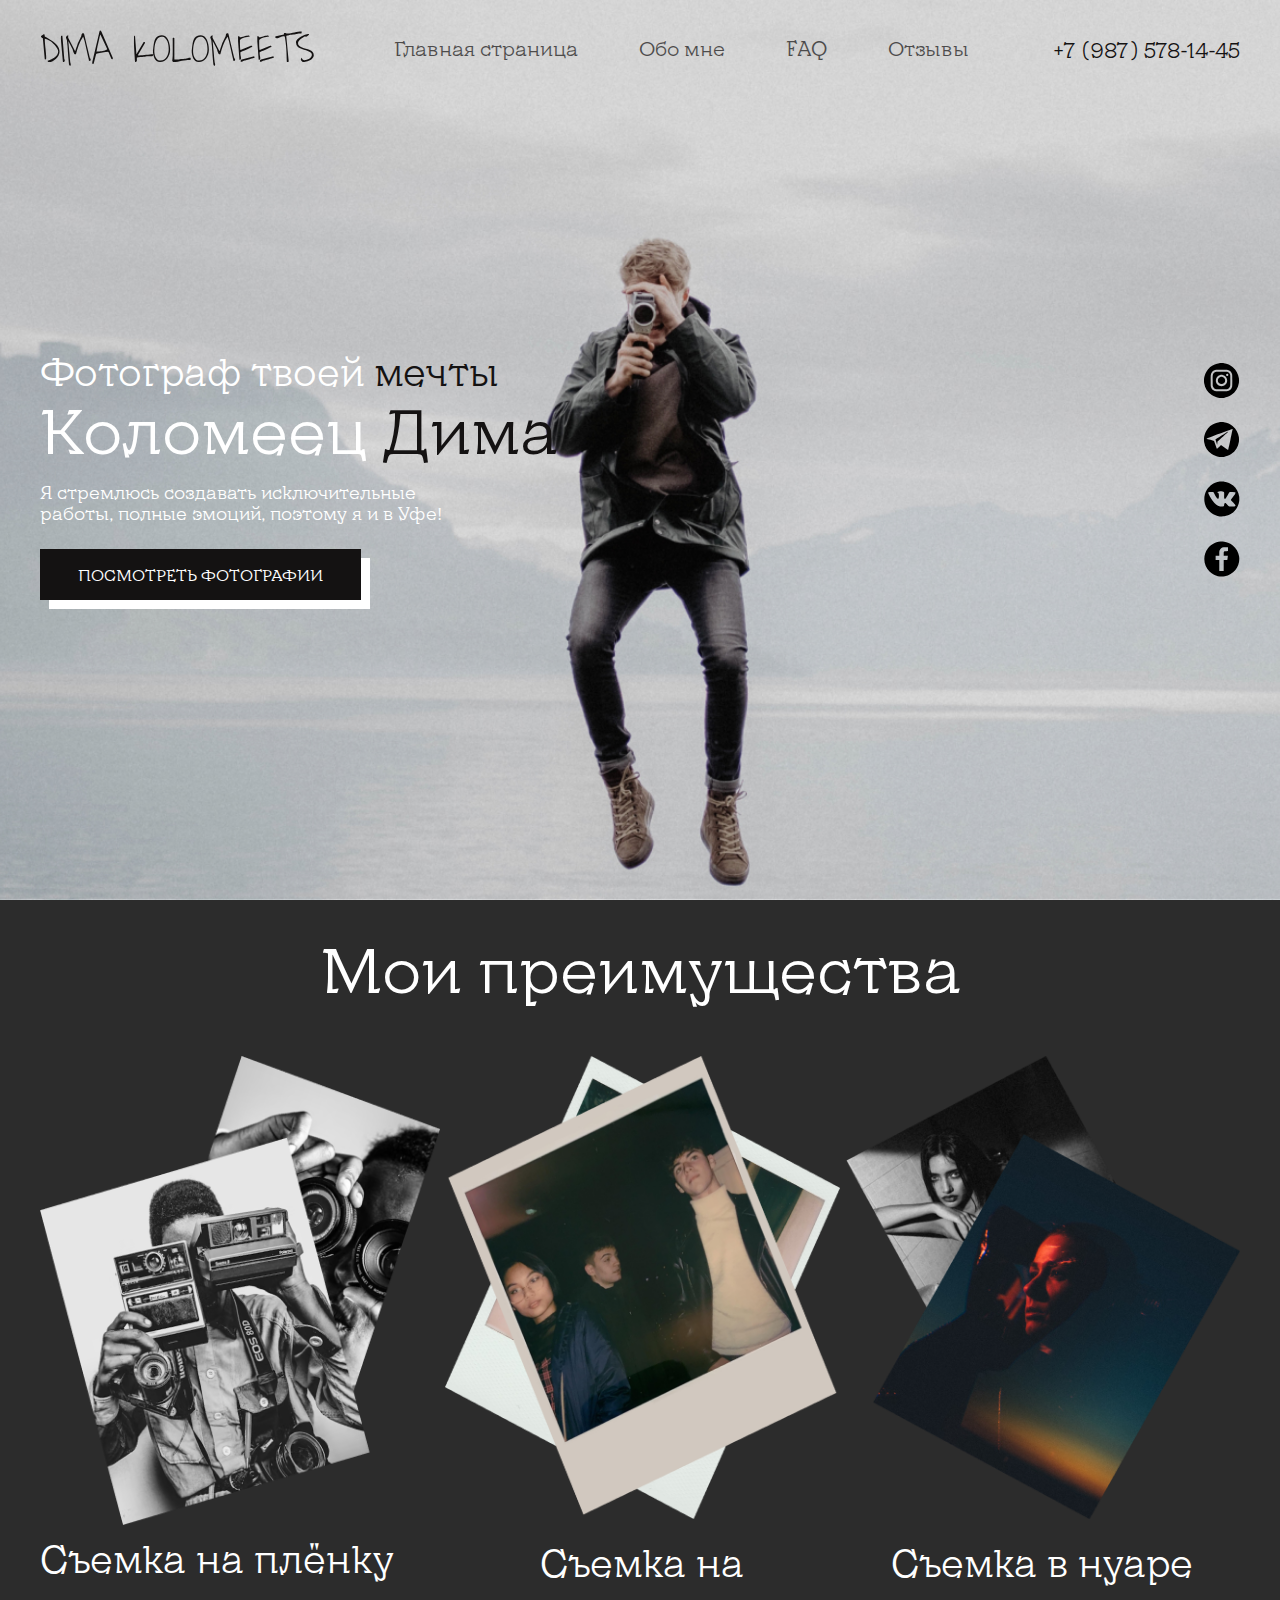
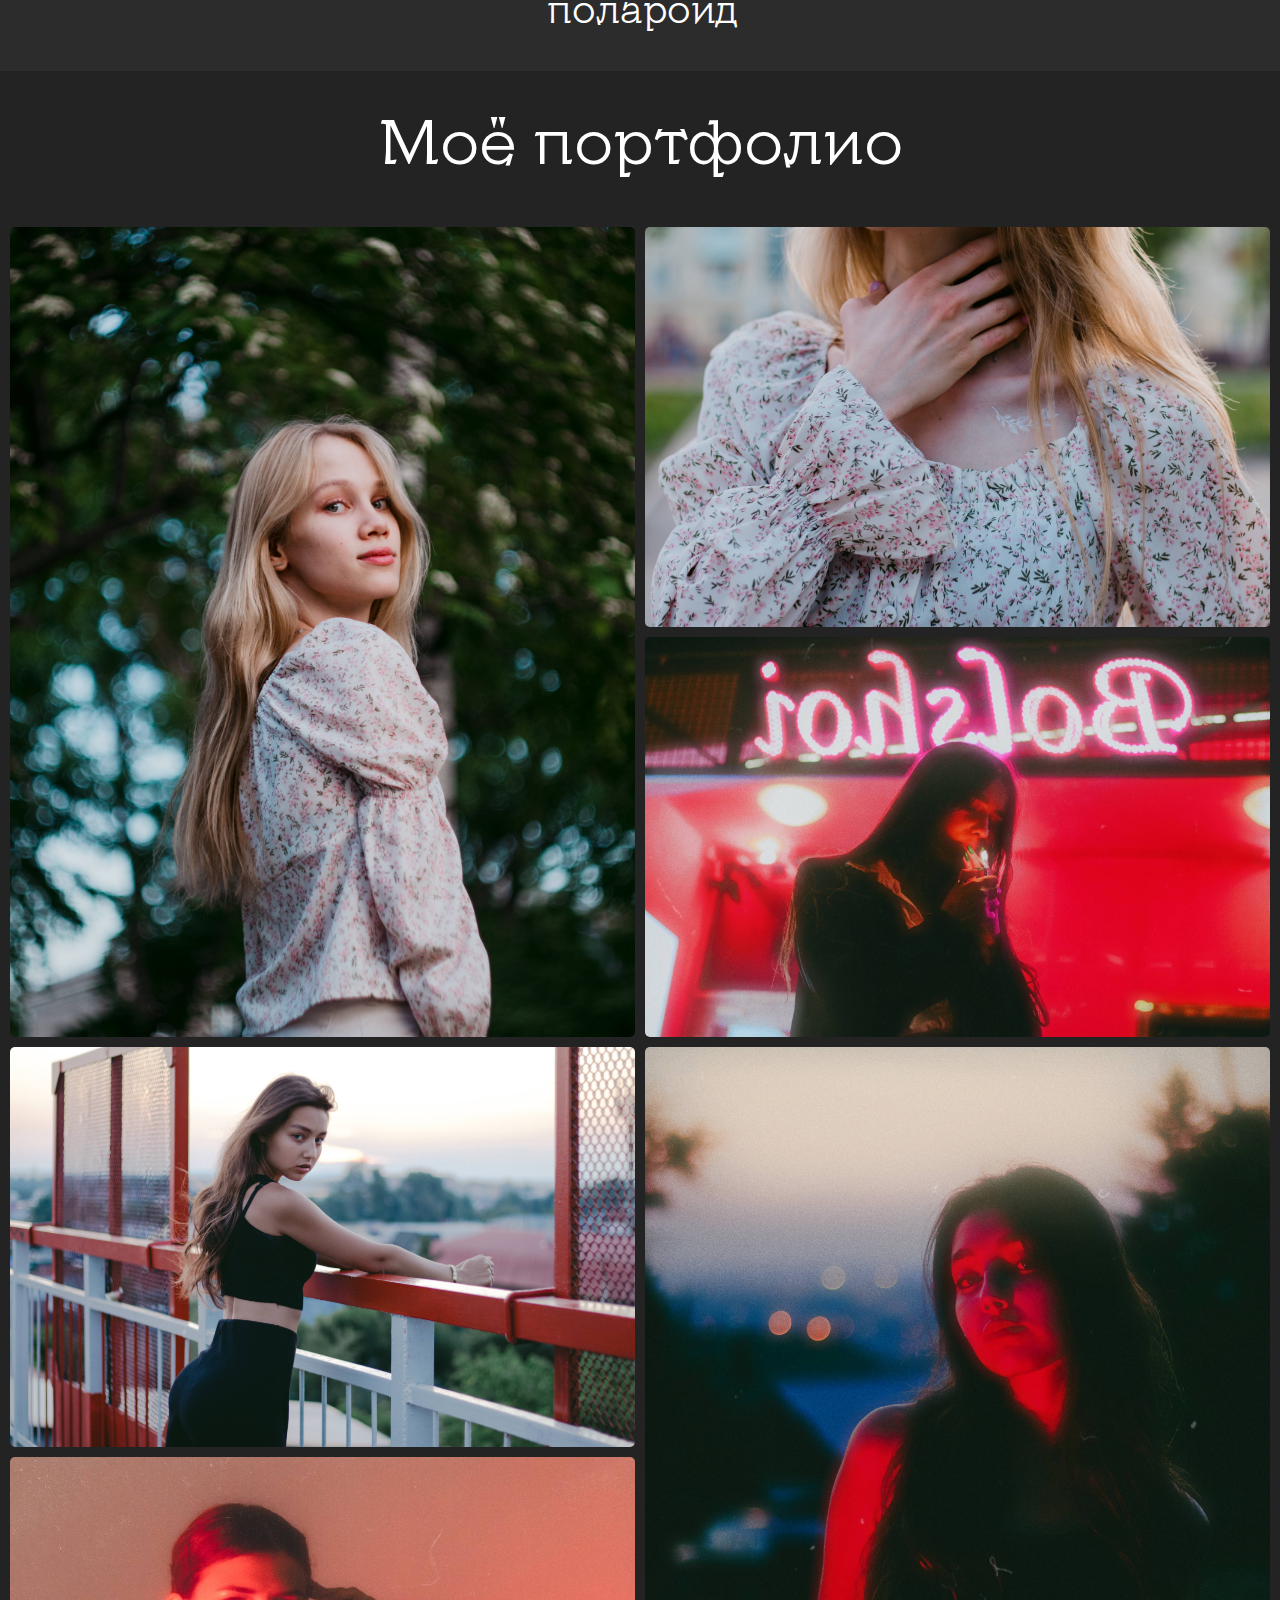
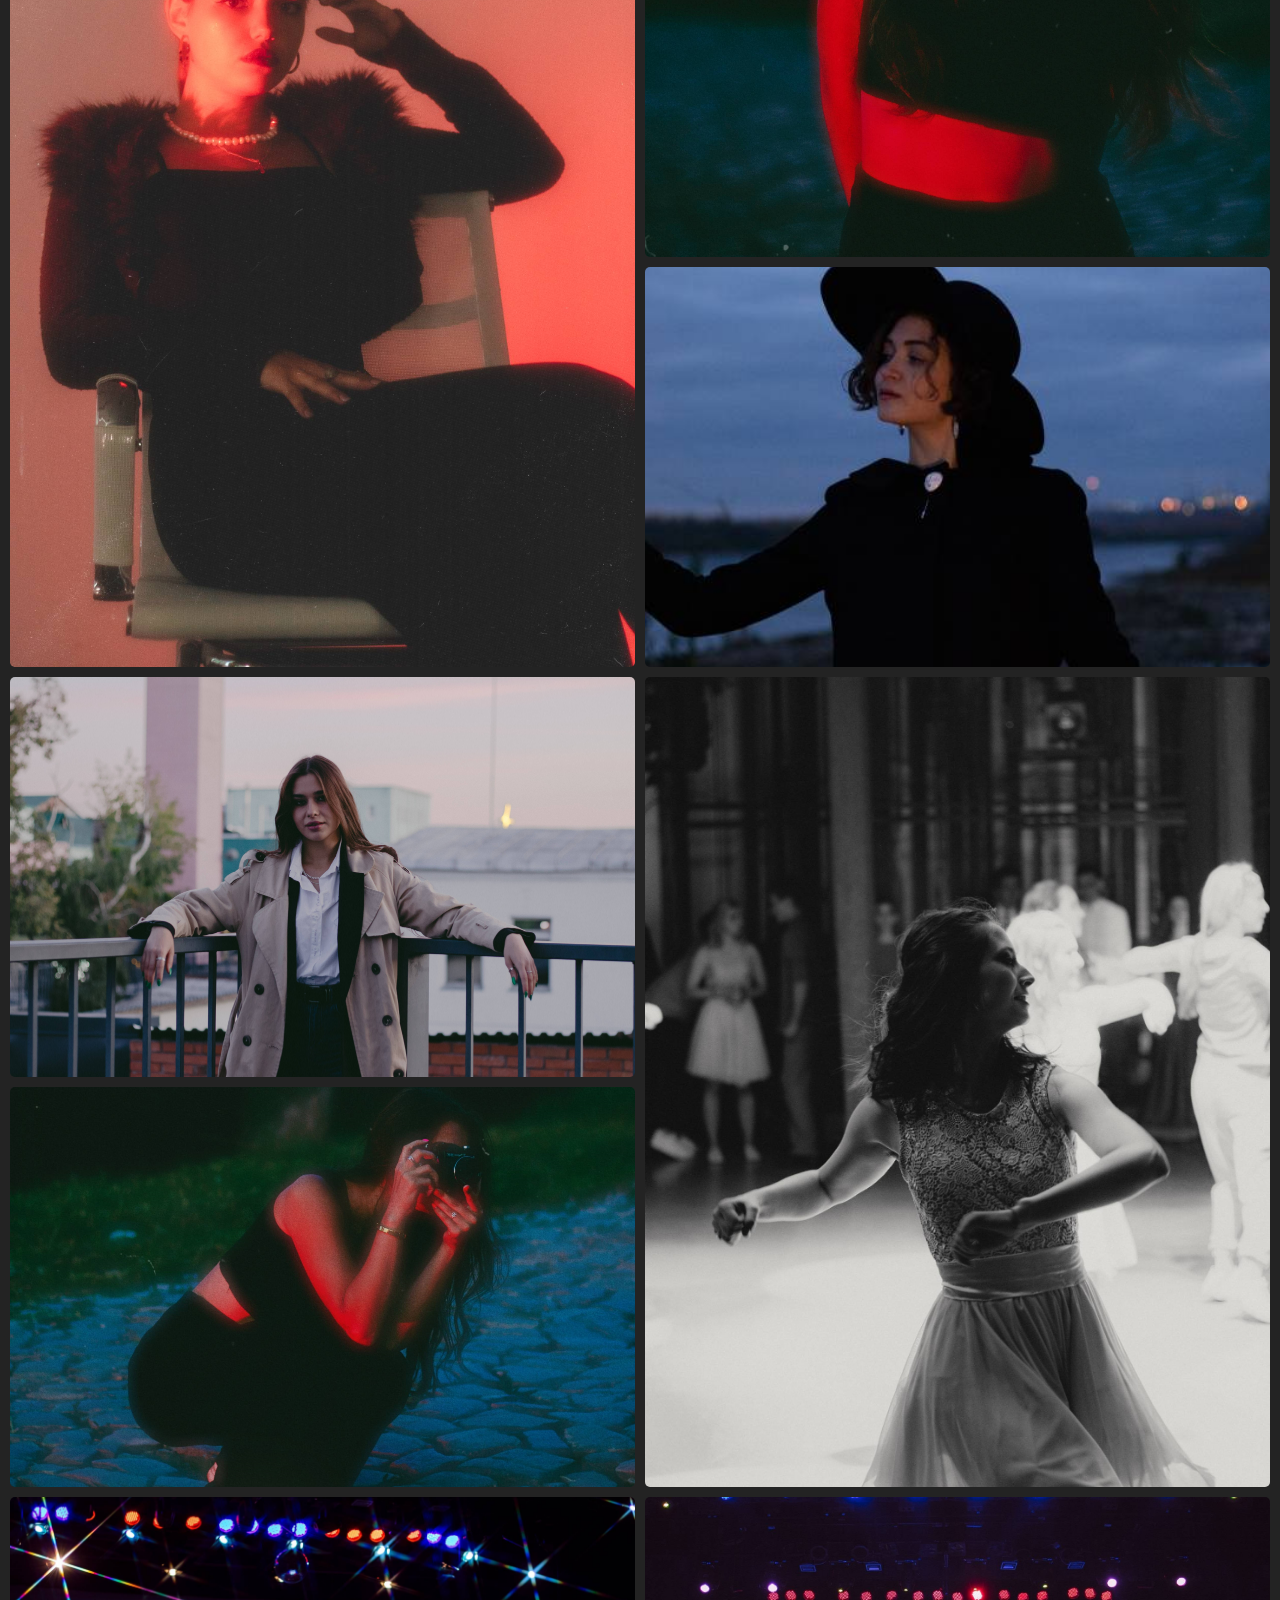
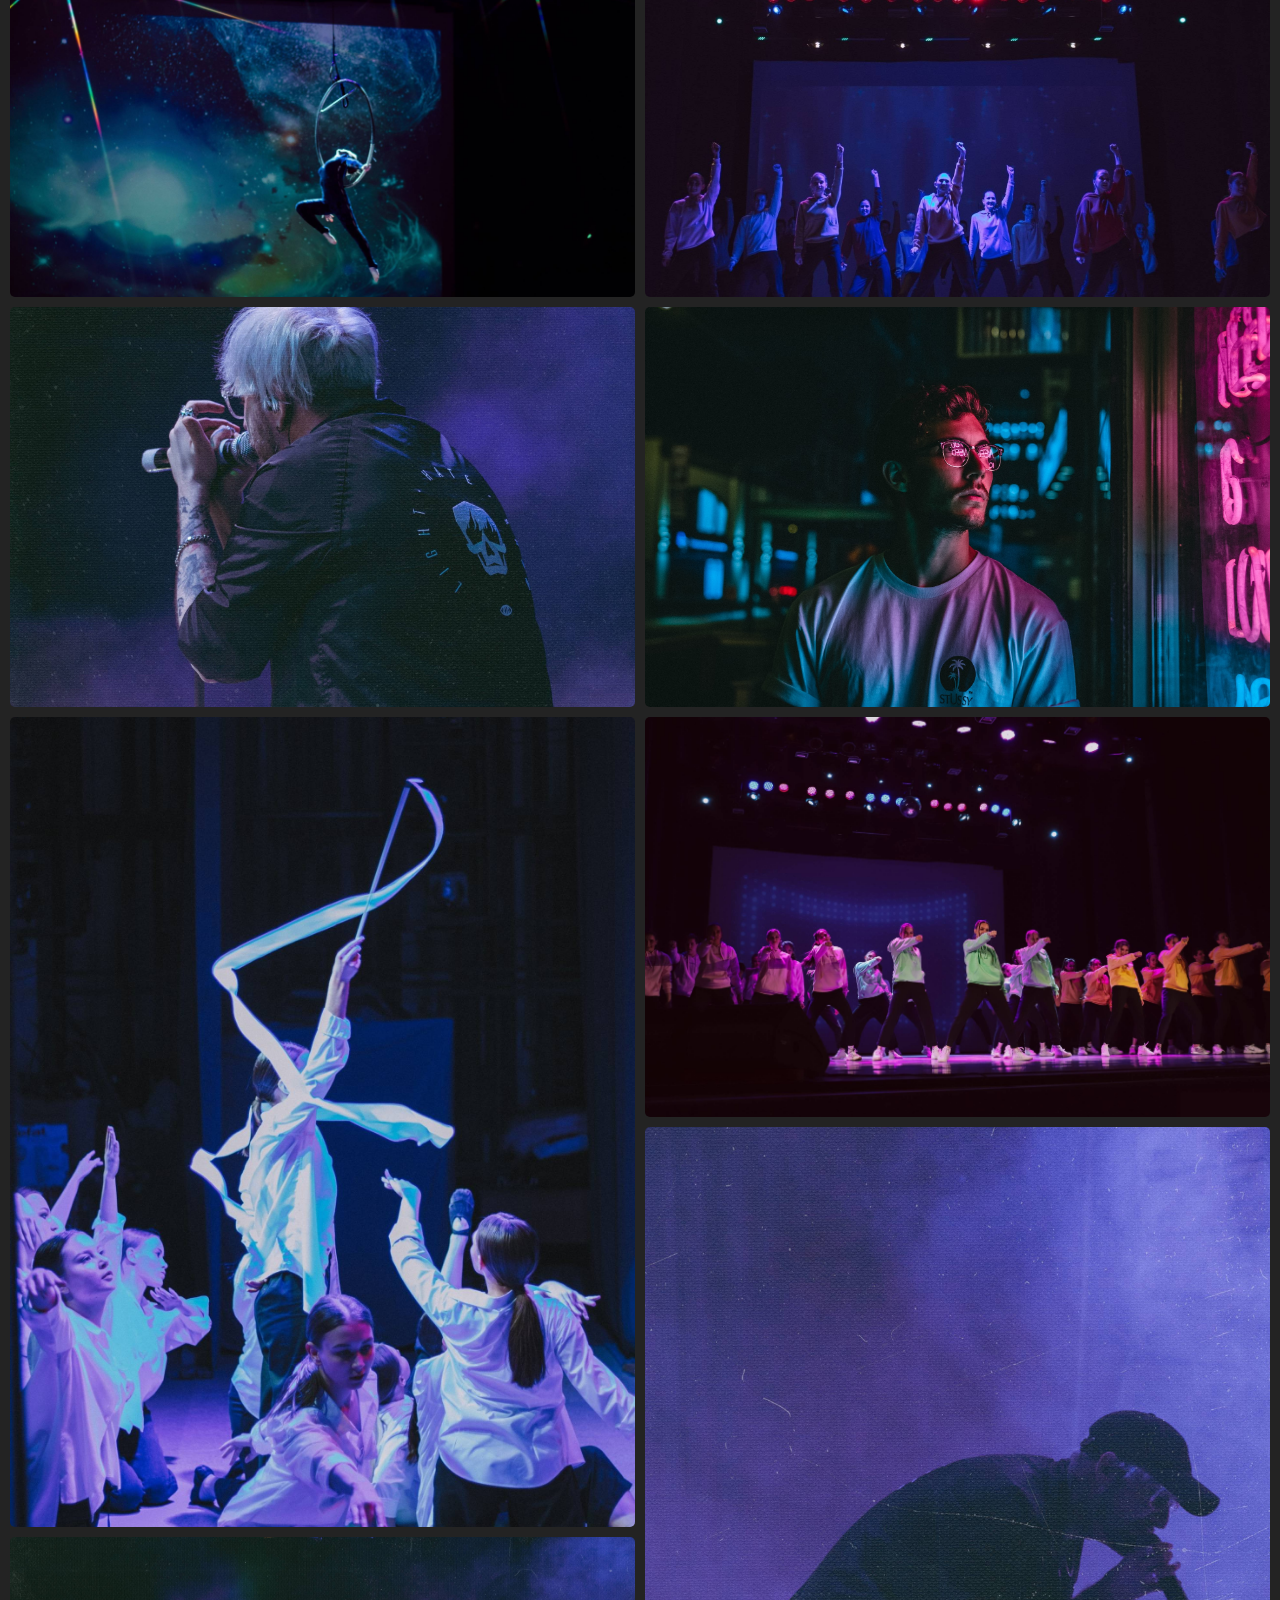
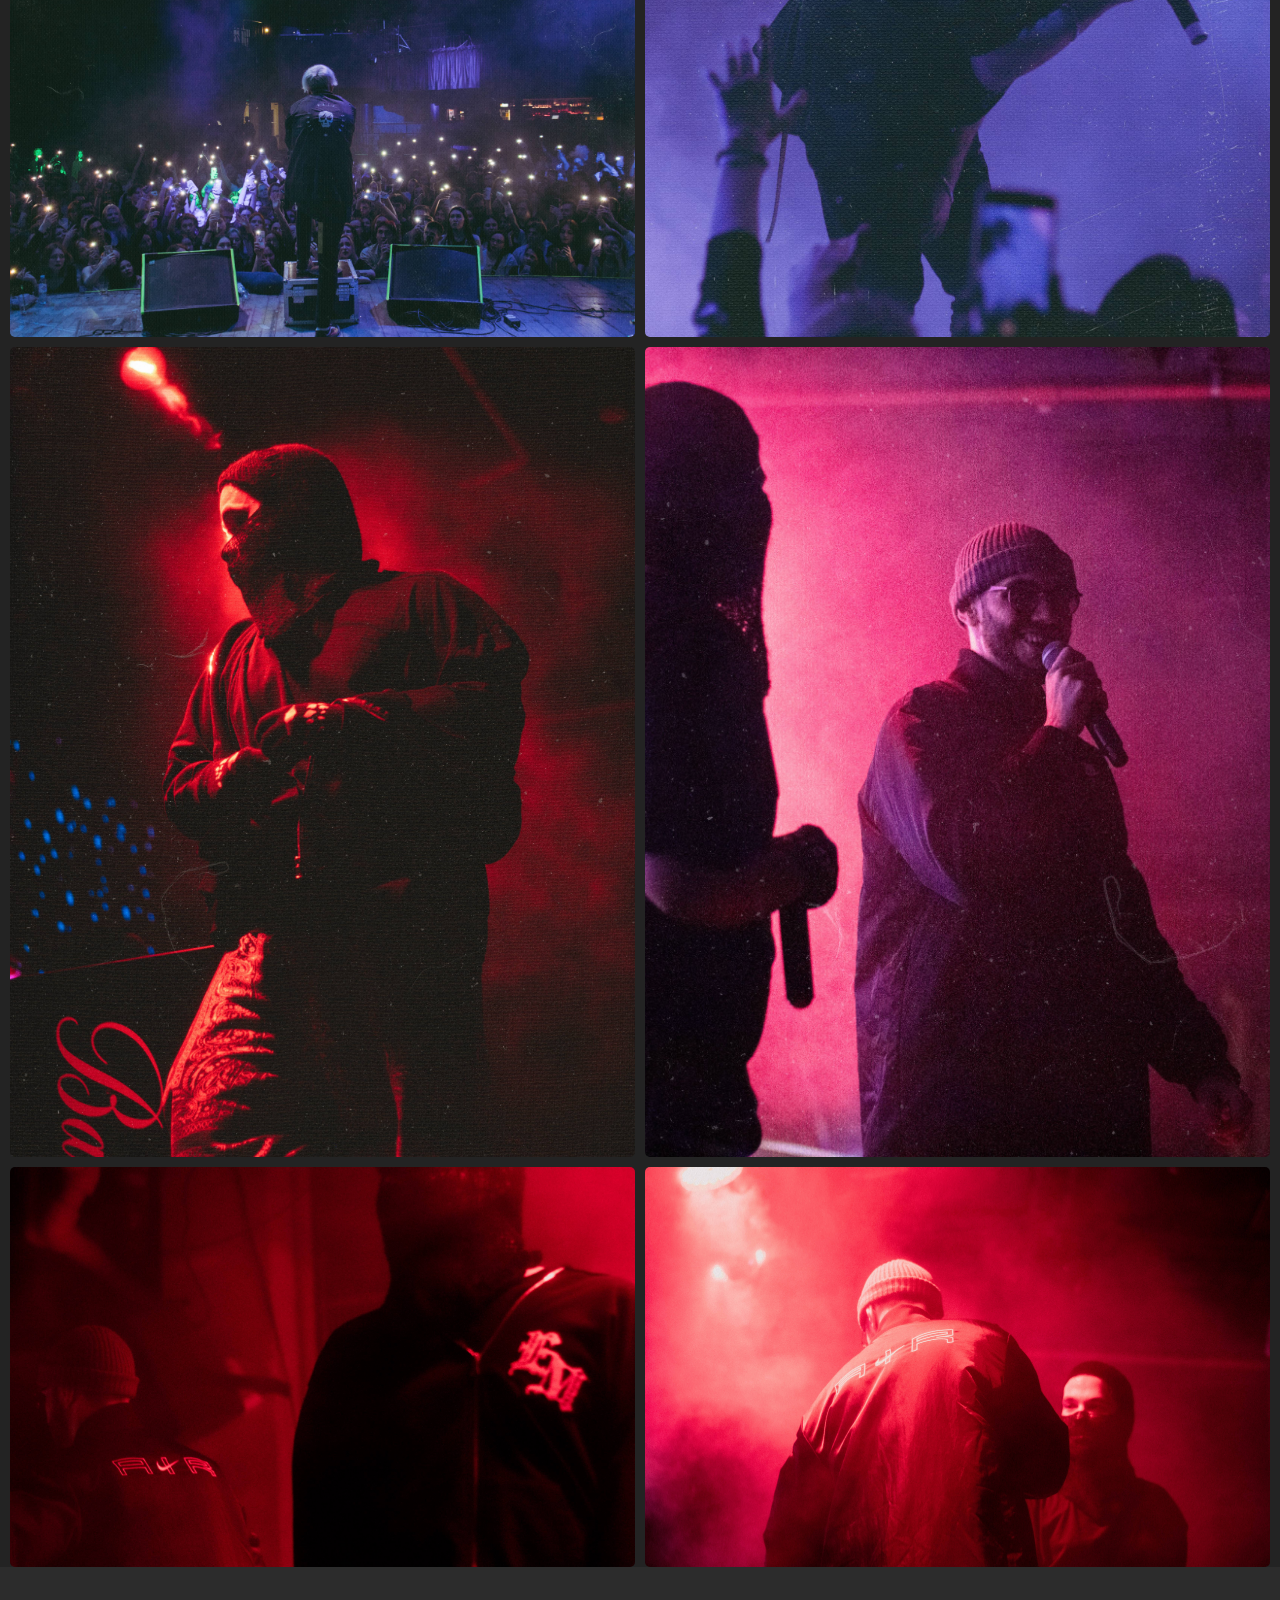
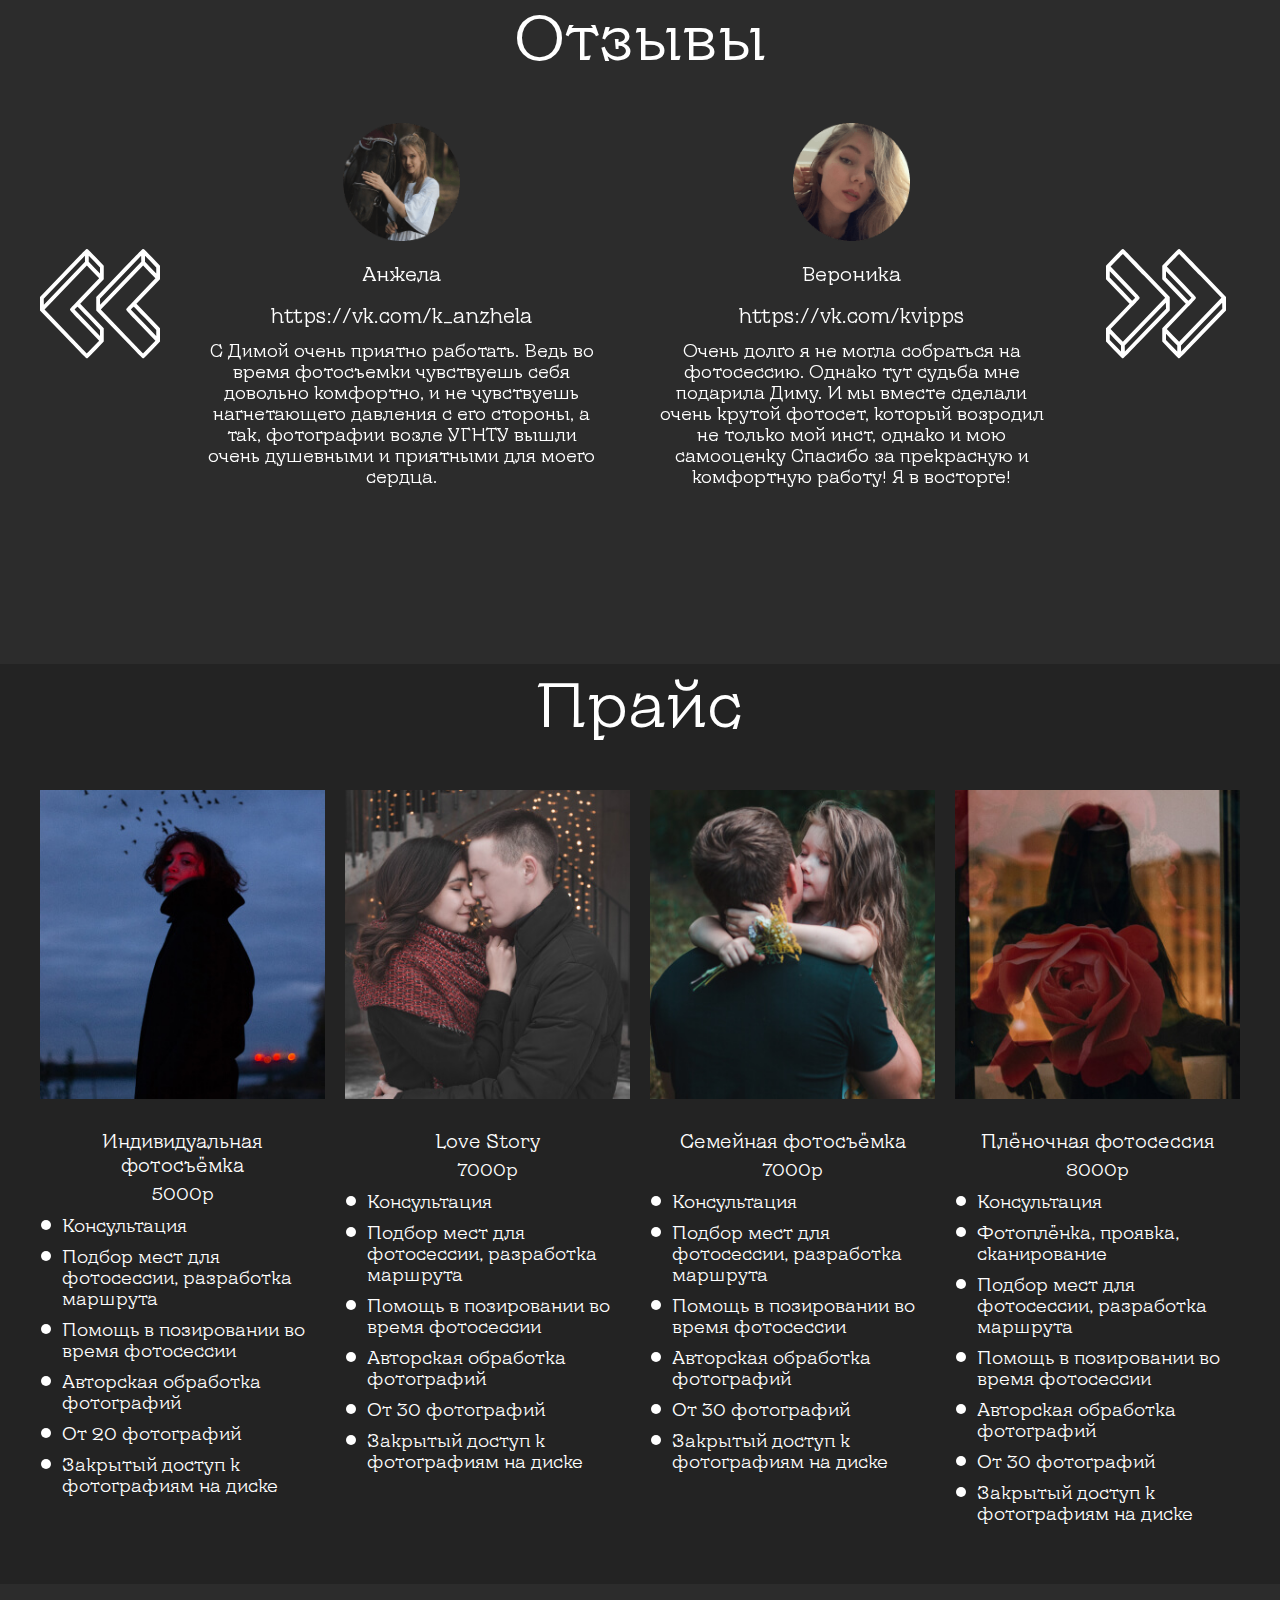
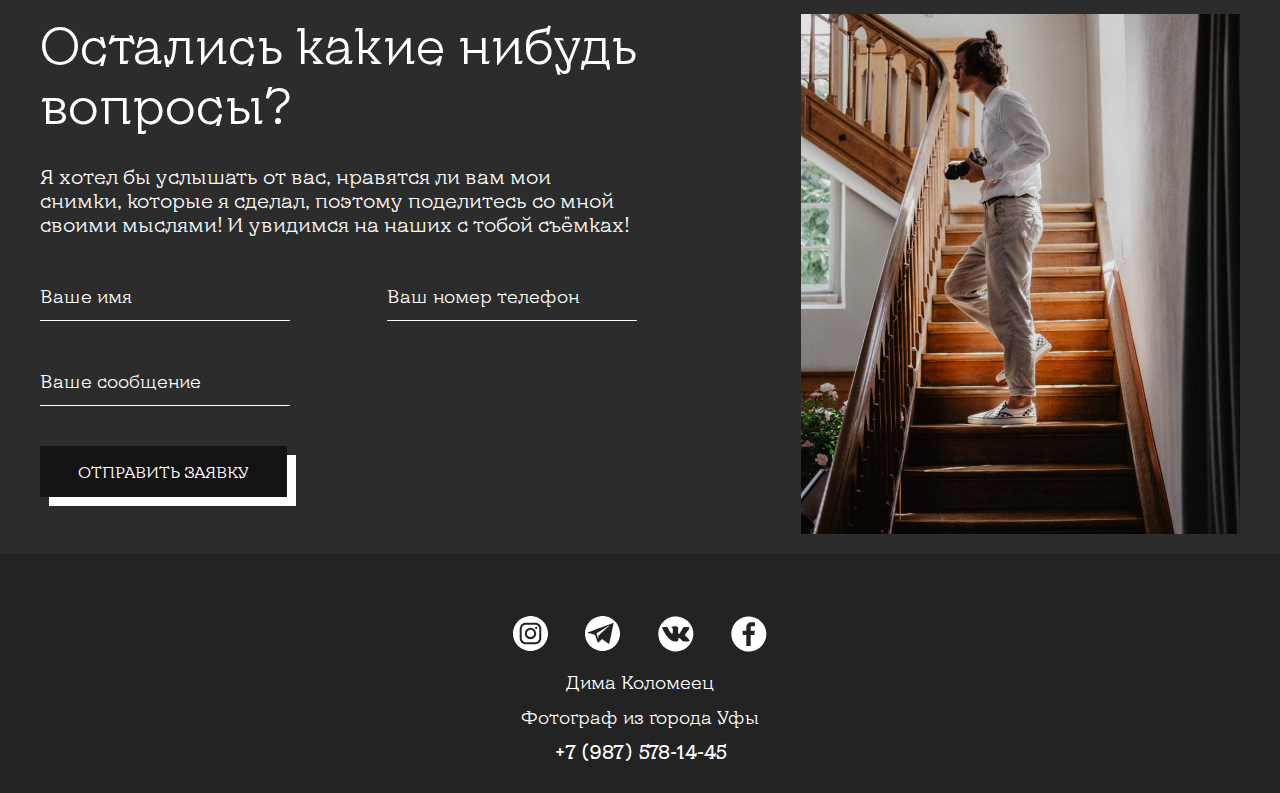
<file: index.html>
<!DOCTYPE html>
<html lang="en">

<head>
  <meta charset="UTF-8">
  <meta name="viewport" content="width=device-width, initial-scale=1.0">
  <link rel="shortcut icon" href="images/Logo.svg" type="image/x-icon"> 
  <meta http-equiv="X-UA-Compatible" content="ie=edge">
  <title>Dima Kolomeets</title>
  <link rel="stylesheet" href="css/reset.css">
  <link rel="stylesheet" href="css/slick.css">
  <link rel="stylesheet" href="css/jquery.fancybox.css">
  <link rel="stylesheet" href="css/style.css">
  <link rel="stylesheet" href="css/media.css">
</head>

<body>
  <!--Начало Главной страницы-->
  <header class="header">
    <div class="container">
      <div class="header__inner">
        <div class="header__top">
          <div class="logo"><img src="images/Logo.svg"></div>
          <nav class="menu">
            
            <ul class="menu__list">
              <li class="menu__item"><a class="menu__link" href="#">Главная страница</a></li>
              <li class="menu__item"><a class="menu__link" href="AboutMe.html">Обо мне</a></li>
              <li class="menu__item"><a class="menu__link" href="FAQ.html">FAQ</a></li>
              <li class="menu__item"><a class="menu__link" href="#">Отзывы</a></li>
            </ul>
            <a class="phone" href="tel:+79875781445">+7 (987) 578-14-45</a>
            <button class="menu-btn">
              <span></span>
            </button>
          </nav>
        </div>
        <div class="header__center">
          <div class="header__column">
            <div class="header__content">
              <h2 class="header__subtitle">
                Фотограф твоей <span>мечты</span>
              </h2>
              <h1 class="header__title">
                Коломеец <span>Дима</span>
              </h1>
              <p class="header__text">
                Я стремлюсь создавать исключительные <br> работы, полные эмоций, поэтому я и в Уфе!
              </p>
              <a href="#" class="button">
                <div class="bottom"></div>
                  <div class="top">
                    <div class="label">ПОСМОТРЕТЬ ФОТОГРАФИИ</div>
                      <div class="button-border button-border-left"></div>
                      <div class="button-border button-border-top"></div>
                      <div class="button-border button-border-right"></div>
                      <div class="button-border button-border-bottom"></div>
                    </div>
              </a>
            </div>

            <div class="header__images">
              <a href="https://instagram.com/leeroy.photo?igshid=YmMyMTA2M2Y=" target="_blank">
                <svg class="instagram" width="35" height="35" viewBox="0 0 35 35" fill="none" xmlns="http://www.w3.org/2000/svg">
                <path class="instagram-path" d="M16.202 0.024559C16.0897 0.0385818 15.6898 0.0876579 15.325 0.129726C12.273 0.473263 9.22795 1.74927 6.62497 3.76143C5.8532 4.35736 4.3307 5.87875 3.73433 6.64996C1.79086 9.15289 0.612157 11.9222 0.121028 15.1052C-0.0403427 16.1569 -0.0403427 18.8631 0.121028 19.9148C0.906834 25.0118 3.57998 29.2675 7.74755 32.0578C10.0629 33.6073 12.4413 34.4977 15.36 34.9113C16.3072 35.0445 18.8892 35.0235 19.9205 34.8763C22.5375 34.4907 25.0493 33.5301 27.1822 32.1069C31.5112 29.2114 34.1703 24.9206 34.914 19.6484C35.0332 18.8141 35.0262 16.1919 34.907 15.3366C34.2895 10.8846 32.1426 6.9304 28.831 4.14002C26.3262 2.0227 23.2041 0.620495 19.9556 0.157768C19.1979 0.0455933 16.6791 -0.0455513 16.202 0.024559ZM22.6638 6.86029C23.6461 6.96545 24.3196 7.15475 25.1125 7.54737C26.5297 8.24847 27.3997 9.25805 27.9259 10.8005C28.2908 11.8732 28.3048 12.0835 28.3048 17.51C28.3048 21.6185 28.2837 22.6491 28.1995 23.1258C27.6874 26.0564 25.7509 27.8162 22.6568 28.1667C21.8149 28.2579 13.171 28.2579 12.3431 28.1667C10.0769 27.9073 8.37199 26.8627 7.49497 25.2011C7.17223 24.5841 6.92667 23.855 6.80038 23.1258C6.64602 22.2635 6.64602 12.7565 6.80038 11.8942C6.99683 10.7514 7.45989 9.69273 8.09134 8.92152C8.98239 7.83482 10.554 7.0566 12.2379 6.86029C13.0237 6.76915 21.857 6.76915 22.6638 6.86029Z" fill="#000000"/>
                <path class="instagram-path" d="M14.7987 8.82335C11.9361 8.87242 11.7537 8.89346 10.7925 9.34917C9.89446 9.76983 9.14373 10.7584 8.82801 11.9362C8.70172 12.3919 8.6947 12.7565 8.6947 17.51C8.6947 22.2634 8.70172 22.628 8.82801 23.0837C9.14373 24.2616 9.89446 25.2501 10.7925 25.6708C11.7537 26.1265 11.9291 26.1475 14.8549 26.1966C16.3072 26.2176 18.6927 26.2176 20.152 26.1966C23.0707 26.1475 23.2461 26.1265 24.2073 25.6708C25.1054 25.2501 25.8561 24.2616 26.1719 23.0837C26.2981 22.628 26.3052 22.2634 26.3052 17.51C26.3052 12.7565 26.2981 12.3919 26.1719 11.9362C25.8561 10.7584 25.1054 9.76983 24.2073 9.34917C23.3233 8.92851 22.9795 8.87242 21.1132 8.84438C20.1871 8.83036 18.9733 8.80932 18.412 8.7953C17.8507 8.78829 16.23 8.80231 14.7987 8.82335ZM23.7022 10.8075C23.8285 10.8635 24.0249 11.0248 24.1372 11.172C24.3056 11.3894 24.3407 11.5015 24.3407 11.8381C24.3407 12.1395 24.3056 12.2938 24.1933 12.441C23.6671 13.1491 22.6708 13.1351 22.2498 12.406C22.0744 12.1045 22.0744 11.5646 22.2428 11.2702C22.5235 10.7934 23.176 10.5901 23.7022 10.8075ZM18.8119 11.9713C21.4079 12.5883 23.183 14.8458 23.183 17.51C23.183 20.693 20.6853 23.1889 17.4999 23.1889C14.3216 23.1889 11.8169 20.686 11.8169 17.51C11.8169 14.8598 13.5779 12.6093 16.1528 11.9713C16.9036 11.789 18.0542 11.789 18.8119 11.9713Z" fill="#000000"/>
                <path class="instagram-path" d="M16.3775 13.9536C15.1637 14.3673 14.3218 15.2436 13.9639 16.4495C13.9008 16.6739 13.8517 17.0875 13.8517 17.4381C13.8517 18.4617 14.2165 19.3451 14.9111 20.0322C15.6197 20.7333 16.4827 21.0838 17.5001 21.0838C18.5244 21.0838 19.4085 20.7192 20.096 20.0251C20.7976 19.317 21.1484 18.4547 21.1484 17.4381C21.1484 15.7624 20.103 14.3813 18.4893 13.9045C17.914 13.7363 16.9458 13.7573 16.3775 13.9536Z" fill="#000000"/>
                </svg>
              </a>
              <a href="@thingsadonai" target="_blank">
                <svg class="telegram" width="35" height="35" viewBox="0 0 35 35" fill="none" xmlns="http://www.w3.org/2000/svg">
                <path class="telegram-path" d="M16.2004 0.0245552C16.0881 0.038578 15.6883 0.0876541 15.3235 0.129719C12.2717 0.473259 9.22705 1.74926 6.62432 3.76142C5.85263 4.35736 4.33028 5.87874 3.73396 6.64995C1.78367 9.15989 0.612097 11.9082 0.121016 15.1052C-0.0403388 16.1569 -0.0403388 18.8631 0.121016 19.9148C0.906745 25.0118 3.57963 29.2675 7.74679 32.0578C10.0619 33.6073 12.4401 34.4977 15.3585 34.9113C16.3056 35.0445 18.8873 35.0235 19.9186 34.8763C22.5353 34.4907 25.0469 33.5301 27.1795 32.1069C31.5081 29.2114 34.1669 24.9206 34.9106 19.6484C35.0298 18.8281 35.0298 16.1919 34.9106 15.3716C34.2721 10.8355 32.1675 6.95844 28.8282 4.14001C26.3237 2.02269 23.2018 0.620491 19.9536 0.157764C19.196 0.0455894 16.6774 -0.0455551 16.2004 0.0245552ZM28.5405 7.10567C28.6037 7.16877 28.6388 7.28094 28.6177 7.36508C28.5967 7.44921 27.6005 12.1045 26.4078 17.7133C25.131 23.7288 24.198 27.9354 24.1489 27.9704C24.0998 27.9985 24.0366 28.0265 24.0156 28.0265C23.9945 28.0265 22.395 26.9047 20.4728 25.5376L16.9721 23.0557L16.5512 23.4623C15.0358 24.9276 13.0505 26.7645 12.9873 26.7645C12.9382 26.7645 12.861 26.7365 12.819 26.7084C12.7698 26.6804 12.1314 24.9206 11.4018 22.8033L10.0759 18.9473L6.477 17.8465C4.49865 17.2436 2.83599 16.7037 2.78688 16.6476C2.65359 16.5215 2.73777 16.3392 2.96227 16.262C3.0675 16.227 5.36155 15.3857 8.06249 14.3901C10.7634 13.4016 16.1443 11.4385 20.0238 10.0363C23.9033 8.62706 27.3619 7.37209 27.7057 7.23888C28.4564 6.95844 28.4072 6.96545 28.5405 7.10567Z" fill="#000000"/>
                <path class="telegram-path-2" d="M23.286 9.91145C23.0966 10.0306 20.3606 11.7343 17.2177 13.6974C14.0747 15.6605 11.486 17.28 11.472 17.294C11.458 17.3081 11.8158 18.535 12.2718 20.0213C12.7348 21.5006 13.1206 22.6995 13.1417 22.6785C13.1698 22.6504 13.4925 19.79 13.4995 19.4815C13.4995 19.4184 15.3516 17.7217 17.6175 15.6955C23.0194 10.886 23.9735 10.0306 24.0437 9.91846C24.0788 9.86237 24.0437 9.79927 23.9595 9.75019C23.756 9.64503 23.6719 9.66606 23.286 9.91145Z" fill="#000000"/>
                </svg>
              </a>
              <a href="https://vk.com/idthingsadonai" target="_blank">
                <svg class="vk" width="36" height="36" viewBox="0 0 36 36" fill="none" xmlns="http://www.w3.org/2000/svg">
                <path class="vk-path" d="M16.523 0.492577C16.4108 0.506599 16.0108 0.555676 15.646 0.597744C12.594 0.94128 9.549 2.21729 6.94602 4.22944C6.17424 4.82538 4.65175 6.34677 4.05538 7.11798C2.11191 9.62792 0.933201 12.3832 0.442073 15.5732C0.280702 16.6249 0.280702 19.3311 0.442073 20.3828C1.22788 25.4798 3.90102 29.7355 8.0686 32.5259C10.3839 34.0753 12.7624 34.9657 15.6811 35.3793C16.6283 35.5125 19.2102 35.4915 20.2416 35.3443C22.8586 34.9587 25.3704 33.9982 27.5033 32.5749C31.8322 29.6794 34.4913 25.3887 35.235 20.1164C35.3543 19.2821 35.3473 16.66 35.228 15.8046C34.6106 11.3526 32.4636 7.39842 29.152 4.60804C26.6473 2.49072 23.5251 1.08851 20.2766 0.625786C19.5189 0.513611 17.0001 0.422466 16.523 0.492577ZM18.3332 10.4412C18.7121 10.4973 19.1751 10.6095 19.3505 10.6866C20.1644 11.0511 20.2486 11.3456 20.1644 13.526C20.1293 14.4094 20.1012 15.4821 20.1083 15.9098C20.1083 17.1367 20.3679 17.7677 20.859 17.7677C21.1607 17.7677 21.4624 17.5433 22.0166 16.9053C22.7674 16.043 23.3637 15.0685 24.346 13.1054L25.2932 11.2124L25.7843 11.1563C26.0579 11.1283 27.3559 11.1142 28.6749 11.1213L31.0674 11.1423L31.2499 11.3106C31.4603 11.5139 31.4744 11.7032 31.32 12.236C31.0674 13.0703 30.5132 13.9607 29.0819 15.8046C27.2928 18.1042 27.0121 18.5319 27.0121 19.0016C27.0121 19.3592 27.3489 19.7798 28.8784 21.3082C29.6923 22.1215 30.5342 23.0049 30.7517 23.2783C31.1376 23.7621 31.5024 24.4211 31.5024 24.6455C31.5024 24.8558 31.2218 25.1222 30.8499 25.2554C30.1413 25.5219 29.5169 25.585 27.6085 25.585C25.8825 25.585 25.7633 25.5779 25.3984 25.4307C24.8582 25.2064 24.1215 24.6245 23.5181 23.9304C22.2341 22.4721 21.7079 22.0444 21.1887 22.0444C21.0133 22.0444 20.8941 22.1075 20.6976 22.3178C20.3959 22.6333 20.2556 23.075 20.1293 24.1126C20.0171 25.0591 19.9399 25.2414 19.5891 25.3396C18.7471 25.5639 17.0212 25.613 16.0529 25.4447C13.2254 24.954 10.7417 23.047 8.4194 19.5906C6.65134 16.9614 4.764 13.5611 4.31497 12.201C4.09046 11.5209 4.13255 11.3666 4.56755 11.2475C5.61295 10.967 8.94561 10.981 9.52795 11.2685C9.7244 11.3596 9.78755 11.4788 10.5874 13.1404C11.4995 15.0334 12.8887 17.1858 13.464 17.6134C13.9341 17.957 14.2638 17.95 14.4954 17.5924C14.9304 16.9264 15.0567 14.2552 14.7269 12.7128C14.6217 12.208 14.2358 11.8153 13.6254 11.598C13.2044 11.4438 13.1904 11.4297 13.2816 11.2895C13.5271 10.925 14.2849 10.5884 15.225 10.4412C16.0389 10.315 17.4983 10.315 18.3332 10.4412Z" fill="#000000"/>
                </svg>
              </a>
              <a href="@elonmusk" target="_blank">
                <svg class="facebook"width="36" height="36" viewBox="0 0 36 36" fill="none" xmlns="http://www.w3.org/2000/svg">
                <path class="facebook-path" d="M16.4969 0.582756C11.0716 1.00356 6.17906 3.90709 3.13699 8.50785C2.52017 9.44063 1.63699 11.2431 1.2725 12.3021C-0.921432 18.7333 0.711751 25.7256 5.51317 30.4737C6.92906 31.8693 8.28187 32.8442 10.0342 33.7139C13.3637 35.376 17.1207 35.9231 20.7936 35.2989C30.2212 33.6858 36.6418 24.6666 35.0787 15.2407C34.3707 10.9836 32.1137 7.11219 28.7773 4.41906C26.31 2.42727 23.2048 1.09473 20.1207 0.694969C19.0483 0.554703 17.4641 0.512623 16.4969 0.582756ZM23.5062 6.24254L23.9758 6.28462V8.19926V10.1139L22.4548 10.1349C20.9408 10.156 20.9198 10.156 20.5202 10.3524C20.2118 10.5067 20.0786 10.6259 19.9244 10.8784L19.7352 11.208L19.7142 13.0104L19.6931 14.8199H21.7609H23.8357V14.9742C23.8357 15.0653 23.7235 15.9701 23.5903 16.994C23.4572 18.018 23.345 18.9087 23.345 18.9718C23.345 19.091 23.2118 19.098 21.5226 19.098H19.7001L19.6861 24.5123L19.6651 29.9337L17.4782 29.9547L15.2842 29.9687V24.5334V19.098H13.4618H11.6394V16.9589V14.8199H13.4618H15.2842V12.8211C15.2842 10.661 15.3333 10.1911 15.6768 9.29335C16.3006 7.62417 17.7515 6.488 19.63 6.20045C20.0856 6.13032 22.602 6.15837 23.5062 6.24254Z" fill="#000000"/>
                </svg>
              </a>
          </div>
        </div>
      </div>
    </div>
  </header>
  <!--Конец Главной страницы-->
  
  <!--Начало 0-ой секции-->
    <section class="advantages">
      <div class="container">
        <h1 class="advantages__title title">Мои преимущества</h1>
        <div class="advantages__cards">
          <div class="advantages__card">
            <div class="advantages__img"><img src="images/advantages-1.png" alt="advantages"></div>
            <h2 class="advantages__up">Съемка на плёнку</h2>
          </div>
          <div class="advantages__card">
            <div class="advantages__img"><img src="images/advantages-2.png" alt="advantages"></div>
            <h2 class="advantages__h2">Съемка на полароид</h2>
          </div>
          <div class="advantages__card">
            <div class="advantages__img"><img src="images/advantages-3.png" alt="advantages"></div>
            <h2 class="advantages__h2">Съемка в нуаре</h2>
          </div>
        </div>
      </div>
    </section>
    <!--Начало 0-ой секции-->
  
  <!--Начало 1-ой секции-->
  <div class="main">
    <section class="portfolio">
      <div class="container">
        <h1 class="title">Моё портфолио</h1>
      </div>
        <div class="grid-wrapper">
          <div class="big">
            <img class="img-1" src="images/Portfolio-1.jpg" alt=""/>
          </div>
          <div class="medium">
            <img class="img-2" src="images/Portfolio-2.jpg" alt="" />
          </div>
          <div class="medium">
            <img class="img-3" src="images/Portfolio-3.jpg" alt="" />
          </div>
          <div class="medium">
            <img class="img-3" src="images/Portfolio-4.jpg" alt="" />
          </div>
          <div class="big">
            <img class="img-4" src="images/Portfolio-5.jpg" alt=""/>
          </div>
          <div class="big">
            <img class="img-5" src="images/Portfolio-6.jpg" alt=""/>
          </div>
          <div class="small">
            <img class="img-6" src="images/Portfolio-7.jpg" alt=""/>
          </div>
          <div class="medium">
            <img class="img-7" src="images/Portfolio-8.jpg" alt="" />
          </div>
          <div class="big">
            <img class="img-8" src="images/Portfolio-9.jpg" alt=""/>
          </div>
          <div class="small">
            <img class="img-9" src="images/Portfolio-17.jpg" alt=""/>
          </div>
          <div class="medium">
            <img class="img-10" src="images/Portfolio-11.jpg" alt="" />
          </div>
          <div class="medium">
            <img class="img-11" src="images/Portfolio-14.jpg" alt="" />
          </div>
          <div class="small">
            <img class="img-12" src="images/Portfolio-21.jpg" alt=""/>
          </div>
          <div class="medium">
            <img class="img-13" src="images/Portfolio-10.jpg" alt="" />
          </div>
          <div class="big">
            <img class="img-14" src="images/Portfolio-13.jpg" alt=""/>
          </div>
          <div class="medium">
            <img class="img-15" src="images/Portfolio-12.jpg" alt="" />
          </div>
          <div class="big">
            <img class="img-16" src="images/Portfolio-15.jpg" alt=""/>
          </div>
          <div class="medium">
            <img class="img-17" src="images/Portfolio-16.jpg" alt=""/>
          </div>
          <div class="big">
            <img class="img-18" src="images/Portfolio-18.jpg" alt=""/>
          </div>
          <div class="big">
            <img class="img-19" src="images/Portfolio-19.jpg" alt=""/>
          </div>
          <div class="medium">
            <img class="img-20" src="images/Portfolio-20.jpg" alt=""/>
          </div>
          <div class="small">
            <img class="img-21" src="images/Portfolio-22.jpg" alt=""/>
          </div>
        </div>
    </section>
    <!--Конец 1-ой секции-->
    
    <!--Начало 2-ой секции-->
    <section class="otzivi">
      <div class="slider">
        <div class="container container__otzivi">
          <h1 class="title">Отзывы</h1>
          <div class="owl-carousel">
              <div class="item">
                <img src="images/Otzivi-1.png" alt="Anzela" class="slider__box-img">
                <h3 class="slider__box-title">Анжела</h3>
                <a href="https://vk.com/k_anzhela"  target="_blank">
                <h3 class="slider__box-description">https://vk.com/k_anzhela</h3>
                </a>
                <p class="slider__box-text">С Димой очень приятно работать. Ведь во время фотосъемки чувствуешь себя довольно комфортно, и не чувствуешь нагнетающего давления с его стороны, а так, фотографии возле УГНТУ вышли очень душевными и приятными для моего сердца.</p>
              </div>

              <div class="item">
                <img src="images/Otzivi-2.png" alt="Veronika" class="slider__box-img">
                <h3 class="slider__box-title">Вероника</h3>
                <a href="https://vk.com/kvipps"  target="_blank">
                <h3 class="slider__box-description">https://vk.com/kvipps</h3>
                </a>
                <p class="slider__box-text">Очень долго я не могла собраться на фотосессию. Однако тут судьба мне подарила  Диму. И мы вместе сделали очень крутой фотосет, который возродил не только мой инст, однако и мою самооценку Спасибо за прекрасную и комфортную работу! Я в восторге!</p>
              </div>

              <div class="item">
                <img src="images/Otzivi-3.png" alt="Farida" class="slider__box-img">
                <h3 class="slider__box-title">Фарида</h3>
                <a href="https://vk.com/vahfari"  target="_blank">
                <h3 class="slider__box-description">https://vk.com/vahfari</h3>
                </a>
                <p class="slider__box-text">Дима -  просто невероятный человек, который сделал для меня один из лучших фотосетов в моей жизни, за что я очень благодарна ему. Также Дима всегда внимательно выслушает все мои пожелания по фотосессии и сделает всё, чтобы их воплотить в замечтальный фотосет!</p>
              </div>

              <div class="item">
                <img src="images/Otzivi-4.png" alt="Veronika" class="slider__box-img">
                <h3 class="slider__box-title">Виолетта</h3>
                <a href="https://vk.com/chmo___k" target="_blank">
                <h3 class="slider__box-description">https://vk.com/chmo___k</h3>
                </a>
                <p class="slider__box-text">Дима замечательный человек и фотограф! Неоднократно в этом убедилась, будучи непосредственно объектом его фотосъемки.Легкость в общении, абсолютное раскрепощение и множество кадров, с целью найти то самое. С Димой здорово иметь дело не только в процессе фотосъемки, однако и после.</p>
              </div>
          </div>
          <div class="slider_nav">
            <button class="am-next">
              <svg class="arrow" width="120" height="110" viewBox="0 0 120 110" fill="none" xmlns="http://www.w3.org/2000/svg">
              <path fill-rule="evenodd" clip-rule="evenodd" d="M111.969 100.975L120 92.6121V85.91V79.208L108.226 66.9384L96.4516 54.6689L108.226 42.3994L120 30.1299V23.4278V16.7257L111.969 8.3628C104.496 0.581017 103.881 -8.39233e-05 103.123 -8.39233e-05C102.354 -8.39233e-05 100.999 1.36201 79.2787 23.9801L56.25 47.96V54.6689V61.3778L79.2787 85.3577C100.999 107.976 102.354 109.338 103.123 109.338C103.881 109.338 104.496 108.757 111.969 100.975ZM55.7189 100.975L63.75 92.6121V85.91V79.208L51.9757 66.9384L40.2016 54.6689L51.9757 42.3994L63.75 30.1299V23.4278L63.75 16.7257L55.7189 8.3628C48.2456 0.581017 47.6311 -8.39233e-05 46.8727 -8.39233e-05C46.1037 -8.39233e-05 44.7492 1.36201 23.0288 23.9801L0 47.96L0 54.6689V61.3778L23.0288 85.3577C44.7492 107.976 46.1037 109.338 46.8727 109.338C47.6311 109.338 48.2456 108.757 55.7189 100.975ZM81.9138 82.4913L60.821 60.526L81.9729 38.5003L103.125 16.4746L109.276 22.8796L115.427 29.2849L100.838 44.4831C87.1624 58.7308 86.25 59.7341 86.25 60.5263C86.25 61.3185 87.1624 62.3218 100.838 76.569L115.425 91.7667L109.335 98.1117C105.986 101.601 103.192 104.457 103.126 104.457C103.061 104.457 93.5149 94.5724 81.9138 82.4913ZM25.6638 82.4913L4.57101 60.526L25.7229 38.5003L46.8745 16.4746L53.0257 22.8796L59.1766 29.2849L44.5882 44.4831C30.9124 58.7308 30 59.7341 30 60.5263C30 61.3185 30.9124 62.3218 44.5877 76.569L59.1755 91.7667L53.0855 98.1117C49.736 101.601 46.9418 104.457 46.8762 104.457C46.8105 104.457 37.2649 94.5724 25.6638 82.4913ZM92.2291 59.0593C92.9998 58.2483 93.7364 57.6152 93.866 57.6523C93.9956 57.6894 99.0851 62.942 105.176 69.3248L116.25 80.9303V83.9681V87.0061L103.539 73.7699L90.828 60.5336L92.2291 59.0593ZM35.9791 59.0593C36.7498 58.2483 37.4864 57.6152 37.616 57.6523C37.7456 57.6894 42.8348 62.942 48.9258 69.3248L60 80.9303V83.9681V87.0061L47.2889 73.7699L34.578 60.5336L35.9791 59.0593ZM80.5587 28.257L101.133 6.83109L101.199 9.81348L101.265 12.7961L80.6913 34.2217L60.1172 55.6476L60.0509 52.6652L59.9848 49.6826L80.5587 28.257ZM24.3087 28.257L44.8828 6.83109L44.9491 9.81348L45.0152 12.7961L24.4413 34.2217L3.86719 55.6476L3.80087 52.6652L3.73476 49.6826L24.3087 28.257ZM105 9.76614V6.71541L110.625 12.5689L116.25 18.4224V21.4731V24.5238L110.625 18.6703L105 12.8169V9.76614ZM48.75 9.76614V6.71541L54.375 12.5689L60 18.4224L60 21.4731V24.5238L54.375 18.6703L48.75 12.8169V9.76614Z" fill="white"/>
              </svg>
            </button>
            <button class="am-prev">
              <svg class="arrow" width="120" height="110" viewBox="0 0 120 110" fill="none" xmlns="http://www.w3.org/2000/svg">
              <path fill-rule="evenodd" clip-rule="evenodd" d="M8.03109 8.36289L0 16.7258V23.4279V30.1299L11.7743 42.3995L23.5484 54.669L11.7743 66.9385L0 79.208V85.9101V92.6122L8.03109 100.975C15.5044 108.757 16.1189 109.338 16.8773 109.338C17.6463 109.338 19.0008 107.976 40.7213 85.3578L63.75 61.3779V54.669V47.9601L40.7213 23.9802C19.0008 1.36209 17.6463 0 16.8773 0C16.1189 0 15.5044 0.581102 8.03109 8.36289ZM64.2811 8.36289L56.25 16.7258V23.4279V30.1299L68.0243 42.3995L79.7984 54.669L68.0243 66.9385L56.25 79.208V85.9101V92.6122L64.2811 100.975C71.7544 108.757 72.3689 109.338 73.1273 109.338C73.8963 109.338 75.2508 107.976 96.9712 85.3578L120 61.3779V54.669V47.9601L96.9712 23.9802C75.2508 1.36209 73.8963 0 73.1273 0C72.3689 0 71.7544 0.581102 64.2811 8.36289ZM38.0862 26.8466L59.179 48.8118L38.0271 70.8376L16.8755 92.8633L10.7243 86.4583L4.57336 80.053L19.1618 64.8547C32.8376 50.6071 33.75 49.6038 33.75 48.8116C33.75 48.0194 32.8376 47.0161 19.1623 32.7689L4.57453 17.5712L10.6645 11.2262C14.014 7.73639 16.8082 4.88116 16.8738 4.88116C16.9395 4.88116 26.4851 14.7655 38.0862 26.8466ZM94.3362 26.8466L115.429 48.8118L94.2771 70.8376L73.1255 92.8633L66.9743 86.4583L60.8234 80.053L75.4118 64.8547C89.0876 50.6071 90 49.6038 90 48.8116C90 48.0194 89.0876 47.0161 75.4123 32.7689L60.8245 17.5712L66.9145 11.2262C70.264 7.73639 73.0582 4.88116 73.1238 4.88116C73.1895 4.88116 82.7351 14.7655 94.3362 26.8466ZM27.7709 50.2786C27.0002 51.0896 26.2636 51.7227 26.134 51.6856C26.0044 51.6485 20.9149 46.3959 14.8242 40.0131L3.75 28.4076V25.3698V22.3318L16.4611 35.568L29.172 48.8043L27.7709 50.2786ZM84.0209 50.2786C83.2502 51.0896 82.5136 51.7227 82.384 51.6856C82.2544 51.6485 77.1652 46.3959 71.0742 40.0131L60 28.4076V25.3698V22.3318L72.7111 35.568L85.422 48.8043L84.0209 50.2786ZM39.4413 81.0809L18.8672 102.507L18.8009 99.5244L18.7348 96.5418L39.3087 75.1162L59.8828 53.6903L59.9491 56.6727L60.0152 59.6553L39.4413 81.0809ZM95.6913 81.0809L75.1172 102.507L75.0509 99.5244L74.9848 96.5418L95.5587 75.1162L116.133 53.6903L116.199 56.6727L116.265 59.6553L95.6913 81.0809ZM15 99.5718V102.622L9.375 96.769L3.75 90.9155V87.8648V84.814L9.375 90.6675L15 96.521V99.5718ZM71.25 99.5718V102.622L65.625 96.769L60 90.9155V87.8648V84.814L65.625 90.6675L71.25 96.521V99.5718Z" fill="white"/>
              </svg>
            </button>
          </div>
        </div>
      </div>
    </div>
    </section>
  <!--Конец 2-ой секции-->
  
  <!--Начало 3-ей секции-->
  <div class="price">
    <div class="container">
      <h1 class="title">Прайс</h1>
      <div class="price__inner">
        <div class="price__card">
          <img class="price__images" src="images/Price-1.jpg" alt="Girl">
          <h3 class="price__subtitle">Индивидуальная фотосъёмка</h3>
          <p class="price__title">5000р</p>
          <ul class="price__text">
            <li>Консультация</li>
            <li>Подбор мест для фотосессии, разработка маршрута</li>
            <li>Помощь в позировании во время фотосессии</li>
            <li>Авторская обработка фотографий</li>
            <li>От 20 фотографий</li>
            <li>Закрытый доступ к фотографиям на диске</li>
          </ul>
        </div>

        <div class="price__card">
          <img class="price__images" src="images/Price-2.jpg" alt="Girl">
          <h3 class="price__subtitle">Love Story</h3>
          <p class="price__title">7000р</p>
          <ul class="price__text">
            <li>Консультация</li>
            <li>Подбор мест для фотосессии, разработка маршрута</li>
            <li>Помощь в позировании во время фотосессии</li>
            <li>Авторская обработка фотографий</li>
            <li>От 30 фотографий</li>
            <li>Закрытый доступ к фотографиям на диске</li>
          </ul>
        </div>

        <div class="price__card">
          <img class="price__images" src="images/Price-3.jpg" alt="Girl">
          <h3 class="price__subtitle">Семейная фотосъёмка</h3>
          <p class="price__title">7000р</p>
          <ul class="price__text">
            <li>Консультация</li>
            <li>Подбор мест для фотосессии, разработка маршрута</li>
            <li>Помощь в позировании во время фотосессии</li>
            <li>Авторская обработка фотографий</li>
            <li>От 30 фотографий</li>
            <li>Закрытый доступ к фотографиям на диске</li>
          </ul>
        </div>

        <div class="price__card">
          <img class="price__images" src="images/Price-4.jpg" alt="Girl">
          <h3 class="price__subtitle">Плёночная фотосессия</h3>
          <p class="price__title">8000р</p>
          <ul class="price__text">
            <li>Консультация</li>
            <li>Фотоплёнка, проявка, сканирование</li>
            <li>Подбор мест для фотосессии, разработка маршрута</li>
            <li>Помощь в позировании во время фотосессии</li>
            <li>Авторская обработка фотографий</li>
            <li>От 30 фотографий</li>
            <li>Закрытый доступ к фотографиям на диске</li>
          </ul>
        </div>
      </div>
    </div>
  </div>
  <!--Конец 3-ей секции-->

  <!--Начало 4-ой секции-->
  <section class="question">
    <div class="container">
      <div class="question__inner">
        <div class="question__text">
          <h1 class="title title-question">Остались какие нибудь вопросы?</h1>
          <h3 class="question__subtitle">Я хотел бы услышать от вас, нравятся ли вам мои снимки, которые я сделал, поэтому поделитесь со мной своими мыслями! И увидимся на наших с тобой съёмках!</h3>
          <div class="login-box">
            <form class="form">
              <div class="user-box">
                <input type="text" name="" required="">
                <label>Ваше имя</label>
              </div>
              <div class="user-box">
                <input type="text" name="" required="">
                <label>Ваш номер телефон</label>
              </div>
            </form>
            <form class="form">
              <div class="user-box box-text">
                <input type="text" name="" required="">
                <label>Ваше сообщение</label>
              </div>
            </form>
            <a href="#" class="button">
              <div class="bottom"></div>
                <div class="top">
                  <div class="label">Отправить заявку</div>
                    <div class="button-border button-border-left"></div>
                    <div class="button-border button-border-top"></div>
                    <div class="button-border button-border-right"></div>
                    <div class="button-border button-border-bottom"></div>
                  </div>
            </a>
          </div>
        </div>
        <div class="question__img">
          <img class="question__images" src="images/Question.jpg" alt="Dima">
        </div>
      </div>
    </div>
  </section>
  <!--Конец 4-ой секции-->

  <!--Начало Подвала-->
  <div class="footer">
    <div class="container">
      <div class="footer__inner">
        <div class="footer__images">
          <a class="footer__link" href="https://instagram.com/leeroy.photo?igshid=YmMyMTA2M2Y=" target="_blank"><svg width="35" height="35" viewBox="0 0 35 35" fill="none" xmlns="http://www.w3.org/2000/svg">
            <path d="M16.202 0.024559C16.0897 0.0385818 15.6898 0.0876579 15.325 0.129726C12.273 0.473263 9.22795 1.74927 6.62497 3.76143C5.8532 4.35736 4.3307 5.87875 3.73433 6.64996C1.79086 9.15289 0.612157 11.9222 0.121028 15.1052C-0.0403427 16.1569 -0.0403427 18.8631 0.121028 19.9148C0.906834 25.0118 3.57998 29.2675 7.74755 32.0578C10.0629 33.6073 12.4413 34.4977 15.36 34.9113C16.3072 35.0445 18.8892 35.0235 19.9205 34.8763C22.5375 34.4907 25.0493 33.5301 27.1822 32.1069C31.5112 29.2114 34.1703 24.9206 34.914 19.6484C35.0332 18.8141 35.0262 16.1919 34.907 15.3366C34.2895 10.8846 32.1426 6.9304 28.831 4.14002C26.3262 2.0227 23.2041 0.620495 19.9556 0.157768C19.1979 0.0455933 16.6791 -0.0455513 16.202 0.024559ZM22.6638 6.86029C23.6461 6.96545 24.3196 7.15475 25.1125 7.54737C26.5297 8.24847 27.3997 9.25805 27.9259 10.8005C28.2908 11.8732 28.3048 12.0835 28.3048 17.51C28.3048 21.6185 28.2837 22.6491 28.1995 23.1258C27.6874 26.0564 25.7509 27.8162 22.6568 28.1667C21.8149 28.2579 13.171 28.2579 12.3431 28.1667C10.0769 27.9073 8.37199 26.8627 7.49497 25.2011C7.17223 24.5841 6.92667 23.855 6.80038 23.1258C6.64602 22.2635 6.64602 12.7565 6.80038 11.8942C6.99683 10.7514 7.45989 9.69273 8.09134 8.92152C8.98239 7.83482 10.554 7.0566 12.2379 6.86029C13.0237 6.76915 21.857 6.76915 22.6638 6.86029Z" fill="#fff"/>
            <path d="M14.7987 8.82335C11.9361 8.87242 11.7537 8.89346 10.7925 9.34917C9.89446 9.76983 9.14373 10.7584 8.82801 11.9362C8.70172 12.3919 8.6947 12.7565 8.6947 17.51C8.6947 22.2634 8.70172 22.628 8.82801 23.0837C9.14373 24.2616 9.89446 25.2501 10.7925 25.6708C11.7537 26.1265 11.9291 26.1475 14.8549 26.1966C16.3072 26.2176 18.6927 26.2176 20.152 26.1966C23.0707 26.1475 23.2461 26.1265 24.2073 25.6708C25.1054 25.2501 25.8561 24.2616 26.1719 23.0837C26.2981 22.628 26.3052 22.2634 26.3052 17.51C26.3052 12.7565 26.2981 12.3919 26.1719 11.9362C25.8561 10.7584 25.1054 9.76983 24.2073 9.34917C23.3233 8.92851 22.9795 8.87242 21.1132 8.84438C20.1871 8.83036 18.9733 8.80932 18.412 8.7953C17.8507 8.78829 16.23 8.80231 14.7987 8.82335ZM23.7022 10.8075C23.8285 10.8635 24.0249 11.0248 24.1372 11.172C24.3056 11.3894 24.3407 11.5015 24.3407 11.8381C24.3407 12.1395 24.3056 12.2938 24.1933 12.441C23.6671 13.1491 22.6708 13.1351 22.2498 12.406C22.0744 12.1045 22.0744 11.5646 22.2428 11.2702C22.5235 10.7934 23.176 10.5901 23.7022 10.8075ZM18.8119 11.9713C21.4079 12.5883 23.183 14.8458 23.183 17.51C23.183 20.693 20.6853 23.1889 17.4999 23.1889C14.3216 23.1889 11.8169 20.686 11.8169 17.51C11.8169 14.8598 13.5779 12.6093 16.1528 11.9713C16.9036 11.789 18.0542 11.789 18.8119 11.9713Z" fill="#fff"/>
            <path d="M16.3775 13.9536C15.1637 14.3673 14.3218 15.2436 13.9639 16.4495C13.9008 16.6739 13.8517 17.0875 13.8517 17.4381C13.8517 18.4617 14.2165 19.3451 14.9111 20.0322C15.6197 20.7333 16.4827 21.0838 17.5001 21.0838C18.5244 21.0838 19.4085 20.7192 20.096 20.0251C20.7976 19.317 21.1484 18.4547 21.1484 17.4381C21.1484 15.7624 20.103 14.3813 18.4893 13.9045C17.914 13.7363 16.9458 13.7573 16.3775 13.9536Z" fill="#fff"/>
            </svg>
          </a>
          <a class="footer__link" href="@thingsadonai" target="_blank"><svg width="35" height="35" viewBox="0 0 35 35" fill="none" xmlns="http://www.w3.org/2000/svg">
            <path d="M16.2004 0.0245552C16.0881 0.038578 15.6883 0.0876541 15.3235 0.129719C12.2717 0.473259 9.22705 1.74926 6.62432 3.76142C5.85263 4.35736 4.33028 5.87874 3.73396 6.64995C1.78367 9.15989 0.612097 11.9082 0.121016 15.1052C-0.0403388 16.1569 -0.0403388 18.8631 0.121016 19.9148C0.906745 25.0118 3.57963 29.2675 7.74679 32.0578C10.0619 33.6073 12.4401 34.4977 15.3585 34.9113C16.3056 35.0445 18.8873 35.0235 19.9186 34.8763C22.5353 34.4907 25.0469 33.5301 27.1795 32.1069C31.5081 29.2114 34.1669 24.9206 34.9106 19.6484C35.0298 18.8281 35.0298 16.1919 34.9106 15.3716C34.2721 10.8355 32.1675 6.95844 28.8282 4.14001C26.3237 2.02269 23.2018 0.620491 19.9536 0.157764C19.196 0.0455894 16.6774 -0.0455551 16.2004 0.0245552ZM28.5405 7.10567C28.6037 7.16877 28.6388 7.28094 28.6177 7.36508C28.5967 7.44921 27.6005 12.1045 26.4078 17.7133C25.131 23.7288 24.198 27.9354 24.1489 27.9704C24.0998 27.9985 24.0366 28.0265 24.0156 28.0265C23.9945 28.0265 22.395 26.9047 20.4728 25.5376L16.9721 23.0557L16.5512 23.4623C15.0358 24.9276 13.0505 26.7645 12.9873 26.7645C12.9382 26.7645 12.861 26.7365 12.819 26.7084C12.7698 26.6804 12.1314 24.9206 11.4018 22.8033L10.0759 18.9473L6.477 17.8465C4.49865 17.2436 2.83599 16.7037 2.78688 16.6476C2.65359 16.5215 2.73777 16.3392 2.96227 16.262C3.0675 16.227 5.36155 15.3857 8.06249 14.3901C10.7634 13.4016 16.1443 11.4385 20.0238 10.0363C23.9033 8.62706 27.3619 7.37209 27.7057 7.23888C28.4564 6.95844 28.4072 6.96545 28.5405 7.10567Z" fill="#fff"/>
            <path d="M23.286 9.91145C23.0966 10.0306 20.3606 11.7343 17.2177 13.6974C14.0747 15.6605 11.486 17.28 11.472 17.294C11.458 17.3081 11.8158 18.535 12.2718 20.0213C12.7348 21.5006 13.1206 22.6995 13.1417 22.6785C13.1698 22.6504 13.4925 19.79 13.4995 19.4815C13.4995 19.4184 15.3516 17.7217 17.6175 15.6955C23.0194 10.886 23.9735 10.0306 24.0437 9.91846C24.0788 9.86237 24.0437 9.79927 23.9595 9.75019C23.756 9.64503 23.6719 9.66606 23.286 9.91145Z" fill="#fff"/>
            </svg>
          </a>
          <a class="footer__link" href="https://vk.com/idthingsadonai" target="_blank"><svg width="36" height="36" viewBox="0 0 36 36" fill="none" xmlns="http://www.w3.org/2000/svg">
            <path d="M16.523 0.492577C16.4108 0.506599 16.0108 0.555676 15.646 0.597744C12.594 0.94128 9.549 2.21729 6.94602 4.22944C6.17424 4.82538 4.65175 6.34677 4.05538 7.11798C2.11191 9.62792 0.933201 12.3832 0.442073 15.5732C0.280702 16.6249 0.280702 19.3311 0.442073 20.3828C1.22788 25.4798 3.90102 29.7355 8.0686 32.5259C10.3839 34.0753 12.7624 34.9657 15.6811 35.3793C16.6283 35.5125 19.2102 35.4915 20.2416 35.3443C22.8586 34.9587 25.3704 33.9982 27.5033 32.5749C31.8322 29.6794 34.4913 25.3887 35.235 20.1164C35.3543 19.2821 35.3473 16.66 35.228 15.8046C34.6106 11.3526 32.4636 7.39842 29.152 4.60804C26.6473 2.49072 23.5251 1.08851 20.2766 0.625786C19.5189 0.513611 17.0001 0.422466 16.523 0.492577ZM18.3332 10.4412C18.7121 10.4973 19.1751 10.6095 19.3505 10.6866C20.1644 11.0511 20.2486 11.3456 20.1644 13.526C20.1293 14.4094 20.1012 15.4821 20.1083 15.9098C20.1083 17.1367 20.3679 17.7677 20.859 17.7677C21.1607 17.7677 21.4624 17.5433 22.0166 16.9053C22.7674 16.043 23.3637 15.0685 24.346 13.1054L25.2932 11.2124L25.7843 11.1563C26.0579 11.1283 27.3559 11.1142 28.6749 11.1213L31.0674 11.1423L31.2499 11.3106C31.4603 11.5139 31.4744 11.7032 31.32 12.236C31.0674 13.0703 30.5132 13.9607 29.0819 15.8046C27.2928 18.1042 27.0121 18.5319 27.0121 19.0016C27.0121 19.3592 27.3489 19.7798 28.8784 21.3082C29.6923 22.1215 30.5342 23.0049 30.7517 23.2783C31.1376 23.7621 31.5024 24.4211 31.5024 24.6455C31.5024 24.8558 31.2218 25.1222 30.8499 25.2554C30.1413 25.5219 29.5169 25.585 27.6085 25.585C25.8825 25.585 25.7633 25.5779 25.3984 25.4307C24.8582 25.2064 24.1215 24.6245 23.5181 23.9304C22.2341 22.4721 21.7079 22.0444 21.1887 22.0444C21.0133 22.0444 20.8941 22.1075 20.6976 22.3178C20.3959 22.6333 20.2556 23.075 20.1293 24.1126C20.0171 25.0591 19.9399 25.2414 19.5891 25.3396C18.7471 25.5639 17.0212 25.613 16.0529 25.4447C13.2254 24.954 10.7417 23.047 8.4194 19.5906C6.65134 16.9614 4.764 13.5611 4.31497 12.201C4.09046 11.5209 4.13255 11.3666 4.56755 11.2475C5.61295 10.967 8.94561 10.981 9.52795 11.2685C9.7244 11.3596 9.78755 11.4788 10.5874 13.1404C11.4995 15.0334 12.8887 17.1858 13.464 17.6134C13.9341 17.957 14.2638 17.95 14.4954 17.5924C14.9304 16.9264 15.0567 14.2552 14.7269 12.7128C14.6217 12.208 14.2358 11.8153 13.6254 11.598C13.2044 11.4438 13.1904 11.4297 13.2816 11.2895C13.5271 10.925 14.2849 10.5884 15.225 10.4412C16.0389 10.315 17.4983 10.315 18.3332 10.4412Z" fill="#fff"/>
            </svg>
          </a>
          <a class="footer__link" href="#" target="_blank"><svg width="36" height="36" viewBox="0 0 36 36" fill="none" xmlns="http://www.w3.org/2000/svg">
            <path d="M16.4969 0.582756C11.0716 1.00356 6.17906 3.90709 3.13699 8.50785C2.52017 9.44063 1.63699 11.2431 1.2725 12.3021C-0.921432 18.7333 0.711751 25.7256 5.51317 30.4737C6.92906 31.8693 8.28187 32.8442 10.0342 33.7139C13.3637 35.376 17.1207 35.9231 20.7936 35.2989C30.2212 33.6858 36.6418 24.6666 35.0787 15.2407C34.3707 10.9836 32.1137 7.11219 28.7773 4.41906C26.31 2.42727 23.2048 1.09473 20.1207 0.694969C19.0483 0.554703 17.4641 0.512623 16.4969 0.582756ZM23.5062 6.24254L23.9758 6.28462V8.19926V10.1139L22.4548 10.1349C20.9408 10.156 20.9198 10.156 20.5202 10.3524C20.2118 10.5067 20.0786 10.6259 19.9244 10.8784L19.7352 11.208L19.7142 13.0104L19.6931 14.8199H21.7609H23.8357V14.9742C23.8357 15.0653 23.7235 15.9701 23.5903 16.994C23.4572 18.018 23.345 18.9087 23.345 18.9718C23.345 19.091 23.2118 19.098 21.5226 19.098H19.7001L19.6861 24.5123L19.6651 29.9337L17.4782 29.9547L15.2842 29.9687V24.5334V19.098H13.4618H11.6394V16.9589V14.8199H13.4618H15.2842V12.8211C15.2842 10.661 15.3333 10.1911 15.6768 9.29335C16.3006 7.62417 17.7515 6.488 19.63 6.20045C20.0856 6.13032 22.602 6.15837 23.5062 6.24254Z" fill="#fff"/>
            </svg>
          </a>
        </div>
        <p class="footer__subtitle">
          Дима Коломеец
        </p>
        <p class="footer__title">
          Фотограф из города  Уфы
        </p>
        <a class="footer__phone" href="tel:+79875781445">+7 (987) 578-14-45</a>
      </div>
    </div>
  </div>
   <!--Конец Подвала-->
   <script src="https://code.jquery.com/jquery-3.5.1.js"></script>
   <script src="https://cdnjs.cloudflare.com/ajax/libs/OwlCarousel2/2.3.4/owl.carousel.min.js"></script>
   <link rel="stylesheet" href="https://cdnjs.cloudflare.com/ajax/libs/OwlCarousel2/2.3.4/assets/owl.carousel.min.css">
   <script src="js/main.js"></script>
  <!--Конец подключения owl-carousel-->
  <script>
  $(function() {
    var owl = $(".owl-carousel");
    owl.owlCarousel({
      loop:true,
      nav:true,
      loop: true,
      margin: 30,
      items: 2,
      navText: [$('.am-next'),$('.am-prev')],
      responsive:{
        0:{
          items:1,
        },
        600:{
          items:2
        },
        1000:{
          items:2
        }
    }
      });
  });
  </script> 
  </script> 
</body>

</html>
</file>
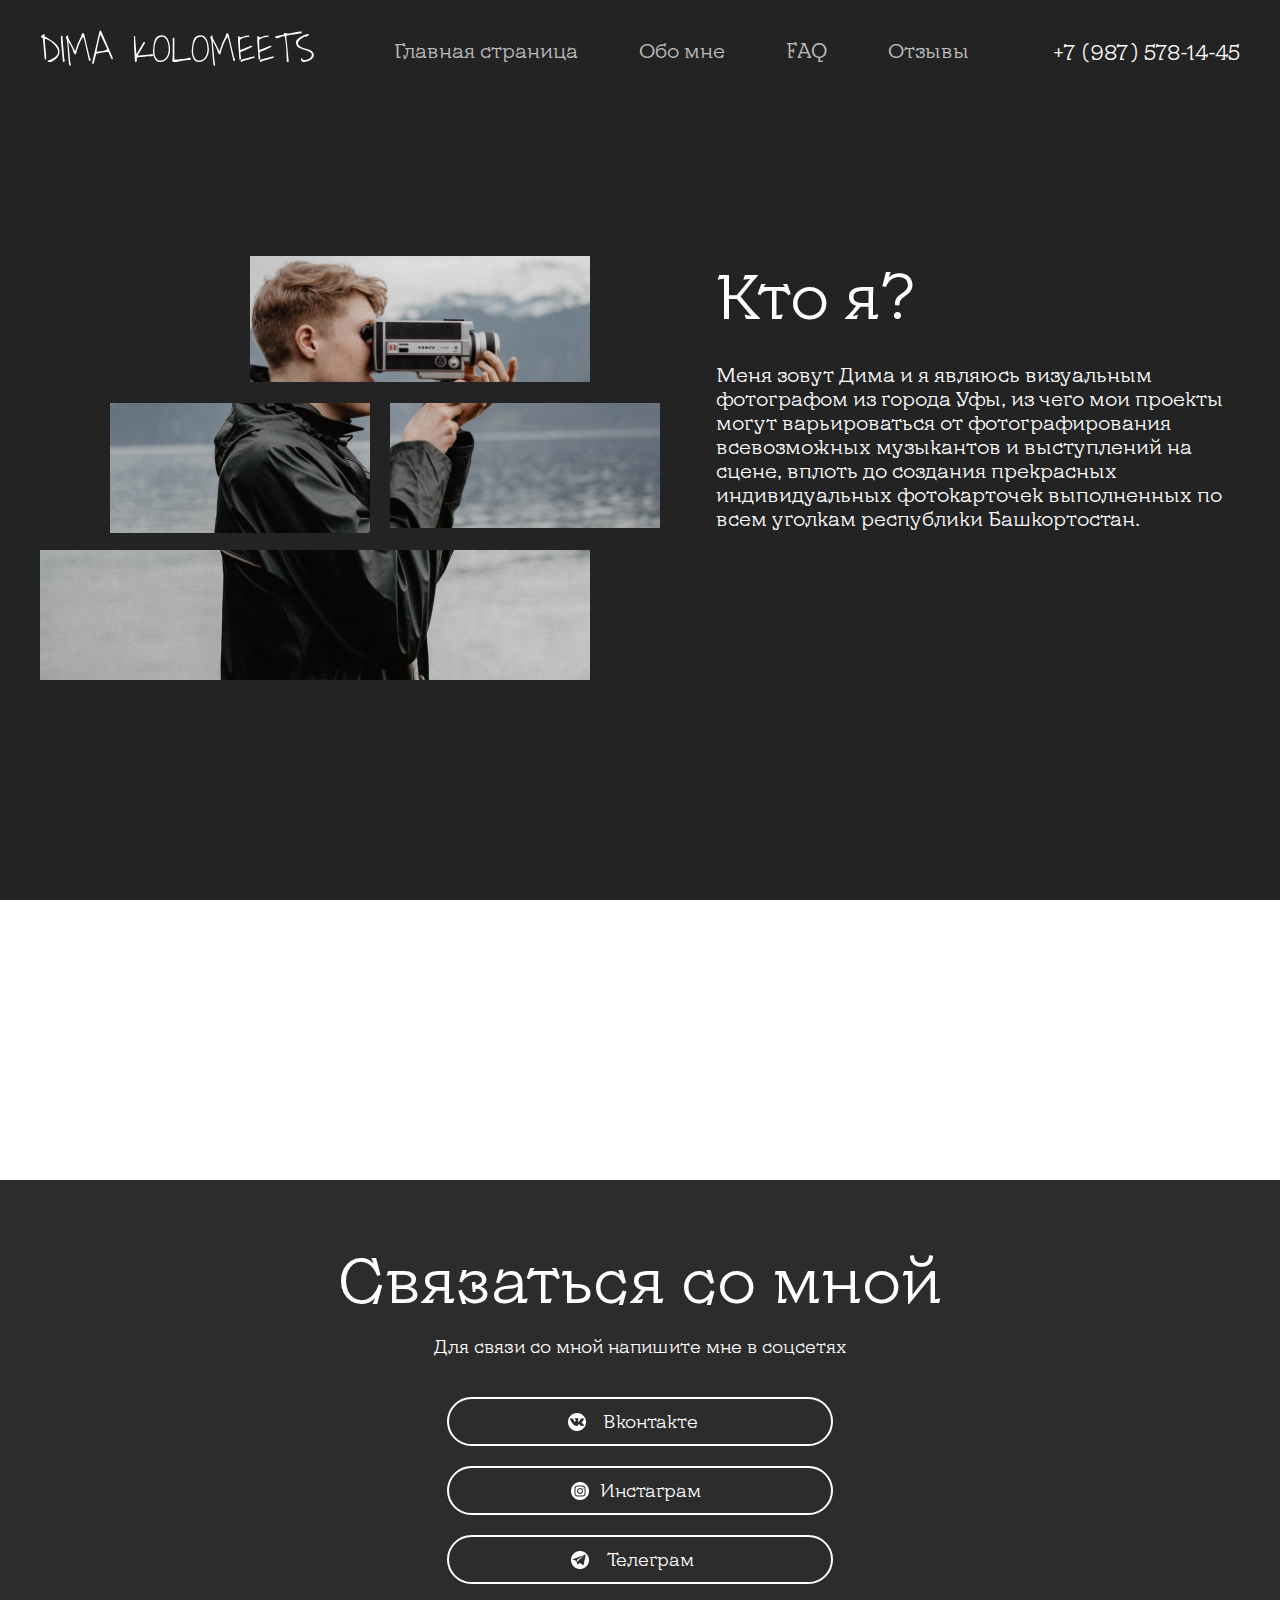
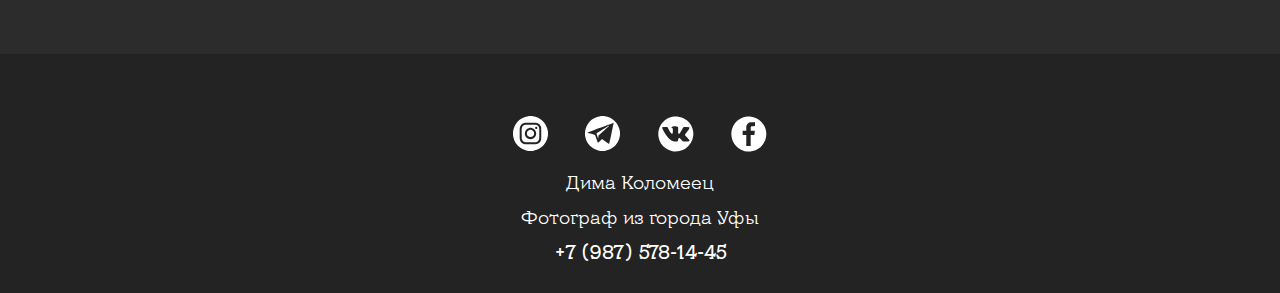
<file: AboutMe.html>
<!DOCTYPE html>
<html lang="en">

<head>
  <meta charset="UTF-8">
  <meta name="viewport" content="width=device-width, initial-scale=1.0">
  <link rel="shortcut icon" href="images/Logo.svg" type="image/x-icon"> 
  <meta http-equiv="X-UA-Compatible" content="ie=edge">
  <title>Dima Kolomeets</title>
  <link rel="stylesheet" href="css/reset.css">
  <link rel="stylesheet" href="css/slick.css">
  <link rel="stylesheet" href="css/jquery.fancybox.css">
  <link rel="stylesheet" href="css/style.css">
  <link rel="stylesheet" href="css/media.css">
</head>

<body>
  <!--Начало Главной страницы-->
  <header class="header__about-me">
    <div class="container">
      <div class="header__inner">
        <div class="header__top">
          <div class="logo">
            <a href="index.html">
              <svg width="274" height="36" viewBox="0 0 274 36" fill="#fff" xmlns="http://www.w3.org/2000/svg">
              <path class="logo-img" d="M7.54688 30.8105C7.54688 30.7285 7.80664 30.5918 8.32617 30.4004C8.87305 30.209 9.5293 29.9629 10.2949 29.6621C11.0879 29.334 11.9355 28.9375 12.8379 28.4727C13.7676 28.0078 14.6152 27.4473 15.3809 26.791C16.1738 26.1348 16.8301 25.3691 17.3496 24.4941C17.8965 23.6191 18.1699 22.6211 18.1699 21.5C18.1699 20.7344 17.9375 19.8867 17.4727 18.957C17.0078 18 16.4062 17.0566 15.668 16.127C14.9297 15.1973 14.0684 14.2949 13.084 13.4199C12.127 12.5176 11.1562 11.7246 10.1719 11.041C9.1875 10.3574 8.2168 9.81055 7.25977 9.40039C6.33008 8.99023 5.50977 8.78516 4.79883 8.78516C4.79883 10.3984 4.86719 12.0117 5.00391 13.625C5.16797 15.2109 5.33203 16.8105 5.49609 18.4238C5.66016 20.0371 5.81055 21.6504 5.94727 23.2637C6.11133 24.8496 6.19336 26.4629 6.19336 28.1035C6.19336 28.459 6.15234 28.7461 6.07031 28.9648C6.01562 29.1836 5.72852 29.4023 5.20898 29.6211L4.75781 29.1699L2.83008 8.21094C2.77539 8.21094 2.63867 8.15625 2.41992 8.04688C2.22852 7.91016 2.02344 7.77344 1.80469 7.63672C1.58594 7.47266 1.38086 7.29492 1.18945 7.10352C0.998047 6.91211 0.902344 6.73438 0.902344 6.57031C0.902344 6.40625 1.02539 6.20117 1.27148 5.95508C1.54492 5.70898 1.8457 5.47656 2.17383 5.25781C2.50195 5.01172 2.81641 4.80664 3.11719 4.64258C3.41797 4.45117 3.63672 4.35547 3.77344 4.35547C4.18359 4.35547 4.42969 4.45117 4.51172 4.64258C4.62109 4.83398 4.67578 5.06641 4.67578 5.33984C4.67578 5.58594 4.68945 5.85938 4.7168 6.16016C4.74414 6.43359 4.9082 6.63867 5.20898 6.77539C6.16602 7.32227 7.17773 7.89648 8.24414 8.49805C9.31055 9.07227 10.377 9.71484 11.4434 10.4258C12.5371 11.1094 13.5625 11.8477 14.5195 12.6406C15.5039 13.4336 16.3652 14.3086 17.1035 15.2656C17.8418 16.1953 18.4297 17.207 18.8672 18.3008C19.3047 19.3672 19.5234 20.543 19.5234 21.8281C19.5234 23.0312 19.1953 24.248 18.5391 25.4785C17.8828 26.6816 17.0488 27.7754 16.0371 28.7598C15.0254 29.7168 13.8906 30.5098 12.6328 31.1387C11.4023 31.7402 10.1992 32.041 9.02344 32.041C8.66797 32.041 8.32617 31.9316 7.99805 31.7129C7.69727 31.4941 7.54688 31.1934 7.54688 30.8105ZM22.8457 31.5078C22.8184 30.9883 22.75 30.168 22.6406 29.0469C22.5312 27.8984 22.4082 26.5996 22.2715 25.1504C22.1621 23.7012 22.0254 22.1836 21.8613 20.5977C21.7246 19.0117 21.5879 17.5078 21.4512 16.0859C21.3418 14.6367 21.2324 13.3379 21.123 12.1895C21.041 11.041 20.9863 10.207 20.959 9.6875V9.40039C20.959 9.26367 20.9453 9.11328 20.918 8.94922C20.918 8.75781 20.918 8.58008 20.918 8.41602V7.67773C20.918 7.51367 20.918 7.34961 20.918 7.18555C20.9453 6.99414 20.959 6.83008 20.959 6.69336V6.36523C21.0137 6.0918 21.1367 5.92773 21.3281 5.87305C21.5195 5.81836 21.7109 5.79102 21.9023 5.79102C21.957 5.79102 22.0391 5.80469 22.1484 5.83203C22.2578 5.83203 22.3398 5.83203 22.3945 5.83203L24.2812 28.6777C24.3086 28.7598 24.3359 28.8828 24.3633 29.0469C24.418 29.2109 24.4727 29.4023 24.5273 29.6211C24.6094 29.8398 24.6641 30.0312 24.6914 30.1953C24.7188 30.3594 24.7461 30.4824 24.7734 30.5645V30.8105C24.7734 30.9746 24.7188 31.125 24.6094 31.2617C24.5 31.3984 24.3633 31.5215 24.1992 31.6309C24.0352 31.7402 23.8711 31.8359 23.707 31.918C23.5703 31.9727 23.4473 32 23.3379 32C23.2559 32 23.1465 31.9453 23.0098 31.8359C22.9004 31.6992 22.8457 31.5898 22.8457 31.5078ZM25.9629 7.22656C25.9629 7.19922 25.9629 7.1582 25.9629 7.10352C26.0176 7.04883 26.0859 6.93945 26.168 6.77539C26.2773 6.61133 26.3867 6.46094 26.4961 6.32422C26.6055 6.16016 26.7012 6.02344 26.7832 5.91406C26.8652 5.77734 26.9199 5.70898 26.9473 5.70898C27.1113 5.62695 27.3574 5.53125 27.6855 5.42188C27.8223 5.36719 27.9863 5.33984 28.1777 5.33984V7.63672L35.0273 20.9258L35.5195 20.4336C35.5742 20.1602 35.7109 19.6953 35.9297 19.0391C36.1758 18.3555 36.4219 17.6309 36.668 16.8652C36.9141 16.0996 37.1465 15.3887 37.3652 14.7324C37.6113 14.0762 37.7754 13.6113 37.8574 13.3379C37.9121 13.2012 38.0215 12.9551 38.1855 12.5996C38.377 12.2441 38.582 11.8203 38.8008 11.3281C39.0469 10.8359 39.293 10.3164 39.5391 9.76953C39.8125 9.22266 40.0586 8.70312 40.2773 8.21094C40.5234 7.71875 40.7285 7.29492 40.8926 6.93945C41.0566 6.55664 41.166 6.31055 41.2207 6.20117C41.3027 6.03711 41.3574 5.79102 41.3848 5.46289C41.4395 5.13477 41.5078 4.82031 41.5898 4.51953C41.6992 4.19141 41.8496 3.91797 42.041 3.69922C42.2324 3.45312 42.5059 3.33008 42.8613 3.33008C42.916 3.33008 42.957 3.34375 42.9844 3.37109C43.0391 3.37109 43.0801 3.37109 43.1074 3.37109C43.2441 3.39844 43.4355 3.48047 43.6816 3.61719C43.9277 3.72656 44.0508 3.78125 44.0508 3.78125L49.752 27.5703C49.8066 27.6523 49.875 27.7754 49.957 27.9395C50.0664 28.1035 50.1621 28.2949 50.2441 28.5137C50.3535 28.7051 50.4492 28.8965 50.5312 29.0879C50.6406 29.252 50.6953 29.375 50.6953 29.457C50.6953 29.4844 50.6953 29.5254 50.6953 29.5801C50.7227 29.6348 50.7363 29.6895 50.7363 29.7441C50.7363 30.0723 50.6543 30.3594 50.4902 30.6055C50.3535 30.8516 50.1074 30.9746 49.752 30.9746C49.4785 30.9746 49.2461 30.9199 49.0547 30.8105C48.8906 30.6738 48.8223 30.4004 48.8496 29.9902C48.7402 29.498 48.5762 28.7598 48.3574 27.7754C48.1387 26.791 47.8789 25.6699 47.5781 24.4121C47.3047 23.1543 47.0176 21.8418 46.7168 20.4746C46.416 19.0801 46.1152 17.7539 45.8145 16.4961C45.541 15.2383 45.2949 14.1172 45.0762 13.1328C44.8574 12.1484 44.6797 11.4238 44.543 10.959C44.4883 10.7949 44.3926 10.5078 44.2559 10.0977C44.1191 9.66016 43.9824 9.22266 43.8457 8.78516C43.709 8.32031 43.5723 7.89648 43.4355 7.51367C43.2988 7.10352 43.1895 6.83008 43.1074 6.69336C41.3301 9.29102 39.8672 12.1074 38.7188 15.1426C37.5977 18.1777 36.6816 21.2129 35.9707 24.248C35.9434 24.2754 35.8203 24.3027 35.6016 24.3301C35.4102 24.3301 35.2871 24.3301 35.2324 24.3301C34.8223 24.3301 34.4668 24.1113 34.166 23.6738C33.8652 23.209 33.6055 22.6895 33.3867 22.1152C33.1953 21.5137 33.0312 20.9531 32.8945 20.4336C32.7852 19.9141 32.7031 19.5996 32.6484 19.4902C32.5664 19.2715 32.416 18.9434 32.1973 18.5059L29.6543 13.4199C29.3809 12.873 29.1211 12.3809 28.875 11.9434C28.6562 11.4785 28.4922 11.1504 28.3828 10.959V11.9023C28.4375 12.3945 28.5059 13.1738 28.5879 14.2402C28.6973 15.3066 28.8066 16.5234 28.916 17.8906C29.0527 19.2305 29.1895 20.6387 29.3262 22.1152C29.4629 23.5918 29.5859 25.0137 29.6953 26.3809C29.832 27.7207 29.9414 28.9238 30.0234 29.9902C30.1328 31.0293 30.2148 31.8086 30.2695 32.3281C30.4062 32.793 30.5156 33.2031 30.5977 33.5586C30.707 33.9141 30.7617 34.3105 30.7617 34.748C30.7617 34.9941 30.707 35.2129 30.5977 35.4043C30.4883 35.5957 30.2969 35.6914 30.0234 35.6914C29.75 35.6914 29.5312 35.541 29.3672 35.2402C29.2031 34.9668 29.0801 34.6523 28.998 34.2969C28.9434 33.9688 28.9023 33.6543 28.875 33.3535C28.8477 33.0801 28.834 32.916 28.834 32.8613C28.4238 29.0879 28.1094 25.3418 27.8906 21.623C27.6992 17.9043 27.3848 14.1719 26.9473 10.4258C26.9199 10.2617 26.8516 10.043 26.7422 9.76953C26.6602 9.49609 26.5508 9.22266 26.4141 8.94922C26.3047 8.64844 26.1953 8.36133 26.0859 8.08789C26.0039 7.81445 25.9629 7.58203 25.9629 7.39062V7.22656ZM53.0332 33.9277C52.7871 33.9277 52.6094 33.8594 52.5 33.7227C52.3906 33.5859 52.3086 33.4082 52.2539 33.1895C52.2266 32.998 52.2266 32.7793 52.2539 32.5332C52.2812 32.3145 52.2949 32.1367 52.2949 32L59.4727 1.56641C59.5273 1.32031 59.6367 1.06055 59.8008 0.787109C59.9922 0.486328 60.1836 0.267578 60.375 0.130859C60.457 0.376953 60.5801 0.636719 60.7441 0.910156C60.9082 1.15625 61.1133 1.375 61.3594 1.56641L72.7617 27.6934C72.7891 27.7207 72.8027 27.7891 72.8027 27.8984V28.1445C72.8027 28.418 72.748 28.6641 72.6387 28.8828C72.5293 29.0742 72.3379 29.1699 72.0645 29.1699C71.709 29.1699 71.4629 29.0059 71.3262 28.6777L68.4551 22.0332C68.4551 22.0059 68.2773 21.9785 67.9219 21.9512C67.5938 21.8965 67.334 21.8691 67.1426 21.8691C67.0332 21.8691 66.8691 21.8828 66.6504 21.9102C66.459 21.9102 66.2539 21.9238 66.0352 21.9512C65.8164 21.9512 65.6113 21.9648 65.4199 21.9922C65.2559 22.0195 65.1602 22.0332 65.1328 22.0332C64.5039 22.1426 63.6836 22.293 62.6719 22.4844C61.6875 22.6484 60.7168 22.8398 59.7598 23.0586C58.8027 23.25 57.9688 23.4277 57.2578 23.5918C56.5742 23.7559 56.2051 23.8652 56.1504 23.9199L53.7305 33.3945C53.7031 33.5859 53.6211 33.7227 53.4844 33.8047C53.3477 33.8867 53.1973 33.9277 53.0332 33.9277ZM60.375 4.39648C60.3477 4.47852 60.3066 4.58789 60.252 4.72461C60.2246 4.83398 60.1836 4.9707 60.1289 5.13477C60.0742 5.27148 60.0332 5.4082 60.0059 5.54492C59.9785 5.68164 59.9512 5.77734 59.9238 5.83203C59.7324 6.54297 59.5273 7.4043 59.3086 8.41602L57.873 14.8555C57.627 15.9766 57.4082 17.002 57.2168 17.9316C57.0527 18.8613 56.9023 19.668 56.7656 20.3516C56.6562 21.0352 56.6016 21.4727 56.6016 21.6641C56.9844 21.6641 57.5176 21.6367 58.2012 21.582C58.8848 21.5273 59.6094 21.4453 60.375 21.3359C61.168 21.1992 61.9609 21.0625 62.7539 20.9258C63.5742 20.7891 64.2988 20.625 64.9277 20.4336C65.584 20.2422 66.1172 20.0508 66.5273 19.8594C66.9375 19.6406 67.1426 19.4219 67.1426 19.2031C67.1426 19.1484 67.1289 19.0664 67.1016 18.957C67.1016 18.8203 67.0879 18.7246 67.0605 18.6699L60.375 4.39648ZM94.9922 31.5078C94.9648 31.1523 94.9102 30.5781 94.8281 29.7852C94.7734 28.9648 94.7188 28.0625 94.6641 27.0781C94.6094 26.0664 94.541 25.0137 94.459 23.9199C94.4043 22.7988 94.3496 21.7461 94.2949 20.7617C94.2402 19.7773 94.1855 18.8887 94.1309 18.0957C94.0762 17.2754 94.0488 16.6875 94.0488 16.332C94.0488 16.25 94.0352 16.0039 94.0078 15.5938C94.0078 15.1836 93.9941 14.7188 93.9668 14.1992C93.9668 13.6523 93.9668 13.1328 93.9668 12.6406V10.3438C93.9668 9.85156 93.9668 9.3457 93.9668 8.82617C93.9941 8.2793 94.0078 7.77344 94.0078 7.30859C94.0352 6.84375 94.0488 6.5293 94.0488 6.36523C94.1582 6.14648 94.2539 6.00977 94.3359 5.95508C94.4453 5.87305 94.5684 5.83203 94.7051 5.83203H94.9922L96.4277 24.207L103.072 13.0098C103.209 12.7637 103.373 12.5312 103.564 12.3125C103.756 12.0938 103.988 11.9844 104.262 11.9844C104.453 11.9844 104.631 12.0664 104.795 12.2305C104.959 12.3945 105.041 12.5723 105.041 12.7637C105.041 12.791 105.027 12.832 105 12.8867C105 12.9414 105 12.9824 105 13.0098L97.8223 25.3555C97.9316 25.3555 98.1367 25.3691 98.4375 25.3965C98.7383 25.3965 98.9434 25.3965 99.0527 25.3965C100.229 25.3965 101.404 25.3418 102.58 25.2324C103.783 25.123 104.973 25 106.148 24.8633C107.352 24.6992 108.541 24.5625 109.717 24.4531C110.893 24.3438 112.068 24.2891 113.244 24.2891C113.244 24.6992 113.162 25.082 112.998 25.4375C112.834 25.793 112.533 26.0801 112.096 26.2988C111.959 26.2715 111.686 26.2578 111.275 26.2578H108.65C108.24 26.2578 107.953 26.2715 107.789 26.2988C107.242 26.3262 106.586 26.3945 105.82 26.5039C105.082 26.5859 104.303 26.6816 103.482 26.791C102.689 26.9004 101.896 27.0098 101.104 27.1191C100.311 27.2012 99.5996 27.2832 98.9707 27.3652C98.3418 27.4473 97.8359 27.5293 97.4531 27.6113C97.0703 27.666 96.8789 27.707 96.8789 27.7344V31.0566C96.8789 31.084 96.8379 31.1387 96.7559 31.2207C96.6738 31.3027 96.5918 31.3848 96.5098 31.4668L96.1816 31.7949C96.0996 31.877 96.0176 31.9453 95.9355 32C95.8809 32.0273 95.8398 32.041 95.8125 32.041H95.7305C95.4023 32.041 95.1562 31.8633 94.9922 31.5078ZM112.957 20.5977C113.094 19.4766 113.217 18.3418 113.326 17.1934C113.463 16.0176 113.627 14.8691 113.818 13.748C114.01 12.5996 114.27 11.5195 114.598 10.5078C114.953 9.46875 115.432 8.58008 116.033 7.8418C116.662 7.07617 117.441 6.46094 118.371 5.99609C119.301 5.53125 120.449 5.29883 121.816 5.29883C122.938 5.29883 123.922 5.54492 124.77 6.03711C125.645 6.50195 126.383 7.13086 126.984 7.92383C127.613 8.7168 128.119 9.63281 128.502 10.6719C128.885 11.6836 129.186 12.7227 129.404 13.7891C129.65 14.8555 129.828 15.9219 129.938 16.9883C130.047 18.0547 130.102 19.0254 130.102 19.9004C130.102 21.3496 129.869 22.7988 129.404 24.248C128.939 25.6699 128.27 26.9688 127.395 28.1445C126.547 29.293 125.494 30.2363 124.236 30.9746C123.006 31.6855 121.598 32.041 120.012 32.041C118.645 32.041 117.51 31.6719 116.607 30.9336C115.705 30.1953 114.98 29.2793 114.434 28.1855C113.887 27.0645 113.504 25.8613 113.285 24.5762C113.066 23.291 112.957 22.1152 112.957 21.0488V20.5977ZM114.311 20.9668C114.311 21.9238 114.406 22.9766 114.598 24.125C114.789 25.2461 115.117 26.2852 115.582 27.2422C116.047 28.1992 116.676 29.0059 117.469 29.6621C118.289 30.291 119.314 30.6055 120.545 30.6055C121.994 30.6055 123.225 30.2363 124.236 29.498C125.275 28.7598 126.123 27.8438 126.779 26.75C127.463 25.6289 127.955 24.4121 128.256 23.0996C128.557 21.7871 128.707 20.5566 128.707 19.4082C128.707 18.3418 128.625 17.084 128.461 15.6348C128.297 14.1582 127.955 12.7637 127.436 11.4512C126.943 10.1387 126.219 9.03125 125.262 8.12891C124.332 7.19922 123.129 6.73438 121.652 6.73438C120.613 6.73438 119.711 6.98047 118.945 7.47266C118.18 7.96484 117.523 8.62109 116.977 9.44141C116.43 10.2344 115.979 11.1504 115.623 12.1895C115.295 13.2012 115.035 14.2402 114.844 15.3066C114.652 16.3457 114.516 17.3711 114.434 18.3828C114.352 19.3672 114.311 20.2285 114.311 20.9668ZM132.234 31.0566C132.262 30.8379 132.289 30.4824 132.316 29.9902C132.371 29.498 132.426 28.9785 132.48 28.4316C132.535 27.8848 132.576 27.3652 132.604 26.873C132.658 26.3535 132.686 25.998 132.686 25.8066C132.686 25.3691 132.686 24.6992 132.686 23.7969C132.713 22.8672 132.727 21.8281 132.727 20.6797V13.3789C132.727 12.2305 132.713 11.2051 132.686 10.3027C132.686 9.37305 132.686 8.67578 132.686 8.21094C132.795 8.01953 132.891 7.89648 132.973 7.8418C133.055 7.78711 133.191 7.75977 133.383 7.75977H133.67C133.752 7.81445 133.889 7.91016 134.08 8.04688C134.271 8.15625 134.367 8.21094 134.367 8.21094V29.498C134.449 29.498 134.586 29.5117 134.777 29.5391C134.969 29.5664 135.174 29.5938 135.393 29.6211C135.639 29.6211 135.857 29.6211 136.049 29.6211C136.268 29.6211 136.404 29.6211 136.459 29.6211C136.76 29.5938 137.197 29.5391 137.771 29.457C138.373 29.375 139.057 29.293 139.822 29.2109C140.588 29.1289 141.381 29.0469 142.201 28.9648C143.021 28.8555 143.801 28.7598 144.539 28.6777C145.305 28.5684 145.975 28.4727 146.549 28.3906C147.15 28.3086 147.602 28.2402 147.902 28.1855C148.285 27.9941 148.613 27.8711 148.887 27.8164C149.16 27.7344 149.488 27.6934 149.871 27.6934C150.227 27.6934 150.459 27.8164 150.568 28.0625C150.705 28.3086 150.773 28.582 150.773 28.8828C150.773 29.1289 150.719 29.3477 150.609 29.5391C150.527 29.7031 150.418 29.8945 150.281 30.1133C148.887 29.9766 147.479 29.9902 146.057 30.1543C144.662 30.3184 143.268 30.5508 141.873 30.8516C140.479 31.125 139.098 31.3848 137.73 31.6309C136.363 31.877 135.01 32 133.67 32C133.479 32 133.219 31.8906 132.891 31.6719C132.562 31.4531 132.344 31.248 132.234 31.0566ZM151.717 20.5977C151.854 19.4766 151.977 18.3418 152.086 17.1934C152.223 16.0176 152.387 14.8691 152.578 13.748C152.77 12.5996 153.029 11.5195 153.357 10.5078C153.713 9.46875 154.191 8.58008 154.793 7.8418C155.422 7.07617 156.201 6.46094 157.131 5.99609C158.061 5.53125 159.209 5.29883 160.576 5.29883C161.697 5.29883 162.682 5.54492 163.529 6.03711C164.404 6.50195 165.143 7.13086 165.744 7.92383C166.373 8.7168 166.879 9.63281 167.262 10.6719C167.645 11.6836 167.945 12.7227 168.164 13.7891C168.41 14.8555 168.588 15.9219 168.697 16.9883C168.807 18.0547 168.861 19.0254 168.861 19.9004C168.861 21.3496 168.629 22.7988 168.164 24.248C167.699 25.6699 167.029 26.9688 166.154 28.1445C165.307 29.293 164.254 30.2363 162.996 30.9746C161.766 31.6855 160.357 32.041 158.771 32.041C157.404 32.041 156.27 31.6719 155.367 30.9336C154.465 30.1953 153.74 29.2793 153.193 28.1855C152.646 27.0645 152.264 25.8613 152.045 24.5762C151.826 23.291 151.717 22.1152 151.717 21.0488V20.5977ZM153.07 20.9668C153.07 21.9238 153.166 22.9766 153.357 24.125C153.549 25.2461 153.877 26.2852 154.342 27.2422C154.807 28.1992 155.436 29.0059 156.229 29.6621C157.049 30.291 158.074 30.6055 159.305 30.6055C160.754 30.6055 161.984 30.2363 162.996 29.498C164.035 28.7598 164.883 27.8438 165.539 26.75C166.223 25.6289 166.715 24.4121 167.016 23.0996C167.316 21.7871 167.467 20.5566 167.467 19.4082C167.467 18.3418 167.385 17.084 167.221 15.6348C167.057 14.1582 166.715 12.7637 166.195 11.4512C165.703 10.1387 164.979 9.03125 164.021 8.12891C163.092 7.19922 161.889 6.73438 160.412 6.73438C159.373 6.73438 158.471 6.98047 157.705 7.47266C156.939 7.96484 156.283 8.62109 155.736 9.44141C155.189 10.2344 154.738 11.1504 154.383 12.1895C154.055 13.2012 153.795 14.2402 153.604 15.3066C153.412 16.3457 153.275 17.3711 153.193 18.3828C153.111 19.3672 153.07 20.2285 153.07 20.9668ZM170.338 7.22656C170.338 7.19922 170.338 7.1582 170.338 7.10352C170.393 7.04883 170.461 6.93945 170.543 6.77539C170.652 6.61133 170.762 6.46094 170.871 6.32422C170.98 6.16016 171.076 6.02344 171.158 5.91406C171.24 5.77734 171.295 5.70898 171.322 5.70898C171.486 5.62695 171.732 5.53125 172.061 5.42188C172.197 5.36719 172.361 5.33984 172.553 5.33984V7.63672L179.402 20.9258L179.895 20.4336C179.949 20.1602 180.086 19.6953 180.305 19.0391C180.551 18.3555 180.797 17.6309 181.043 16.8652C181.289 16.0996 181.521 15.3887 181.74 14.7324C181.986 14.0762 182.15 13.6113 182.232 13.3379C182.287 13.2012 182.396 12.9551 182.561 12.5996C182.752 12.2441 182.957 11.8203 183.176 11.3281C183.422 10.8359 183.668 10.3164 183.914 9.76953C184.188 9.22266 184.434 8.70312 184.652 8.21094C184.898 7.71875 185.104 7.29492 185.268 6.93945C185.432 6.55664 185.541 6.31055 185.596 6.20117C185.678 6.03711 185.732 5.79102 185.76 5.46289C185.814 5.13477 185.883 4.82031 185.965 4.51953C186.074 4.19141 186.225 3.91797 186.416 3.69922C186.607 3.45312 186.881 3.33008 187.236 3.33008C187.291 3.33008 187.332 3.34375 187.359 3.37109C187.414 3.37109 187.455 3.37109 187.482 3.37109C187.619 3.39844 187.811 3.48047 188.057 3.61719C188.303 3.72656 188.426 3.78125 188.426 3.78125L194.127 27.5703C194.182 27.6523 194.25 27.7754 194.332 27.9395C194.441 28.1035 194.537 28.2949 194.619 28.5137C194.729 28.7051 194.824 28.8965 194.906 29.0879C195.016 29.252 195.07 29.375 195.07 29.457C195.07 29.4844 195.07 29.5254 195.07 29.5801C195.098 29.6348 195.111 29.6895 195.111 29.7441C195.111 30.0723 195.029 30.3594 194.865 30.6055C194.729 30.8516 194.482 30.9746 194.127 30.9746C193.854 30.9746 193.621 30.9199 193.43 30.8105C193.266 30.6738 193.197 30.4004 193.225 29.9902C193.115 29.498 192.951 28.7598 192.732 27.7754C192.514 26.791 192.254 25.6699 191.953 24.4121C191.68 23.1543 191.393 21.8418 191.092 20.4746C190.791 19.0801 190.49 17.7539 190.189 16.4961C189.916 15.2383 189.67 14.1172 189.451 13.1328C189.232 12.1484 189.055 11.4238 188.918 10.959C188.863 10.7949 188.768 10.5078 188.631 10.0977C188.494 9.66016 188.357 9.22266 188.221 8.78516C188.084 8.32031 187.947 7.89648 187.811 7.51367C187.674 7.10352 187.564 6.83008 187.482 6.69336C185.705 9.29102 184.242 12.1074 183.094 15.1426C181.973 18.1777 181.057 21.2129 180.346 24.248C180.318 24.2754 180.195 24.3027 179.977 24.3301C179.785 24.3301 179.662 24.3301 179.607 24.3301C179.197 24.3301 178.842 24.1113 178.541 23.6738C178.24 23.209 177.98 22.6895 177.762 22.1152C177.57 21.5137 177.406 20.9531 177.27 20.4336C177.16 19.9141 177.078 19.5996 177.023 19.4902C176.941 19.2715 176.791 18.9434 176.572 18.5059L174.029 13.4199C173.756 12.873 173.496 12.3809 173.25 11.9434C173.031 11.4785 172.867 11.1504 172.758 10.959V11.9023C172.812 12.3945 172.881 13.1738 172.963 14.2402C173.072 15.3066 173.182 16.5234 173.291 17.8906C173.428 19.2305 173.564 20.6387 173.701 22.1152C173.838 23.5918 173.961 25.0137 174.07 26.3809C174.207 27.7207 174.316 28.9238 174.398 29.9902C174.508 31.0293 174.59 31.8086 174.645 32.3281C174.781 32.793 174.891 33.2031 174.973 33.5586C175.082 33.9141 175.137 34.3105 175.137 34.748C175.137 34.9941 175.082 35.2129 174.973 35.4043C174.863 35.5957 174.672 35.6914 174.398 35.6914C174.125 35.6914 173.906 35.541 173.742 35.2402C173.578 34.9668 173.455 34.6523 173.373 34.2969C173.318 33.9688 173.277 33.6543 173.25 33.3535C173.223 33.0801 173.209 32.916 173.209 32.8613C172.799 29.0879 172.484 25.3418 172.266 21.623C172.074 17.9043 171.76 14.1719 171.322 10.4258C171.295 10.2617 171.227 10.043 171.117 9.76953C171.035 9.49609 170.926 9.22266 170.789 8.94922C170.68 8.64844 170.57 8.36133 170.461 8.08789C170.379 7.81445 170.338 7.58203 170.338 7.39062V7.22656ZM198.064 11.5332V6.36523C198.119 6.33789 198.242 6.32422 198.434 6.32422C198.625 6.29688 198.748 6.2832 198.803 6.2832C199.076 6.2832 199.268 6.33789 199.377 6.44727C199.486 6.55664 199.568 6.67969 199.623 6.81641C199.678 6.92578 199.732 7.03516 199.787 7.14453C199.869 7.25391 200.006 7.30859 200.197 7.30859C200.635 7.30859 201.182 7.22656 201.838 7.0625C202.521 6.87109 203.232 6.66602 203.971 6.44727C204.709 6.22852 205.434 6.02344 206.145 5.83203C206.883 5.61328 207.512 5.46289 208.031 5.38086H208.359C208.688 5.38086 208.961 5.46289 209.18 5.62695C209.426 5.76367 209.549 6.00977 209.549 6.36523C209.549 6.39258 209.535 6.46094 209.508 6.57031C209.508 6.67969 209.508 6.74805 209.508 6.77539C208.797 6.83008 207.99 6.91211 207.088 7.02148C206.186 7.13086 205.27 7.30859 204.34 7.55469C203.438 7.77344 202.59 8.08789 201.797 8.49805C201.031 8.9082 200.416 9.44141 199.951 10.0977V12.8047C199.951 13.4336 199.951 14.1172 199.951 14.8555C199.979 15.5938 200.006 16.3047 200.033 16.9883C200.088 17.6719 200.143 18.3008 200.197 18.875C200.279 19.4219 200.375 19.832 200.484 20.1055L210.943 15.8398C211.518 15.8945 211.9 15.9629 212.092 16.0449C212.311 16.127 212.406 16.2363 212.379 16.373C212.352 16.5098 212.229 16.6602 212.01 16.8242C211.818 16.9609 211.613 17.1113 211.395 17.2754C211.012 17.4395 210.328 17.7539 209.344 18.2188C208.359 18.6562 207.307 19.1348 206.186 19.6543C205.064 20.1465 204.012 20.625 203.027 21.0898C202.043 21.5273 201.359 21.8418 200.977 22.0332C200.758 22.0605 200.607 22.1426 200.525 22.2793C200.471 22.416 200.43 22.5664 200.402 22.7305C200.402 22.8945 200.402 23.0723 200.402 23.2637C200.43 23.4277 200.443 23.5508 200.443 23.6328C200.443 24.4258 200.539 25.2051 200.73 25.9707C200.922 26.7363 201.018 27.5293 201.018 28.3496C201.018 28.7051 200.895 29.0469 200.648 29.375C200.402 29.6758 199.992 29.8262 199.418 29.8262L198.064 11.5332ZM214.717 27.7344C214.471 27.7891 214.088 27.8984 213.568 28.0625C213.076 28.1992 212.488 28.3633 211.805 28.5547C211.148 28.7461 210.451 28.9512 209.713 29.1699C209.002 29.3613 208.318 29.5527 207.662 29.7441C207.006 29.9082 206.404 30.0723 205.857 30.2363C205.338 30.373 204.955 30.4824 204.709 30.5645C204.08 30.7559 203.615 30.9336 203.314 31.0977C203.041 31.2344 202.795 31.3574 202.576 31.4668C202.385 31.5488 202.152 31.6172 201.879 31.6719C201.633 31.6992 201.223 31.7129 200.648 31.7129C200.648 31.0566 200.703 30.5918 200.812 30.3184C200.949 30.0176 201.305 29.7852 201.879 29.6211L214.143 26.2168L214.717 27.7344ZM217.301 11.5332V6.36523C217.355 6.33789 217.479 6.32422 217.67 6.32422C217.861 6.29688 217.984 6.2832 218.039 6.2832C218.312 6.2832 218.504 6.33789 218.613 6.44727C218.723 6.55664 218.805 6.67969 218.859 6.81641C218.914 6.92578 218.969 7.03516 219.023 7.14453C219.105 7.25391 219.242 7.30859 219.434 7.30859C219.871 7.30859 220.418 7.22656 221.074 7.0625C221.758 6.87109 222.469 6.66602 223.207 6.44727C223.945 6.22852 224.67 6.02344 225.381 5.83203C226.119 5.61328 226.748 5.46289 227.268 5.38086H227.596C227.924 5.38086 228.197 5.46289 228.416 5.62695C228.662 5.76367 228.785 6.00977 228.785 6.36523C228.785 6.39258 228.771 6.46094 228.744 6.57031C228.744 6.67969 228.744 6.74805 228.744 6.77539C228.033 6.83008 227.227 6.91211 226.324 7.02148C225.422 7.13086 224.506 7.30859 223.576 7.55469C222.674 7.77344 221.826 8.08789 221.033 8.49805C220.268 8.9082 219.652 9.44141 219.188 10.0977V12.8047C219.188 13.4336 219.188 14.1172 219.188 14.8555C219.215 15.5938 219.242 16.3047 219.27 16.9883C219.324 17.6719 219.379 18.3008 219.434 18.875C219.516 19.4219 219.611 19.832 219.721 20.1055L230.18 15.8398C230.754 15.8945 231.137 15.9629 231.328 16.0449C231.547 16.127 231.643 16.2363 231.615 16.373C231.588 16.5098 231.465 16.6602 231.246 16.8242C231.055 16.9609 230.85 17.1113 230.631 17.2754C230.248 17.4395 229.564 17.7539 228.58 18.2188C227.596 18.6562 226.543 19.1348 225.422 19.6543C224.301 20.1465 223.248 20.625 222.264 21.0898C221.279 21.5273 220.596 21.8418 220.213 22.0332C219.994 22.0605 219.844 22.1426 219.762 22.2793C219.707 22.416 219.666 22.5664 219.639 22.7305C219.639 22.8945 219.639 23.0723 219.639 23.2637C219.666 23.4277 219.68 23.5508 219.68 23.6328C219.68 24.4258 219.775 25.2051 219.967 25.9707C220.158 26.7363 220.254 27.5293 220.254 28.3496C220.254 28.7051 220.131 29.0469 219.885 29.375C219.639 29.6758 219.229 29.8262 218.654 29.8262L217.301 11.5332ZM233.953 27.7344C233.707 27.7891 233.324 27.8984 232.805 28.0625C232.312 28.1992 231.725 28.3633 231.041 28.5547C230.385 28.7461 229.688 28.9512 228.949 29.1699C228.238 29.3613 227.555 29.5527 226.898 29.7441C226.242 29.9082 225.641 30.0723 225.094 30.2363C224.574 30.373 224.191 30.4824 223.945 30.5645C223.316 30.7559 222.852 30.9336 222.551 31.0977C222.277 31.2344 222.031 31.3574 221.812 31.4668C221.621 31.5488 221.389 31.6172 221.115 31.6719C220.869 31.6992 220.459 31.7129 219.885 31.7129C219.885 31.0566 219.939 30.5918 220.049 30.3184C220.186 30.0176 220.541 29.7852 221.115 29.6211L233.379 26.2168L233.953 27.7344ZM246.791 31.6309C246.709 29.7168 246.641 27.7344 246.586 25.6836C246.531 23.6328 246.436 21.5684 246.299 19.4902C246.189 17.3848 246.012 15.3066 245.766 13.2559C245.547 11.1777 245.26 9.18164 244.904 7.26758C244.795 6.83008 244.699 6.55664 244.617 6.44727C244.535 6.33789 244.33 6.2832 244.002 6.2832C243.346 6.2832 242.717 6.39258 242.115 6.61133C241.514 6.80273 240.898 7.02148 240.27 7.26758C239.668 7.51367 239.066 7.74609 238.465 7.96484C237.863 8.15625 237.221 8.25195 236.537 8.25195C236.182 8.25195 235.895 8.19727 235.676 8.08789C235.457 7.95117 235.348 7.67773 235.348 7.26758C235.348 7.07617 235.361 6.88477 235.389 6.69336C235.443 6.50195 235.607 6.39258 235.881 6.36523L243.92 4.39648C243.865 3.79492 243.906 3.41211 244.043 3.24805C244.207 3.05664 244.467 2.96094 244.822 2.96094C245.287 2.96094 245.684 3.05664 246.012 3.24805C246.34 3.41211 246.75 3.49414 247.242 3.49414C248.473 3.49414 249.689 3.39844 250.893 3.20703C252.096 2.98828 253.299 2.75586 254.502 2.50977C255.705 2.23633 256.895 2.00391 258.07 1.8125C259.273 1.59375 260.477 1.48438 261.68 1.48438V1.89453C261.68 2.08594 261.666 2.29102 261.639 2.50977C261.639 2.72852 261.584 2.93359 261.475 3.125C261.365 3.31641 261.229 3.42578 261.064 3.45312C260.764 3.48047 260.312 3.53516 259.711 3.61719C259.137 3.67188 258.467 3.75391 257.701 3.86328C256.963 3.94531 256.184 4.04102 255.363 4.15039C254.543 4.23242 253.75 4.32812 252.984 4.4375C252.219 4.51953 251.535 4.61523 250.934 4.72461C250.359 4.80664 249.922 4.86133 249.621 4.88867C249.375 4.94336 249.061 5.02539 248.678 5.13477C248.322 5.2168 247.967 5.3125 247.611 5.42188C247.256 5.50391 246.941 5.58594 246.668 5.66797C246.422 5.75 246.299 5.80469 246.299 5.83203V6.36523L248.678 31.0977V31.6309C248.65 31.6855 248.582 31.7539 248.473 31.8359C248.391 31.8906 248.268 31.9453 248.104 32C247.939 32.0273 247.748 32.0273 247.529 32C247.311 31.9453 247.064 31.8223 246.791 31.6309ZM260.859 29.375C260.859 29.0469 260.969 28.7461 261.188 28.4727C261.406 28.1719 261.639 27.9258 261.885 27.7344C261.939 28.5 262.186 29.1016 262.623 29.5391C263.061 29.9492 263.662 30.1543 264.428 30.1543C265.111 30.1543 265.891 30.0312 266.766 29.7852C267.641 29.5391 268.447 29.1836 269.186 28.7188C269.951 28.2539 270.58 27.6934 271.072 27.0371C271.592 26.3535 271.852 25.6016 271.852 24.7812C271.852 23.7969 271.469 23.0039 270.703 22.4023C269.938 21.8008 268.967 21.2949 267.791 20.8848C266.615 20.4473 265.344 20.0371 263.977 19.6543C262.609 19.2715 261.338 18.8066 260.162 18.2598C259.014 17.7129 258.043 17.0293 257.25 16.209C256.484 15.3887 256.102 14.3223 256.102 13.0098C255.828 12.2441 255.91 11.4785 256.348 10.7129C256.812 9.91992 257.455 9.18164 258.275 8.49805C259.123 7.81445 260.094 7.17188 261.188 6.57031C262.281 5.96875 263.334 5.47656 264.346 5.09375C265.385 4.71094 266.314 4.42383 267.135 4.23242C267.955 4.04102 268.516 4 268.816 4.10938C269.117 4.21875 269.076 4.49219 268.693 4.92969C268.338 5.36719 267.49 5.99609 266.15 6.81641C265.959 6.81641 265.768 6.80273 265.576 6.77539C265.385 6.74805 265.262 6.61133 265.207 6.36523C264.605 6.58398 263.895 6.92578 263.074 7.39062C262.254 7.85547 261.461 8.40234 260.695 9.03125C259.957 9.63281 259.328 10.3027 258.809 11.041C258.289 11.752 258.029 12.4629 258.029 13.1738C258.029 14.2949 258.412 15.1836 259.178 15.8398C259.971 16.4688 260.941 17.0156 262.09 17.4805C263.266 17.918 264.537 18.3281 265.904 18.7109C267.271 19.0664 268.543 19.5039 269.719 20.0234C270.895 20.5156 271.865 21.1719 272.631 21.9922C273.396 22.7852 273.779 23.8379 273.779 25.1504C273.779 25.8887 273.602 26.5723 273.246 27.2012C272.891 27.8027 272.426 28.3633 271.852 28.8828C271.277 29.375 270.621 29.8125 269.883 30.1953C269.145 30.5781 268.379 30.9062 267.586 31.1797C266.82 31.4531 266.055 31.6582 265.289 31.7949C264.551 31.9316 263.895 32 263.32 32C263.047 32 262.76 31.918 262.459 31.7539C262.186 31.5625 261.926 31.3301 261.68 31.0566C261.461 30.7832 261.27 30.4961 261.105 30.1953C260.941 29.8945 260.859 29.6211 260.859 29.375Z" fill="#fff"/>
              </svg>
            </a>
            </div>
            <nav class="menu">
              <ul class="menu__list">
              <li class="menu__item"><a class="menu__link link__about-me" href="index.html">Главная страница</a></li>
              <li class="menu__item"><a class="menu__link link__about-me"  href="AboutMe.html">Обо мне</a></li>
              <li class="menu__item" ><a class="menu__link link__about-me" href="FAQ.html">FAQ</a></li>
              <li class="menu__item"><a class="menu__link link__about-me" href="index.html">Отзывы</a></li>
              </ul>
              <a class="phone phone__about-me" href="tel:+79875781445">+7 (987) 578-14-45</a>
              <button class="menu-btn">
              <span></span>
              </button>
            </nav>
        </div>
        <div class="header__center center-about-me">
          <div class="header__column">
            <div class="header__img">
              <img src="images/about-me-1.jpg" alt="Dima Kolomeets" class="item-img-1">
              <img src="images/about-me-2.jpg" alt="Dima Kolomeets" class="item-img-2">
              <img src="images/about-me-3.jpg" alt="Dima Kolomeets" class="item-img-3">
              <img src="images/about-me-4.jpg" alt="Dima Kolomeets" class="item-img-4">
            </div>
            <div class="header__about-title">
              <h1 class="header__iam">Кто я?</h1>
              <h3 class="header__iam-text">Меня зовут Дима и я являюсь визуальным фотографом из города Уфы, из чего мои проекты могут варьироваться от фотографирования всевозможных музыкантов и выступлений на сцене, вплоть до  создания прекрасных индивидуальных фотокарточек выполненных по всем уголкам республики Башкортостан.</h3>
            </div>
          </div>
      </div>
    </div>
  </header>
  <!--Конец Главной страницы-->

  <!--Начало 1-ой секции-->
  <main class="main">
    <section class="photo__scroll">
    </section>

  <!--Конец 1-ой секции-->
    
  <!--Начало 2-ой секции-->
    <section class="contacts">
      <div class="container">
        <div class="contacts__inner">
          <h1 class="contacts__subtitle">
            Связаться со мной
          </h1>
          <p class="contacts__title">
            Для связи со мной напишите мне в соцсетях
          </p>
          <a href="">
            <button class="contacts__button vkontakte">
              Вконтакте
            </button>
          </a>
          <a href="">
            <button class="contacts__button instagram">
              Инстаграм
            </button>
          </a>
          <a href="">
            <button class="contacts__button telegram">
              Телеграм
            </button>
          </a>
        </div>
      </div>
    </section>
  </main>
  <!--Конец 2-ой секции-->
  
  <!--Начало 3-ей секции-->

  <!--Конец 3-ей секции-->

  <!--Начало 4-ой секции-->
 
  <!--Конец 4-ой секции-->

  <!--Начало Подвала-->
  <div class="footer">
    <div class="container">
      <div class="footer__inner">
        <div class="footer__images">
          <a class="footer__link" href="" target="_blank"><svg width="35" height="35" viewBox="0 0 35 35" fill="none" xmlns="http://www.w3.org/2000/svg">
            <path d="M16.202 0.024559C16.0897 0.0385818 15.6898 0.0876579 15.325 0.129726C12.273 0.473263 9.22795 1.74927 6.62497 3.76143C5.8532 4.35736 4.3307 5.87875 3.73433 6.64996C1.79086 9.15289 0.612157 11.9222 0.121028 15.1052C-0.0403427 16.1569 -0.0403427 18.8631 0.121028 19.9148C0.906834 25.0118 3.57998 29.2675 7.74755 32.0578C10.0629 33.6073 12.4413 34.4977 15.36 34.9113C16.3072 35.0445 18.8892 35.0235 19.9205 34.8763C22.5375 34.4907 25.0493 33.5301 27.1822 32.1069C31.5112 29.2114 34.1703 24.9206 34.914 19.6484C35.0332 18.8141 35.0262 16.1919 34.907 15.3366C34.2895 10.8846 32.1426 6.9304 28.831 4.14002C26.3262 2.0227 23.2041 0.620495 19.9556 0.157768C19.1979 0.0455933 16.6791 -0.0455513 16.202 0.024559ZM22.6638 6.86029C23.6461 6.96545 24.3196 7.15475 25.1125 7.54737C26.5297 8.24847 27.3997 9.25805 27.9259 10.8005C28.2908 11.8732 28.3048 12.0835 28.3048 17.51C28.3048 21.6185 28.2837 22.6491 28.1995 23.1258C27.6874 26.0564 25.7509 27.8162 22.6568 28.1667C21.8149 28.2579 13.171 28.2579 12.3431 28.1667C10.0769 27.9073 8.37199 26.8627 7.49497 25.2011C7.17223 24.5841 6.92667 23.855 6.80038 23.1258C6.64602 22.2635 6.64602 12.7565 6.80038 11.8942C6.99683 10.7514 7.45989 9.69273 8.09134 8.92152C8.98239 7.83482 10.554 7.0566 12.2379 6.86029C13.0237 6.76915 21.857 6.76915 22.6638 6.86029Z" fill="#fff"/>
            <path d="M14.7987 8.82335C11.9361 8.87242 11.7537 8.89346 10.7925 9.34917C9.89446 9.76983 9.14373 10.7584 8.82801 11.9362C8.70172 12.3919 8.6947 12.7565 8.6947 17.51C8.6947 22.2634 8.70172 22.628 8.82801 23.0837C9.14373 24.2616 9.89446 25.2501 10.7925 25.6708C11.7537 26.1265 11.9291 26.1475 14.8549 26.1966C16.3072 26.2176 18.6927 26.2176 20.152 26.1966C23.0707 26.1475 23.2461 26.1265 24.2073 25.6708C25.1054 25.2501 25.8561 24.2616 26.1719 23.0837C26.2981 22.628 26.3052 22.2634 26.3052 17.51C26.3052 12.7565 26.2981 12.3919 26.1719 11.9362C25.8561 10.7584 25.1054 9.76983 24.2073 9.34917C23.3233 8.92851 22.9795 8.87242 21.1132 8.84438C20.1871 8.83036 18.9733 8.80932 18.412 8.7953C17.8507 8.78829 16.23 8.80231 14.7987 8.82335ZM23.7022 10.8075C23.8285 10.8635 24.0249 11.0248 24.1372 11.172C24.3056 11.3894 24.3407 11.5015 24.3407 11.8381C24.3407 12.1395 24.3056 12.2938 24.1933 12.441C23.6671 13.1491 22.6708 13.1351 22.2498 12.406C22.0744 12.1045 22.0744 11.5646 22.2428 11.2702C22.5235 10.7934 23.176 10.5901 23.7022 10.8075ZM18.8119 11.9713C21.4079 12.5883 23.183 14.8458 23.183 17.51C23.183 20.693 20.6853 23.1889 17.4999 23.1889C14.3216 23.1889 11.8169 20.686 11.8169 17.51C11.8169 14.8598 13.5779 12.6093 16.1528 11.9713C16.9036 11.789 18.0542 11.789 18.8119 11.9713Z" fill="#fff"/>
            <path d="M16.3775 13.9536C15.1637 14.3673 14.3218 15.2436 13.9639 16.4495C13.9008 16.6739 13.8517 17.0875 13.8517 17.4381C13.8517 18.4617 14.2165 19.3451 14.9111 20.0322C15.6197 20.7333 16.4827 21.0838 17.5001 21.0838C18.5244 21.0838 19.4085 20.7192 20.096 20.0251C20.7976 19.317 21.1484 18.4547 21.1484 17.4381C21.1484 15.7624 20.103 14.3813 18.4893 13.9045C17.914 13.7363 16.9458 13.7573 16.3775 13.9536Z" fill="#fff"/>
            </svg>
          </a>
          <a class="footer__link" href="" target="_blank"><svg width="35" height="35" viewBox="0 0 35 35" fill="none" xmlns="http://www.w3.org/2000/svg">
            <path d="M16.2004 0.0245552C16.0881 0.038578 15.6883 0.0876541 15.3235 0.129719C12.2717 0.473259 9.22705 1.74926 6.62432 3.76142C5.85263 4.35736 4.33028 5.87874 3.73396 6.64995C1.78367 9.15989 0.612097 11.9082 0.121016 15.1052C-0.0403388 16.1569 -0.0403388 18.8631 0.121016 19.9148C0.906745 25.0118 3.57963 29.2675 7.74679 32.0578C10.0619 33.6073 12.4401 34.4977 15.3585 34.9113C16.3056 35.0445 18.8873 35.0235 19.9186 34.8763C22.5353 34.4907 25.0469 33.5301 27.1795 32.1069C31.5081 29.2114 34.1669 24.9206 34.9106 19.6484C35.0298 18.8281 35.0298 16.1919 34.9106 15.3716C34.2721 10.8355 32.1675 6.95844 28.8282 4.14001C26.3237 2.02269 23.2018 0.620491 19.9536 0.157764C19.196 0.0455894 16.6774 -0.0455551 16.2004 0.0245552ZM28.5405 7.10567C28.6037 7.16877 28.6388 7.28094 28.6177 7.36508C28.5967 7.44921 27.6005 12.1045 26.4078 17.7133C25.131 23.7288 24.198 27.9354 24.1489 27.9704C24.0998 27.9985 24.0366 28.0265 24.0156 28.0265C23.9945 28.0265 22.395 26.9047 20.4728 25.5376L16.9721 23.0557L16.5512 23.4623C15.0358 24.9276 13.0505 26.7645 12.9873 26.7645C12.9382 26.7645 12.861 26.7365 12.819 26.7084C12.7698 26.6804 12.1314 24.9206 11.4018 22.8033L10.0759 18.9473L6.477 17.8465C4.49865 17.2436 2.83599 16.7037 2.78688 16.6476C2.65359 16.5215 2.73777 16.3392 2.96227 16.262C3.0675 16.227 5.36155 15.3857 8.06249 14.3901C10.7634 13.4016 16.1443 11.4385 20.0238 10.0363C23.9033 8.62706 27.3619 7.37209 27.7057 7.23888C28.4564 6.95844 28.4072 6.96545 28.5405 7.10567Z" fill="#fff"/>
            <path d="M23.286 9.91145C23.0966 10.0306 20.3606 11.7343 17.2177 13.6974C14.0747 15.6605 11.486 17.28 11.472 17.294C11.458 17.3081 11.8158 18.535 12.2718 20.0213C12.7348 21.5006 13.1206 22.6995 13.1417 22.6785C13.1698 22.6504 13.4925 19.79 13.4995 19.4815C13.4995 19.4184 15.3516 17.7217 17.6175 15.6955C23.0194 10.886 23.9735 10.0306 24.0437 9.91846C24.0788 9.86237 24.0437 9.79927 23.9595 9.75019C23.756 9.64503 23.6719 9.66606 23.286 9.91145Z" fill="#fff"/>
            </svg>
          </a>
          <a class="footer__link" href="https://vk.com/idthingsadonai" target="_blank"><svg width="36" height="36" viewBox="0 0 36 36" fill="none" xmlns="http://www.w3.org/2000/svg">
            <path d="M16.523 0.492577C16.4108 0.506599 16.0108 0.555676 15.646 0.597744C12.594 0.94128 9.549 2.21729 6.94602 4.22944C6.17424 4.82538 4.65175 6.34677 4.05538 7.11798C2.11191 9.62792 0.933201 12.3832 0.442073 15.5732C0.280702 16.6249 0.280702 19.3311 0.442073 20.3828C1.22788 25.4798 3.90102 29.7355 8.0686 32.5259C10.3839 34.0753 12.7624 34.9657 15.6811 35.3793C16.6283 35.5125 19.2102 35.4915 20.2416 35.3443C22.8586 34.9587 25.3704 33.9982 27.5033 32.5749C31.8322 29.6794 34.4913 25.3887 35.235 20.1164C35.3543 19.2821 35.3473 16.66 35.228 15.8046C34.6106 11.3526 32.4636 7.39842 29.152 4.60804C26.6473 2.49072 23.5251 1.08851 20.2766 0.625786C19.5189 0.513611 17.0001 0.422466 16.523 0.492577ZM18.3332 10.4412C18.7121 10.4973 19.1751 10.6095 19.3505 10.6866C20.1644 11.0511 20.2486 11.3456 20.1644 13.526C20.1293 14.4094 20.1012 15.4821 20.1083 15.9098C20.1083 17.1367 20.3679 17.7677 20.859 17.7677C21.1607 17.7677 21.4624 17.5433 22.0166 16.9053C22.7674 16.043 23.3637 15.0685 24.346 13.1054L25.2932 11.2124L25.7843 11.1563C26.0579 11.1283 27.3559 11.1142 28.6749 11.1213L31.0674 11.1423L31.2499 11.3106C31.4603 11.5139 31.4744 11.7032 31.32 12.236C31.0674 13.0703 30.5132 13.9607 29.0819 15.8046C27.2928 18.1042 27.0121 18.5319 27.0121 19.0016C27.0121 19.3592 27.3489 19.7798 28.8784 21.3082C29.6923 22.1215 30.5342 23.0049 30.7517 23.2783C31.1376 23.7621 31.5024 24.4211 31.5024 24.6455C31.5024 24.8558 31.2218 25.1222 30.8499 25.2554C30.1413 25.5219 29.5169 25.585 27.6085 25.585C25.8825 25.585 25.7633 25.5779 25.3984 25.4307C24.8582 25.2064 24.1215 24.6245 23.5181 23.9304C22.2341 22.4721 21.7079 22.0444 21.1887 22.0444C21.0133 22.0444 20.8941 22.1075 20.6976 22.3178C20.3959 22.6333 20.2556 23.075 20.1293 24.1126C20.0171 25.0591 19.9399 25.2414 19.5891 25.3396C18.7471 25.5639 17.0212 25.613 16.0529 25.4447C13.2254 24.954 10.7417 23.047 8.4194 19.5906C6.65134 16.9614 4.764 13.5611 4.31497 12.201C4.09046 11.5209 4.13255 11.3666 4.56755 11.2475C5.61295 10.967 8.94561 10.981 9.52795 11.2685C9.7244 11.3596 9.78755 11.4788 10.5874 13.1404C11.4995 15.0334 12.8887 17.1858 13.464 17.6134C13.9341 17.957 14.2638 17.95 14.4954 17.5924C14.9304 16.9264 15.0567 14.2552 14.7269 12.7128C14.6217 12.208 14.2358 11.8153 13.6254 11.598C13.2044 11.4438 13.1904 11.4297 13.2816 11.2895C13.5271 10.925 14.2849 10.5884 15.225 10.4412C16.0389 10.315 17.4983 10.315 18.3332 10.4412Z" fill="#fff"/>
            </svg>
          </a>
          <a class="footer__link" href="" target="_blank"><svg width="36" height="36" viewBox="0 0 36 36" fill="none" xmlns="http://www.w3.org/2000/svg">
            <path d="M16.4969 0.582756C11.0716 1.00356 6.17906 3.90709 3.13699 8.50785C2.52017 9.44063 1.63699 11.2431 1.2725 12.3021C-0.921432 18.7333 0.711751 25.7256 5.51317 30.4737C6.92906 31.8693 8.28187 32.8442 10.0342 33.7139C13.3637 35.376 17.1207 35.9231 20.7936 35.2989C30.2212 33.6858 36.6418 24.6666 35.0787 15.2407C34.3707 10.9836 32.1137 7.11219 28.7773 4.41906C26.31 2.42727 23.2048 1.09473 20.1207 0.694969C19.0483 0.554703 17.4641 0.512623 16.4969 0.582756ZM23.5062 6.24254L23.9758 6.28462V8.19926V10.1139L22.4548 10.1349C20.9408 10.156 20.9198 10.156 20.5202 10.3524C20.2118 10.5067 20.0786 10.6259 19.9244 10.8784L19.7352 11.208L19.7142 13.0104L19.6931 14.8199H21.7609H23.8357V14.9742C23.8357 15.0653 23.7235 15.9701 23.5903 16.994C23.4572 18.018 23.345 18.9087 23.345 18.9718C23.345 19.091 23.2118 19.098 21.5226 19.098H19.7001L19.6861 24.5123L19.6651 29.9337L17.4782 29.9547L15.2842 29.9687V24.5334V19.098H13.4618H11.6394V16.9589V14.8199H13.4618H15.2842V12.8211C15.2842 10.661 15.3333 10.1911 15.6768 9.29335C16.3006 7.62417 17.7515 6.488 19.63 6.20045C20.0856 6.13032 22.602 6.15837 23.5062 6.24254Z" fill="#fff"/>
            </svg>
          </a>
        </div>
        <p class="footer__subtitle">
          Дима Коломеец
        </p>
        <p class="footer__title">
          Фотограф из города  Уфы
        </p>
        <a class="footer__phone" href="tel:+79875781445">+7 (987) 578-14-45</a>
      </div>
    </div>
  </div>

   <!--Конец Подвала-->
   <script src="https://code.jquery.com/jquery-3.5.1.js"></script>
   <script src="https://cdnjs.cloudflare.com/ajax/libs/OwlCarousel2/2.3.4/owl.carousel.min.js"></script>
   <link rel="stylesheet" href="https://cdnjs.cloudflare.com/ajax/libs/OwlCarousel2/2.3.4/assets/owl.carousel.min.css">
   <script src="js/main.js"></script>
  <!--Конец подключения owl-carousel-->
  <script>
  $(function() {
    var owl = $(".owl-carousel");
    owl.owlCarousel({
      items: 1,
      loop:true,
      nav:true,
      navText: [$('.am-next'),$('.am-prev')]
      });
  });
  </script> 
  </script> 
</body>

</html>
</file>
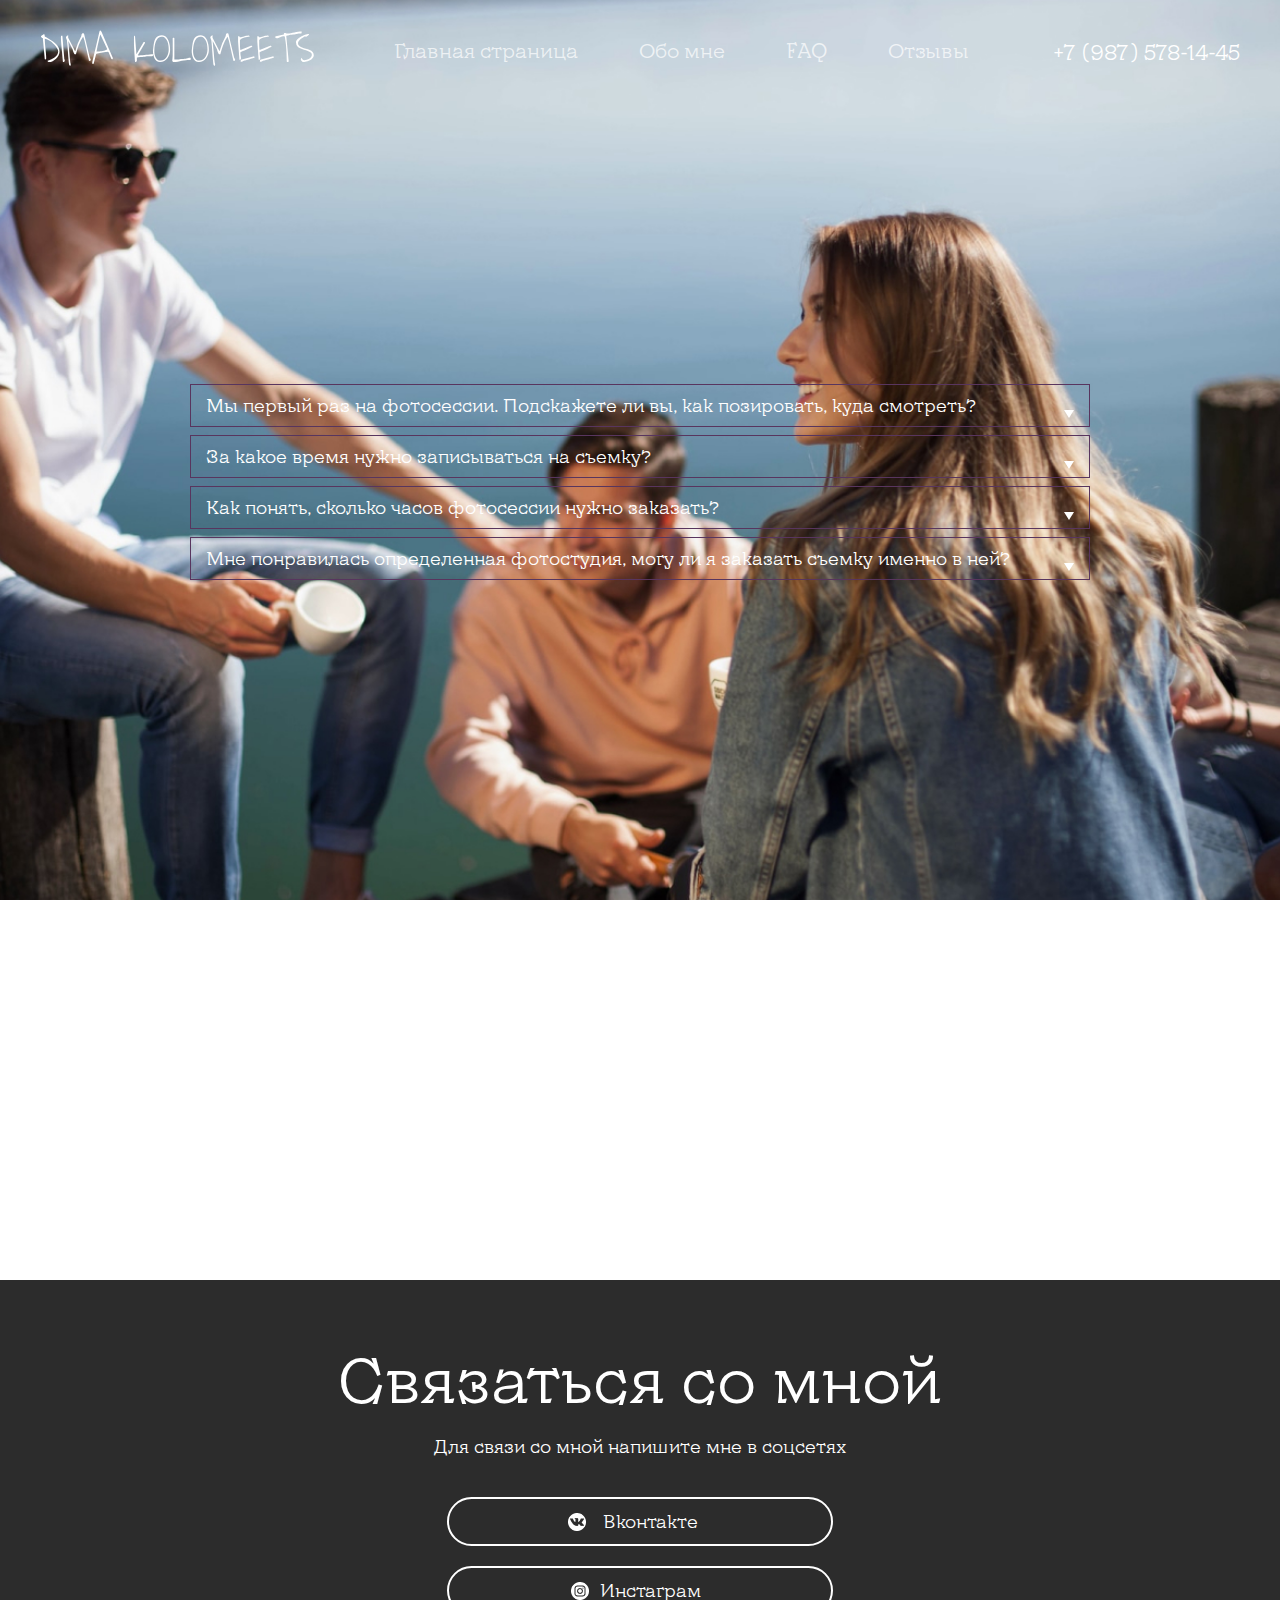
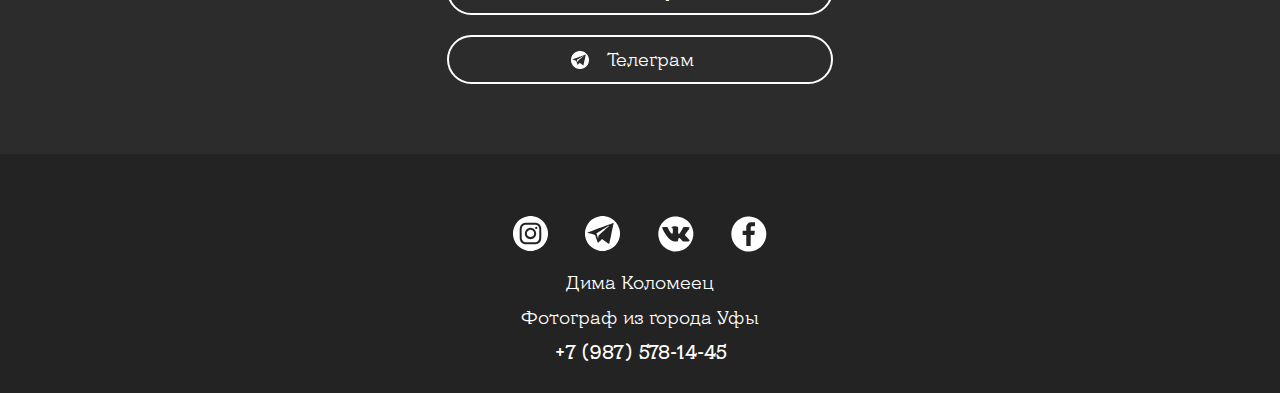
<file: FAQ.html>
<!DOCTYPE html>
<html lang="en">

<head>
  <meta charset="UTF-8">
  <meta name="viewport" content="width=device-width, initial-scale=1.0">
  <link rel="shortcut icon" href="images/Logo.svg" type="image/x-icon"> 
  <meta http-equiv="X-UA-Compatible" content="ie=edge">
  <title>Dima Kolomeets</title>
  <link rel="stylesheet" href="css/reset.css">
  <link rel="stylesheet" href="css/slick.css">
  <link rel="stylesheet" href="css/jquery.fancybox.css">
  <link rel="stylesheet" href="css/style.css">
  <link rel="stylesheet" href="css/media.css">
</head>

<body>
  <!--Начало Главной страницы-->
  <header class="header__faq">
    <div class="container">
      <div class="header__inner">
        <div class="header__top">
          <div class="logo">
            <a href="index.html">
              <svg width="274" height="36" viewBox="0 0 274 36" fill="#fff" xmlns="http://www.w3.org/2000/svg">
              <path class="logo-img" d="M7.54688 30.8105C7.54688 30.7285 7.80664 30.5918 8.32617 30.4004C8.87305 30.209 9.5293 29.9629 10.2949 29.6621C11.0879 29.334 11.9355 28.9375 12.8379 28.4727C13.7676 28.0078 14.6152 27.4473 15.3809 26.791C16.1738 26.1348 16.8301 25.3691 17.3496 24.4941C17.8965 23.6191 18.1699 22.6211 18.1699 21.5C18.1699 20.7344 17.9375 19.8867 17.4727 18.957C17.0078 18 16.4062 17.0566 15.668 16.127C14.9297 15.1973 14.0684 14.2949 13.084 13.4199C12.127 12.5176 11.1562 11.7246 10.1719 11.041C9.1875 10.3574 8.2168 9.81055 7.25977 9.40039C6.33008 8.99023 5.50977 8.78516 4.79883 8.78516C4.79883 10.3984 4.86719 12.0117 5.00391 13.625C5.16797 15.2109 5.33203 16.8105 5.49609 18.4238C5.66016 20.0371 5.81055 21.6504 5.94727 23.2637C6.11133 24.8496 6.19336 26.4629 6.19336 28.1035C6.19336 28.459 6.15234 28.7461 6.07031 28.9648C6.01562 29.1836 5.72852 29.4023 5.20898 29.6211L4.75781 29.1699L2.83008 8.21094C2.77539 8.21094 2.63867 8.15625 2.41992 8.04688C2.22852 7.91016 2.02344 7.77344 1.80469 7.63672C1.58594 7.47266 1.38086 7.29492 1.18945 7.10352C0.998047 6.91211 0.902344 6.73438 0.902344 6.57031C0.902344 6.40625 1.02539 6.20117 1.27148 5.95508C1.54492 5.70898 1.8457 5.47656 2.17383 5.25781C2.50195 5.01172 2.81641 4.80664 3.11719 4.64258C3.41797 4.45117 3.63672 4.35547 3.77344 4.35547C4.18359 4.35547 4.42969 4.45117 4.51172 4.64258C4.62109 4.83398 4.67578 5.06641 4.67578 5.33984C4.67578 5.58594 4.68945 5.85938 4.7168 6.16016C4.74414 6.43359 4.9082 6.63867 5.20898 6.77539C6.16602 7.32227 7.17773 7.89648 8.24414 8.49805C9.31055 9.07227 10.377 9.71484 11.4434 10.4258C12.5371 11.1094 13.5625 11.8477 14.5195 12.6406C15.5039 13.4336 16.3652 14.3086 17.1035 15.2656C17.8418 16.1953 18.4297 17.207 18.8672 18.3008C19.3047 19.3672 19.5234 20.543 19.5234 21.8281C19.5234 23.0312 19.1953 24.248 18.5391 25.4785C17.8828 26.6816 17.0488 27.7754 16.0371 28.7598C15.0254 29.7168 13.8906 30.5098 12.6328 31.1387C11.4023 31.7402 10.1992 32.041 9.02344 32.041C8.66797 32.041 8.32617 31.9316 7.99805 31.7129C7.69727 31.4941 7.54688 31.1934 7.54688 30.8105ZM22.8457 31.5078C22.8184 30.9883 22.75 30.168 22.6406 29.0469C22.5312 27.8984 22.4082 26.5996 22.2715 25.1504C22.1621 23.7012 22.0254 22.1836 21.8613 20.5977C21.7246 19.0117 21.5879 17.5078 21.4512 16.0859C21.3418 14.6367 21.2324 13.3379 21.123 12.1895C21.041 11.041 20.9863 10.207 20.959 9.6875V9.40039C20.959 9.26367 20.9453 9.11328 20.918 8.94922C20.918 8.75781 20.918 8.58008 20.918 8.41602V7.67773C20.918 7.51367 20.918 7.34961 20.918 7.18555C20.9453 6.99414 20.959 6.83008 20.959 6.69336V6.36523C21.0137 6.0918 21.1367 5.92773 21.3281 5.87305C21.5195 5.81836 21.7109 5.79102 21.9023 5.79102C21.957 5.79102 22.0391 5.80469 22.1484 5.83203C22.2578 5.83203 22.3398 5.83203 22.3945 5.83203L24.2812 28.6777C24.3086 28.7598 24.3359 28.8828 24.3633 29.0469C24.418 29.2109 24.4727 29.4023 24.5273 29.6211C24.6094 29.8398 24.6641 30.0312 24.6914 30.1953C24.7188 30.3594 24.7461 30.4824 24.7734 30.5645V30.8105C24.7734 30.9746 24.7188 31.125 24.6094 31.2617C24.5 31.3984 24.3633 31.5215 24.1992 31.6309C24.0352 31.7402 23.8711 31.8359 23.707 31.918C23.5703 31.9727 23.4473 32 23.3379 32C23.2559 32 23.1465 31.9453 23.0098 31.8359C22.9004 31.6992 22.8457 31.5898 22.8457 31.5078ZM25.9629 7.22656C25.9629 7.19922 25.9629 7.1582 25.9629 7.10352C26.0176 7.04883 26.0859 6.93945 26.168 6.77539C26.2773 6.61133 26.3867 6.46094 26.4961 6.32422C26.6055 6.16016 26.7012 6.02344 26.7832 5.91406C26.8652 5.77734 26.9199 5.70898 26.9473 5.70898C27.1113 5.62695 27.3574 5.53125 27.6855 5.42188C27.8223 5.36719 27.9863 5.33984 28.1777 5.33984V7.63672L35.0273 20.9258L35.5195 20.4336C35.5742 20.1602 35.7109 19.6953 35.9297 19.0391C36.1758 18.3555 36.4219 17.6309 36.668 16.8652C36.9141 16.0996 37.1465 15.3887 37.3652 14.7324C37.6113 14.0762 37.7754 13.6113 37.8574 13.3379C37.9121 13.2012 38.0215 12.9551 38.1855 12.5996C38.377 12.2441 38.582 11.8203 38.8008 11.3281C39.0469 10.8359 39.293 10.3164 39.5391 9.76953C39.8125 9.22266 40.0586 8.70312 40.2773 8.21094C40.5234 7.71875 40.7285 7.29492 40.8926 6.93945C41.0566 6.55664 41.166 6.31055 41.2207 6.20117C41.3027 6.03711 41.3574 5.79102 41.3848 5.46289C41.4395 5.13477 41.5078 4.82031 41.5898 4.51953C41.6992 4.19141 41.8496 3.91797 42.041 3.69922C42.2324 3.45312 42.5059 3.33008 42.8613 3.33008C42.916 3.33008 42.957 3.34375 42.9844 3.37109C43.0391 3.37109 43.0801 3.37109 43.1074 3.37109C43.2441 3.39844 43.4355 3.48047 43.6816 3.61719C43.9277 3.72656 44.0508 3.78125 44.0508 3.78125L49.752 27.5703C49.8066 27.6523 49.875 27.7754 49.957 27.9395C50.0664 28.1035 50.1621 28.2949 50.2441 28.5137C50.3535 28.7051 50.4492 28.8965 50.5312 29.0879C50.6406 29.252 50.6953 29.375 50.6953 29.457C50.6953 29.4844 50.6953 29.5254 50.6953 29.5801C50.7227 29.6348 50.7363 29.6895 50.7363 29.7441C50.7363 30.0723 50.6543 30.3594 50.4902 30.6055C50.3535 30.8516 50.1074 30.9746 49.752 30.9746C49.4785 30.9746 49.2461 30.9199 49.0547 30.8105C48.8906 30.6738 48.8223 30.4004 48.8496 29.9902C48.7402 29.498 48.5762 28.7598 48.3574 27.7754C48.1387 26.791 47.8789 25.6699 47.5781 24.4121C47.3047 23.1543 47.0176 21.8418 46.7168 20.4746C46.416 19.0801 46.1152 17.7539 45.8145 16.4961C45.541 15.2383 45.2949 14.1172 45.0762 13.1328C44.8574 12.1484 44.6797 11.4238 44.543 10.959C44.4883 10.7949 44.3926 10.5078 44.2559 10.0977C44.1191 9.66016 43.9824 9.22266 43.8457 8.78516C43.709 8.32031 43.5723 7.89648 43.4355 7.51367C43.2988 7.10352 43.1895 6.83008 43.1074 6.69336C41.3301 9.29102 39.8672 12.1074 38.7188 15.1426C37.5977 18.1777 36.6816 21.2129 35.9707 24.248C35.9434 24.2754 35.8203 24.3027 35.6016 24.3301C35.4102 24.3301 35.2871 24.3301 35.2324 24.3301C34.8223 24.3301 34.4668 24.1113 34.166 23.6738C33.8652 23.209 33.6055 22.6895 33.3867 22.1152C33.1953 21.5137 33.0312 20.9531 32.8945 20.4336C32.7852 19.9141 32.7031 19.5996 32.6484 19.4902C32.5664 19.2715 32.416 18.9434 32.1973 18.5059L29.6543 13.4199C29.3809 12.873 29.1211 12.3809 28.875 11.9434C28.6562 11.4785 28.4922 11.1504 28.3828 10.959V11.9023C28.4375 12.3945 28.5059 13.1738 28.5879 14.2402C28.6973 15.3066 28.8066 16.5234 28.916 17.8906C29.0527 19.2305 29.1895 20.6387 29.3262 22.1152C29.4629 23.5918 29.5859 25.0137 29.6953 26.3809C29.832 27.7207 29.9414 28.9238 30.0234 29.9902C30.1328 31.0293 30.2148 31.8086 30.2695 32.3281C30.4062 32.793 30.5156 33.2031 30.5977 33.5586C30.707 33.9141 30.7617 34.3105 30.7617 34.748C30.7617 34.9941 30.707 35.2129 30.5977 35.4043C30.4883 35.5957 30.2969 35.6914 30.0234 35.6914C29.75 35.6914 29.5312 35.541 29.3672 35.2402C29.2031 34.9668 29.0801 34.6523 28.998 34.2969C28.9434 33.9688 28.9023 33.6543 28.875 33.3535C28.8477 33.0801 28.834 32.916 28.834 32.8613C28.4238 29.0879 28.1094 25.3418 27.8906 21.623C27.6992 17.9043 27.3848 14.1719 26.9473 10.4258C26.9199 10.2617 26.8516 10.043 26.7422 9.76953C26.6602 9.49609 26.5508 9.22266 26.4141 8.94922C26.3047 8.64844 26.1953 8.36133 26.0859 8.08789C26.0039 7.81445 25.9629 7.58203 25.9629 7.39062V7.22656ZM53.0332 33.9277C52.7871 33.9277 52.6094 33.8594 52.5 33.7227C52.3906 33.5859 52.3086 33.4082 52.2539 33.1895C52.2266 32.998 52.2266 32.7793 52.2539 32.5332C52.2812 32.3145 52.2949 32.1367 52.2949 32L59.4727 1.56641C59.5273 1.32031 59.6367 1.06055 59.8008 0.787109C59.9922 0.486328 60.1836 0.267578 60.375 0.130859C60.457 0.376953 60.5801 0.636719 60.7441 0.910156C60.9082 1.15625 61.1133 1.375 61.3594 1.56641L72.7617 27.6934C72.7891 27.7207 72.8027 27.7891 72.8027 27.8984V28.1445C72.8027 28.418 72.748 28.6641 72.6387 28.8828C72.5293 29.0742 72.3379 29.1699 72.0645 29.1699C71.709 29.1699 71.4629 29.0059 71.3262 28.6777L68.4551 22.0332C68.4551 22.0059 68.2773 21.9785 67.9219 21.9512C67.5938 21.8965 67.334 21.8691 67.1426 21.8691C67.0332 21.8691 66.8691 21.8828 66.6504 21.9102C66.459 21.9102 66.2539 21.9238 66.0352 21.9512C65.8164 21.9512 65.6113 21.9648 65.4199 21.9922C65.2559 22.0195 65.1602 22.0332 65.1328 22.0332C64.5039 22.1426 63.6836 22.293 62.6719 22.4844C61.6875 22.6484 60.7168 22.8398 59.7598 23.0586C58.8027 23.25 57.9688 23.4277 57.2578 23.5918C56.5742 23.7559 56.2051 23.8652 56.1504 23.9199L53.7305 33.3945C53.7031 33.5859 53.6211 33.7227 53.4844 33.8047C53.3477 33.8867 53.1973 33.9277 53.0332 33.9277ZM60.375 4.39648C60.3477 4.47852 60.3066 4.58789 60.252 4.72461C60.2246 4.83398 60.1836 4.9707 60.1289 5.13477C60.0742 5.27148 60.0332 5.4082 60.0059 5.54492C59.9785 5.68164 59.9512 5.77734 59.9238 5.83203C59.7324 6.54297 59.5273 7.4043 59.3086 8.41602L57.873 14.8555C57.627 15.9766 57.4082 17.002 57.2168 17.9316C57.0527 18.8613 56.9023 19.668 56.7656 20.3516C56.6562 21.0352 56.6016 21.4727 56.6016 21.6641C56.9844 21.6641 57.5176 21.6367 58.2012 21.582C58.8848 21.5273 59.6094 21.4453 60.375 21.3359C61.168 21.1992 61.9609 21.0625 62.7539 20.9258C63.5742 20.7891 64.2988 20.625 64.9277 20.4336C65.584 20.2422 66.1172 20.0508 66.5273 19.8594C66.9375 19.6406 67.1426 19.4219 67.1426 19.2031C67.1426 19.1484 67.1289 19.0664 67.1016 18.957C67.1016 18.8203 67.0879 18.7246 67.0605 18.6699L60.375 4.39648ZM94.9922 31.5078C94.9648 31.1523 94.9102 30.5781 94.8281 29.7852C94.7734 28.9648 94.7188 28.0625 94.6641 27.0781C94.6094 26.0664 94.541 25.0137 94.459 23.9199C94.4043 22.7988 94.3496 21.7461 94.2949 20.7617C94.2402 19.7773 94.1855 18.8887 94.1309 18.0957C94.0762 17.2754 94.0488 16.6875 94.0488 16.332C94.0488 16.25 94.0352 16.0039 94.0078 15.5938C94.0078 15.1836 93.9941 14.7188 93.9668 14.1992C93.9668 13.6523 93.9668 13.1328 93.9668 12.6406V10.3438C93.9668 9.85156 93.9668 9.3457 93.9668 8.82617C93.9941 8.2793 94.0078 7.77344 94.0078 7.30859C94.0352 6.84375 94.0488 6.5293 94.0488 6.36523C94.1582 6.14648 94.2539 6.00977 94.3359 5.95508C94.4453 5.87305 94.5684 5.83203 94.7051 5.83203H94.9922L96.4277 24.207L103.072 13.0098C103.209 12.7637 103.373 12.5312 103.564 12.3125C103.756 12.0938 103.988 11.9844 104.262 11.9844C104.453 11.9844 104.631 12.0664 104.795 12.2305C104.959 12.3945 105.041 12.5723 105.041 12.7637C105.041 12.791 105.027 12.832 105 12.8867C105 12.9414 105 12.9824 105 13.0098L97.8223 25.3555C97.9316 25.3555 98.1367 25.3691 98.4375 25.3965C98.7383 25.3965 98.9434 25.3965 99.0527 25.3965C100.229 25.3965 101.404 25.3418 102.58 25.2324C103.783 25.123 104.973 25 106.148 24.8633C107.352 24.6992 108.541 24.5625 109.717 24.4531C110.893 24.3438 112.068 24.2891 113.244 24.2891C113.244 24.6992 113.162 25.082 112.998 25.4375C112.834 25.793 112.533 26.0801 112.096 26.2988C111.959 26.2715 111.686 26.2578 111.275 26.2578H108.65C108.24 26.2578 107.953 26.2715 107.789 26.2988C107.242 26.3262 106.586 26.3945 105.82 26.5039C105.082 26.5859 104.303 26.6816 103.482 26.791C102.689 26.9004 101.896 27.0098 101.104 27.1191C100.311 27.2012 99.5996 27.2832 98.9707 27.3652C98.3418 27.4473 97.8359 27.5293 97.4531 27.6113C97.0703 27.666 96.8789 27.707 96.8789 27.7344V31.0566C96.8789 31.084 96.8379 31.1387 96.7559 31.2207C96.6738 31.3027 96.5918 31.3848 96.5098 31.4668L96.1816 31.7949C96.0996 31.877 96.0176 31.9453 95.9355 32C95.8809 32.0273 95.8398 32.041 95.8125 32.041H95.7305C95.4023 32.041 95.1562 31.8633 94.9922 31.5078ZM112.957 20.5977C113.094 19.4766 113.217 18.3418 113.326 17.1934C113.463 16.0176 113.627 14.8691 113.818 13.748C114.01 12.5996 114.27 11.5195 114.598 10.5078C114.953 9.46875 115.432 8.58008 116.033 7.8418C116.662 7.07617 117.441 6.46094 118.371 5.99609C119.301 5.53125 120.449 5.29883 121.816 5.29883C122.938 5.29883 123.922 5.54492 124.77 6.03711C125.645 6.50195 126.383 7.13086 126.984 7.92383C127.613 8.7168 128.119 9.63281 128.502 10.6719C128.885 11.6836 129.186 12.7227 129.404 13.7891C129.65 14.8555 129.828 15.9219 129.938 16.9883C130.047 18.0547 130.102 19.0254 130.102 19.9004C130.102 21.3496 129.869 22.7988 129.404 24.248C128.939 25.6699 128.27 26.9688 127.395 28.1445C126.547 29.293 125.494 30.2363 124.236 30.9746C123.006 31.6855 121.598 32.041 120.012 32.041C118.645 32.041 117.51 31.6719 116.607 30.9336C115.705 30.1953 114.98 29.2793 114.434 28.1855C113.887 27.0645 113.504 25.8613 113.285 24.5762C113.066 23.291 112.957 22.1152 112.957 21.0488V20.5977ZM114.311 20.9668C114.311 21.9238 114.406 22.9766 114.598 24.125C114.789 25.2461 115.117 26.2852 115.582 27.2422C116.047 28.1992 116.676 29.0059 117.469 29.6621C118.289 30.291 119.314 30.6055 120.545 30.6055C121.994 30.6055 123.225 30.2363 124.236 29.498C125.275 28.7598 126.123 27.8438 126.779 26.75C127.463 25.6289 127.955 24.4121 128.256 23.0996C128.557 21.7871 128.707 20.5566 128.707 19.4082C128.707 18.3418 128.625 17.084 128.461 15.6348C128.297 14.1582 127.955 12.7637 127.436 11.4512C126.943 10.1387 126.219 9.03125 125.262 8.12891C124.332 7.19922 123.129 6.73438 121.652 6.73438C120.613 6.73438 119.711 6.98047 118.945 7.47266C118.18 7.96484 117.523 8.62109 116.977 9.44141C116.43 10.2344 115.979 11.1504 115.623 12.1895C115.295 13.2012 115.035 14.2402 114.844 15.3066C114.652 16.3457 114.516 17.3711 114.434 18.3828C114.352 19.3672 114.311 20.2285 114.311 20.9668ZM132.234 31.0566C132.262 30.8379 132.289 30.4824 132.316 29.9902C132.371 29.498 132.426 28.9785 132.48 28.4316C132.535 27.8848 132.576 27.3652 132.604 26.873C132.658 26.3535 132.686 25.998 132.686 25.8066C132.686 25.3691 132.686 24.6992 132.686 23.7969C132.713 22.8672 132.727 21.8281 132.727 20.6797V13.3789C132.727 12.2305 132.713 11.2051 132.686 10.3027C132.686 9.37305 132.686 8.67578 132.686 8.21094C132.795 8.01953 132.891 7.89648 132.973 7.8418C133.055 7.78711 133.191 7.75977 133.383 7.75977H133.67C133.752 7.81445 133.889 7.91016 134.08 8.04688C134.271 8.15625 134.367 8.21094 134.367 8.21094V29.498C134.449 29.498 134.586 29.5117 134.777 29.5391C134.969 29.5664 135.174 29.5938 135.393 29.6211C135.639 29.6211 135.857 29.6211 136.049 29.6211C136.268 29.6211 136.404 29.6211 136.459 29.6211C136.76 29.5938 137.197 29.5391 137.771 29.457C138.373 29.375 139.057 29.293 139.822 29.2109C140.588 29.1289 141.381 29.0469 142.201 28.9648C143.021 28.8555 143.801 28.7598 144.539 28.6777C145.305 28.5684 145.975 28.4727 146.549 28.3906C147.15 28.3086 147.602 28.2402 147.902 28.1855C148.285 27.9941 148.613 27.8711 148.887 27.8164C149.16 27.7344 149.488 27.6934 149.871 27.6934C150.227 27.6934 150.459 27.8164 150.568 28.0625C150.705 28.3086 150.773 28.582 150.773 28.8828C150.773 29.1289 150.719 29.3477 150.609 29.5391C150.527 29.7031 150.418 29.8945 150.281 30.1133C148.887 29.9766 147.479 29.9902 146.057 30.1543C144.662 30.3184 143.268 30.5508 141.873 30.8516C140.479 31.125 139.098 31.3848 137.73 31.6309C136.363 31.877 135.01 32 133.67 32C133.479 32 133.219 31.8906 132.891 31.6719C132.562 31.4531 132.344 31.248 132.234 31.0566ZM151.717 20.5977C151.854 19.4766 151.977 18.3418 152.086 17.1934C152.223 16.0176 152.387 14.8691 152.578 13.748C152.77 12.5996 153.029 11.5195 153.357 10.5078C153.713 9.46875 154.191 8.58008 154.793 7.8418C155.422 7.07617 156.201 6.46094 157.131 5.99609C158.061 5.53125 159.209 5.29883 160.576 5.29883C161.697 5.29883 162.682 5.54492 163.529 6.03711C164.404 6.50195 165.143 7.13086 165.744 7.92383C166.373 8.7168 166.879 9.63281 167.262 10.6719C167.645 11.6836 167.945 12.7227 168.164 13.7891C168.41 14.8555 168.588 15.9219 168.697 16.9883C168.807 18.0547 168.861 19.0254 168.861 19.9004C168.861 21.3496 168.629 22.7988 168.164 24.248C167.699 25.6699 167.029 26.9688 166.154 28.1445C165.307 29.293 164.254 30.2363 162.996 30.9746C161.766 31.6855 160.357 32.041 158.771 32.041C157.404 32.041 156.27 31.6719 155.367 30.9336C154.465 30.1953 153.74 29.2793 153.193 28.1855C152.646 27.0645 152.264 25.8613 152.045 24.5762C151.826 23.291 151.717 22.1152 151.717 21.0488V20.5977ZM153.07 20.9668C153.07 21.9238 153.166 22.9766 153.357 24.125C153.549 25.2461 153.877 26.2852 154.342 27.2422C154.807 28.1992 155.436 29.0059 156.229 29.6621C157.049 30.291 158.074 30.6055 159.305 30.6055C160.754 30.6055 161.984 30.2363 162.996 29.498C164.035 28.7598 164.883 27.8438 165.539 26.75C166.223 25.6289 166.715 24.4121 167.016 23.0996C167.316 21.7871 167.467 20.5566 167.467 19.4082C167.467 18.3418 167.385 17.084 167.221 15.6348C167.057 14.1582 166.715 12.7637 166.195 11.4512C165.703 10.1387 164.979 9.03125 164.021 8.12891C163.092 7.19922 161.889 6.73438 160.412 6.73438C159.373 6.73438 158.471 6.98047 157.705 7.47266C156.939 7.96484 156.283 8.62109 155.736 9.44141C155.189 10.2344 154.738 11.1504 154.383 12.1895C154.055 13.2012 153.795 14.2402 153.604 15.3066C153.412 16.3457 153.275 17.3711 153.193 18.3828C153.111 19.3672 153.07 20.2285 153.07 20.9668ZM170.338 7.22656C170.338 7.19922 170.338 7.1582 170.338 7.10352C170.393 7.04883 170.461 6.93945 170.543 6.77539C170.652 6.61133 170.762 6.46094 170.871 6.32422C170.98 6.16016 171.076 6.02344 171.158 5.91406C171.24 5.77734 171.295 5.70898 171.322 5.70898C171.486 5.62695 171.732 5.53125 172.061 5.42188C172.197 5.36719 172.361 5.33984 172.553 5.33984V7.63672L179.402 20.9258L179.895 20.4336C179.949 20.1602 180.086 19.6953 180.305 19.0391C180.551 18.3555 180.797 17.6309 181.043 16.8652C181.289 16.0996 181.521 15.3887 181.74 14.7324C181.986 14.0762 182.15 13.6113 182.232 13.3379C182.287 13.2012 182.396 12.9551 182.561 12.5996C182.752 12.2441 182.957 11.8203 183.176 11.3281C183.422 10.8359 183.668 10.3164 183.914 9.76953C184.188 9.22266 184.434 8.70312 184.652 8.21094C184.898 7.71875 185.104 7.29492 185.268 6.93945C185.432 6.55664 185.541 6.31055 185.596 6.20117C185.678 6.03711 185.732 5.79102 185.76 5.46289C185.814 5.13477 185.883 4.82031 185.965 4.51953C186.074 4.19141 186.225 3.91797 186.416 3.69922C186.607 3.45312 186.881 3.33008 187.236 3.33008C187.291 3.33008 187.332 3.34375 187.359 3.37109C187.414 3.37109 187.455 3.37109 187.482 3.37109C187.619 3.39844 187.811 3.48047 188.057 3.61719C188.303 3.72656 188.426 3.78125 188.426 3.78125L194.127 27.5703C194.182 27.6523 194.25 27.7754 194.332 27.9395C194.441 28.1035 194.537 28.2949 194.619 28.5137C194.729 28.7051 194.824 28.8965 194.906 29.0879C195.016 29.252 195.07 29.375 195.07 29.457C195.07 29.4844 195.07 29.5254 195.07 29.5801C195.098 29.6348 195.111 29.6895 195.111 29.7441C195.111 30.0723 195.029 30.3594 194.865 30.6055C194.729 30.8516 194.482 30.9746 194.127 30.9746C193.854 30.9746 193.621 30.9199 193.43 30.8105C193.266 30.6738 193.197 30.4004 193.225 29.9902C193.115 29.498 192.951 28.7598 192.732 27.7754C192.514 26.791 192.254 25.6699 191.953 24.4121C191.68 23.1543 191.393 21.8418 191.092 20.4746C190.791 19.0801 190.49 17.7539 190.189 16.4961C189.916 15.2383 189.67 14.1172 189.451 13.1328C189.232 12.1484 189.055 11.4238 188.918 10.959C188.863 10.7949 188.768 10.5078 188.631 10.0977C188.494 9.66016 188.357 9.22266 188.221 8.78516C188.084 8.32031 187.947 7.89648 187.811 7.51367C187.674 7.10352 187.564 6.83008 187.482 6.69336C185.705 9.29102 184.242 12.1074 183.094 15.1426C181.973 18.1777 181.057 21.2129 180.346 24.248C180.318 24.2754 180.195 24.3027 179.977 24.3301C179.785 24.3301 179.662 24.3301 179.607 24.3301C179.197 24.3301 178.842 24.1113 178.541 23.6738C178.24 23.209 177.98 22.6895 177.762 22.1152C177.57 21.5137 177.406 20.9531 177.27 20.4336C177.16 19.9141 177.078 19.5996 177.023 19.4902C176.941 19.2715 176.791 18.9434 176.572 18.5059L174.029 13.4199C173.756 12.873 173.496 12.3809 173.25 11.9434C173.031 11.4785 172.867 11.1504 172.758 10.959V11.9023C172.812 12.3945 172.881 13.1738 172.963 14.2402C173.072 15.3066 173.182 16.5234 173.291 17.8906C173.428 19.2305 173.564 20.6387 173.701 22.1152C173.838 23.5918 173.961 25.0137 174.07 26.3809C174.207 27.7207 174.316 28.9238 174.398 29.9902C174.508 31.0293 174.59 31.8086 174.645 32.3281C174.781 32.793 174.891 33.2031 174.973 33.5586C175.082 33.9141 175.137 34.3105 175.137 34.748C175.137 34.9941 175.082 35.2129 174.973 35.4043C174.863 35.5957 174.672 35.6914 174.398 35.6914C174.125 35.6914 173.906 35.541 173.742 35.2402C173.578 34.9668 173.455 34.6523 173.373 34.2969C173.318 33.9688 173.277 33.6543 173.25 33.3535C173.223 33.0801 173.209 32.916 173.209 32.8613C172.799 29.0879 172.484 25.3418 172.266 21.623C172.074 17.9043 171.76 14.1719 171.322 10.4258C171.295 10.2617 171.227 10.043 171.117 9.76953C171.035 9.49609 170.926 9.22266 170.789 8.94922C170.68 8.64844 170.57 8.36133 170.461 8.08789C170.379 7.81445 170.338 7.58203 170.338 7.39062V7.22656ZM198.064 11.5332V6.36523C198.119 6.33789 198.242 6.32422 198.434 6.32422C198.625 6.29688 198.748 6.2832 198.803 6.2832C199.076 6.2832 199.268 6.33789 199.377 6.44727C199.486 6.55664 199.568 6.67969 199.623 6.81641C199.678 6.92578 199.732 7.03516 199.787 7.14453C199.869 7.25391 200.006 7.30859 200.197 7.30859C200.635 7.30859 201.182 7.22656 201.838 7.0625C202.521 6.87109 203.232 6.66602 203.971 6.44727C204.709 6.22852 205.434 6.02344 206.145 5.83203C206.883 5.61328 207.512 5.46289 208.031 5.38086H208.359C208.688 5.38086 208.961 5.46289 209.18 5.62695C209.426 5.76367 209.549 6.00977 209.549 6.36523C209.549 6.39258 209.535 6.46094 209.508 6.57031C209.508 6.67969 209.508 6.74805 209.508 6.77539C208.797 6.83008 207.99 6.91211 207.088 7.02148C206.186 7.13086 205.27 7.30859 204.34 7.55469C203.438 7.77344 202.59 8.08789 201.797 8.49805C201.031 8.9082 200.416 9.44141 199.951 10.0977V12.8047C199.951 13.4336 199.951 14.1172 199.951 14.8555C199.979 15.5938 200.006 16.3047 200.033 16.9883C200.088 17.6719 200.143 18.3008 200.197 18.875C200.279 19.4219 200.375 19.832 200.484 20.1055L210.943 15.8398C211.518 15.8945 211.9 15.9629 212.092 16.0449C212.311 16.127 212.406 16.2363 212.379 16.373C212.352 16.5098 212.229 16.6602 212.01 16.8242C211.818 16.9609 211.613 17.1113 211.395 17.2754C211.012 17.4395 210.328 17.7539 209.344 18.2188C208.359 18.6562 207.307 19.1348 206.186 19.6543C205.064 20.1465 204.012 20.625 203.027 21.0898C202.043 21.5273 201.359 21.8418 200.977 22.0332C200.758 22.0605 200.607 22.1426 200.525 22.2793C200.471 22.416 200.43 22.5664 200.402 22.7305C200.402 22.8945 200.402 23.0723 200.402 23.2637C200.43 23.4277 200.443 23.5508 200.443 23.6328C200.443 24.4258 200.539 25.2051 200.73 25.9707C200.922 26.7363 201.018 27.5293 201.018 28.3496C201.018 28.7051 200.895 29.0469 200.648 29.375C200.402 29.6758 199.992 29.8262 199.418 29.8262L198.064 11.5332ZM214.717 27.7344C214.471 27.7891 214.088 27.8984 213.568 28.0625C213.076 28.1992 212.488 28.3633 211.805 28.5547C211.148 28.7461 210.451 28.9512 209.713 29.1699C209.002 29.3613 208.318 29.5527 207.662 29.7441C207.006 29.9082 206.404 30.0723 205.857 30.2363C205.338 30.373 204.955 30.4824 204.709 30.5645C204.08 30.7559 203.615 30.9336 203.314 31.0977C203.041 31.2344 202.795 31.3574 202.576 31.4668C202.385 31.5488 202.152 31.6172 201.879 31.6719C201.633 31.6992 201.223 31.7129 200.648 31.7129C200.648 31.0566 200.703 30.5918 200.812 30.3184C200.949 30.0176 201.305 29.7852 201.879 29.6211L214.143 26.2168L214.717 27.7344ZM217.301 11.5332V6.36523C217.355 6.33789 217.479 6.32422 217.67 6.32422C217.861 6.29688 217.984 6.2832 218.039 6.2832C218.312 6.2832 218.504 6.33789 218.613 6.44727C218.723 6.55664 218.805 6.67969 218.859 6.81641C218.914 6.92578 218.969 7.03516 219.023 7.14453C219.105 7.25391 219.242 7.30859 219.434 7.30859C219.871 7.30859 220.418 7.22656 221.074 7.0625C221.758 6.87109 222.469 6.66602 223.207 6.44727C223.945 6.22852 224.67 6.02344 225.381 5.83203C226.119 5.61328 226.748 5.46289 227.268 5.38086H227.596C227.924 5.38086 228.197 5.46289 228.416 5.62695C228.662 5.76367 228.785 6.00977 228.785 6.36523C228.785 6.39258 228.771 6.46094 228.744 6.57031C228.744 6.67969 228.744 6.74805 228.744 6.77539C228.033 6.83008 227.227 6.91211 226.324 7.02148C225.422 7.13086 224.506 7.30859 223.576 7.55469C222.674 7.77344 221.826 8.08789 221.033 8.49805C220.268 8.9082 219.652 9.44141 219.188 10.0977V12.8047C219.188 13.4336 219.188 14.1172 219.188 14.8555C219.215 15.5938 219.242 16.3047 219.27 16.9883C219.324 17.6719 219.379 18.3008 219.434 18.875C219.516 19.4219 219.611 19.832 219.721 20.1055L230.18 15.8398C230.754 15.8945 231.137 15.9629 231.328 16.0449C231.547 16.127 231.643 16.2363 231.615 16.373C231.588 16.5098 231.465 16.6602 231.246 16.8242C231.055 16.9609 230.85 17.1113 230.631 17.2754C230.248 17.4395 229.564 17.7539 228.58 18.2188C227.596 18.6562 226.543 19.1348 225.422 19.6543C224.301 20.1465 223.248 20.625 222.264 21.0898C221.279 21.5273 220.596 21.8418 220.213 22.0332C219.994 22.0605 219.844 22.1426 219.762 22.2793C219.707 22.416 219.666 22.5664 219.639 22.7305C219.639 22.8945 219.639 23.0723 219.639 23.2637C219.666 23.4277 219.68 23.5508 219.68 23.6328C219.68 24.4258 219.775 25.2051 219.967 25.9707C220.158 26.7363 220.254 27.5293 220.254 28.3496C220.254 28.7051 220.131 29.0469 219.885 29.375C219.639 29.6758 219.229 29.8262 218.654 29.8262L217.301 11.5332ZM233.953 27.7344C233.707 27.7891 233.324 27.8984 232.805 28.0625C232.312 28.1992 231.725 28.3633 231.041 28.5547C230.385 28.7461 229.688 28.9512 228.949 29.1699C228.238 29.3613 227.555 29.5527 226.898 29.7441C226.242 29.9082 225.641 30.0723 225.094 30.2363C224.574 30.373 224.191 30.4824 223.945 30.5645C223.316 30.7559 222.852 30.9336 222.551 31.0977C222.277 31.2344 222.031 31.3574 221.812 31.4668C221.621 31.5488 221.389 31.6172 221.115 31.6719C220.869 31.6992 220.459 31.7129 219.885 31.7129C219.885 31.0566 219.939 30.5918 220.049 30.3184C220.186 30.0176 220.541 29.7852 221.115 29.6211L233.379 26.2168L233.953 27.7344ZM246.791 31.6309C246.709 29.7168 246.641 27.7344 246.586 25.6836C246.531 23.6328 246.436 21.5684 246.299 19.4902C246.189 17.3848 246.012 15.3066 245.766 13.2559C245.547 11.1777 245.26 9.18164 244.904 7.26758C244.795 6.83008 244.699 6.55664 244.617 6.44727C244.535 6.33789 244.33 6.2832 244.002 6.2832C243.346 6.2832 242.717 6.39258 242.115 6.61133C241.514 6.80273 240.898 7.02148 240.27 7.26758C239.668 7.51367 239.066 7.74609 238.465 7.96484C237.863 8.15625 237.221 8.25195 236.537 8.25195C236.182 8.25195 235.895 8.19727 235.676 8.08789C235.457 7.95117 235.348 7.67773 235.348 7.26758C235.348 7.07617 235.361 6.88477 235.389 6.69336C235.443 6.50195 235.607 6.39258 235.881 6.36523L243.92 4.39648C243.865 3.79492 243.906 3.41211 244.043 3.24805C244.207 3.05664 244.467 2.96094 244.822 2.96094C245.287 2.96094 245.684 3.05664 246.012 3.24805C246.34 3.41211 246.75 3.49414 247.242 3.49414C248.473 3.49414 249.689 3.39844 250.893 3.20703C252.096 2.98828 253.299 2.75586 254.502 2.50977C255.705 2.23633 256.895 2.00391 258.07 1.8125C259.273 1.59375 260.477 1.48438 261.68 1.48438V1.89453C261.68 2.08594 261.666 2.29102 261.639 2.50977C261.639 2.72852 261.584 2.93359 261.475 3.125C261.365 3.31641 261.229 3.42578 261.064 3.45312C260.764 3.48047 260.312 3.53516 259.711 3.61719C259.137 3.67188 258.467 3.75391 257.701 3.86328C256.963 3.94531 256.184 4.04102 255.363 4.15039C254.543 4.23242 253.75 4.32812 252.984 4.4375C252.219 4.51953 251.535 4.61523 250.934 4.72461C250.359 4.80664 249.922 4.86133 249.621 4.88867C249.375 4.94336 249.061 5.02539 248.678 5.13477C248.322 5.2168 247.967 5.3125 247.611 5.42188C247.256 5.50391 246.941 5.58594 246.668 5.66797C246.422 5.75 246.299 5.80469 246.299 5.83203V6.36523L248.678 31.0977V31.6309C248.65 31.6855 248.582 31.7539 248.473 31.8359C248.391 31.8906 248.268 31.9453 248.104 32C247.939 32.0273 247.748 32.0273 247.529 32C247.311 31.9453 247.064 31.8223 246.791 31.6309ZM260.859 29.375C260.859 29.0469 260.969 28.7461 261.188 28.4727C261.406 28.1719 261.639 27.9258 261.885 27.7344C261.939 28.5 262.186 29.1016 262.623 29.5391C263.061 29.9492 263.662 30.1543 264.428 30.1543C265.111 30.1543 265.891 30.0312 266.766 29.7852C267.641 29.5391 268.447 29.1836 269.186 28.7188C269.951 28.2539 270.58 27.6934 271.072 27.0371C271.592 26.3535 271.852 25.6016 271.852 24.7812C271.852 23.7969 271.469 23.0039 270.703 22.4023C269.938 21.8008 268.967 21.2949 267.791 20.8848C266.615 20.4473 265.344 20.0371 263.977 19.6543C262.609 19.2715 261.338 18.8066 260.162 18.2598C259.014 17.7129 258.043 17.0293 257.25 16.209C256.484 15.3887 256.102 14.3223 256.102 13.0098C255.828 12.2441 255.91 11.4785 256.348 10.7129C256.812 9.91992 257.455 9.18164 258.275 8.49805C259.123 7.81445 260.094 7.17188 261.188 6.57031C262.281 5.96875 263.334 5.47656 264.346 5.09375C265.385 4.71094 266.314 4.42383 267.135 4.23242C267.955 4.04102 268.516 4 268.816 4.10938C269.117 4.21875 269.076 4.49219 268.693 4.92969C268.338 5.36719 267.49 5.99609 266.15 6.81641C265.959 6.81641 265.768 6.80273 265.576 6.77539C265.385 6.74805 265.262 6.61133 265.207 6.36523C264.605 6.58398 263.895 6.92578 263.074 7.39062C262.254 7.85547 261.461 8.40234 260.695 9.03125C259.957 9.63281 259.328 10.3027 258.809 11.041C258.289 11.752 258.029 12.4629 258.029 13.1738C258.029 14.2949 258.412 15.1836 259.178 15.8398C259.971 16.4688 260.941 17.0156 262.09 17.4805C263.266 17.918 264.537 18.3281 265.904 18.7109C267.271 19.0664 268.543 19.5039 269.719 20.0234C270.895 20.5156 271.865 21.1719 272.631 21.9922C273.396 22.7852 273.779 23.8379 273.779 25.1504C273.779 25.8887 273.602 26.5723 273.246 27.2012C272.891 27.8027 272.426 28.3633 271.852 28.8828C271.277 29.375 270.621 29.8125 269.883 30.1953C269.145 30.5781 268.379 30.9062 267.586 31.1797C266.82 31.4531 266.055 31.6582 265.289 31.7949C264.551 31.9316 263.895 32 263.32 32C263.047 32 262.76 31.918 262.459 31.7539C262.186 31.5625 261.926 31.3301 261.68 31.0566C261.461 30.7832 261.27 30.4961 261.105 30.1953C260.941 29.8945 260.859 29.6211 260.859 29.375Z" fill="#fff"/>
              </svg>
            </a>
            </div>
            <nav class="menu">
              <ul class="menu__list">
              <li class="menu__item"><a class="menu__link link__about-me" href="index.html">Главная страница</a></li>
              <li class="menu__item"><a class="menu__link link__about-me"  href="AboutMe.html">Обо мне</a></li>
              <li class="menu__item" ><a class="menu__link link__about-me" href="#">FAQ</a></li>
              <li class="menu__item"><a class="menu__link link__about-me" href="index.html">Отзывы</a></li>
              </ul>
              <a class="phone phone__about-me" href="tel:+79875781445">+7 (987) 578-14-45</a>
              <button class="menu-btn">
              <span></span>
              </button>
            </nav>
        </div>
        <div class="header__center center-faq">
          <div class="faq">
            <div class="faq-item">
                <input class="faq-input" type="checkbox" id="faq_1">
                <label class="faq-title" for="faq_1">Мы первый раз на фотосессии. Подскажете ли вы, как позировать, куда смотреть?</label>
                <div class="faq-text">
                    <p>Да, конечно, я всегда помогаю с позированием и подсказываю, как лучше встать и куда смотреть. Также я всегда веду непринужденную беседу во время съемки, чтобы вы не чувствовали себя скованно - ведь это отразится и на фотографиях.</p>
                </div>
            </div>
    
            <div class="faq-item">
                <input class="faq-input" type="checkbox" id="faq_2">
                <label class="faq-title" for="faq_2">За какое время нужно записываться на съемку?</label>
                <div class="faq-text">
                    <p>ем раньше вы записываетесь, тем вероятнее, что нужное вам время будет свободно. Иногда люди записываются даже на сегодняшний день, но оптимальный срок - за две недели.</p>
                </div>
            </div>

            <div class="faq-item">
              <input class="faq-input" type="checkbox" id="faq_3">
              <label class="faq-title" for="faq_3">Как понять, сколько часов фотосессии нужно заказать?</label>
              <div class="faq-text">
                  <p>Если говорить о студийных, семейных или лавстори фотосессиях - то обычно достаточно стандартной фотосессии, продолжительностью один час. Больше нужно брать в том случае, если вас пять или более человек. Что других видов съемки, то тут все индивидуально, я всегда могу проконсультировать вас по телефону.</p>
              </div>
            </div>

            <div class="faq-item">
              <input class="faq-input" type="checkbox" id="faq_4">
              <label class="faq-title" for="faq_4">Мне понравилась определенная фотостудия, могу ли я заказать съемку именно в ней?</label>
              <div class="faq-text">
                  <p>Да, я снимаю в любых фотостудиях Уфы. В этом случае, вы самостоятельно бронируете и оплачиваете студию и отдельно - мои услуги.</p>
              </div>
            </div>
          </div>
        </div>
        </div>
        </div>
      </div>
    </div>
  </header>
  <!--Конец Главной страницы-->

  <!--Начало 1-ой секции-->
  <main class="main">
    <section class="photo__scroll-faq">
    </section>

  <!--Конец 1-ой секции-->
    
  <!--Начало 2-ой секции-->
    <section class="contacts">
      <div class="container">
        <div class="contacts__inner">
          <h1 class="contacts__subtitle">
            Связаться со мной
          </h1>
          <p class="contacts__title">
            Для связи со мной напишите мне в соцсетях
          </p>
          <a href="">
            <button class="contacts__button vkontakte">
              Вконтакте
            </button>
          </a>
          <a href="">
            <button class="contacts__button instagram">
              Инстаграм
            </button>
          </a>
          <a href="">
            <button class="contacts__button telegram">
              Телеграм
            </button>
          </a>
        </div>
      </div>
    </section>
  </main>
  <!--Конец 2-ой секции-->
  
  <!--Начало 3-ей секции-->

  <!--Конец 3-ей секции-->

  <!--Начало 4-ой секции-->
 
  <!--Конец 4-ой секции-->

  <!--Начало Подвала-->
  <div class="footer">
    <div class="container">
      <div class="footer__inner">
        <div class="footer__images">
          <a class="footer__link" href="" target="_blank"><svg width="35" height="35" viewBox="0 0 35 35" fill="none" xmlns="http://www.w3.org/2000/svg">
            <path d="M16.202 0.024559C16.0897 0.0385818 15.6898 0.0876579 15.325 0.129726C12.273 0.473263 9.22795 1.74927 6.62497 3.76143C5.8532 4.35736 4.3307 5.87875 3.73433 6.64996C1.79086 9.15289 0.612157 11.9222 0.121028 15.1052C-0.0403427 16.1569 -0.0403427 18.8631 0.121028 19.9148C0.906834 25.0118 3.57998 29.2675 7.74755 32.0578C10.0629 33.6073 12.4413 34.4977 15.36 34.9113C16.3072 35.0445 18.8892 35.0235 19.9205 34.8763C22.5375 34.4907 25.0493 33.5301 27.1822 32.1069C31.5112 29.2114 34.1703 24.9206 34.914 19.6484C35.0332 18.8141 35.0262 16.1919 34.907 15.3366C34.2895 10.8846 32.1426 6.9304 28.831 4.14002C26.3262 2.0227 23.2041 0.620495 19.9556 0.157768C19.1979 0.0455933 16.6791 -0.0455513 16.202 0.024559ZM22.6638 6.86029C23.6461 6.96545 24.3196 7.15475 25.1125 7.54737C26.5297 8.24847 27.3997 9.25805 27.9259 10.8005C28.2908 11.8732 28.3048 12.0835 28.3048 17.51C28.3048 21.6185 28.2837 22.6491 28.1995 23.1258C27.6874 26.0564 25.7509 27.8162 22.6568 28.1667C21.8149 28.2579 13.171 28.2579 12.3431 28.1667C10.0769 27.9073 8.37199 26.8627 7.49497 25.2011C7.17223 24.5841 6.92667 23.855 6.80038 23.1258C6.64602 22.2635 6.64602 12.7565 6.80038 11.8942C6.99683 10.7514 7.45989 9.69273 8.09134 8.92152C8.98239 7.83482 10.554 7.0566 12.2379 6.86029C13.0237 6.76915 21.857 6.76915 22.6638 6.86029Z" fill="#fff"/>
            <path d="M14.7987 8.82335C11.9361 8.87242 11.7537 8.89346 10.7925 9.34917C9.89446 9.76983 9.14373 10.7584 8.82801 11.9362C8.70172 12.3919 8.6947 12.7565 8.6947 17.51C8.6947 22.2634 8.70172 22.628 8.82801 23.0837C9.14373 24.2616 9.89446 25.2501 10.7925 25.6708C11.7537 26.1265 11.9291 26.1475 14.8549 26.1966C16.3072 26.2176 18.6927 26.2176 20.152 26.1966C23.0707 26.1475 23.2461 26.1265 24.2073 25.6708C25.1054 25.2501 25.8561 24.2616 26.1719 23.0837C26.2981 22.628 26.3052 22.2634 26.3052 17.51C26.3052 12.7565 26.2981 12.3919 26.1719 11.9362C25.8561 10.7584 25.1054 9.76983 24.2073 9.34917C23.3233 8.92851 22.9795 8.87242 21.1132 8.84438C20.1871 8.83036 18.9733 8.80932 18.412 8.7953C17.8507 8.78829 16.23 8.80231 14.7987 8.82335ZM23.7022 10.8075C23.8285 10.8635 24.0249 11.0248 24.1372 11.172C24.3056 11.3894 24.3407 11.5015 24.3407 11.8381C24.3407 12.1395 24.3056 12.2938 24.1933 12.441C23.6671 13.1491 22.6708 13.1351 22.2498 12.406C22.0744 12.1045 22.0744 11.5646 22.2428 11.2702C22.5235 10.7934 23.176 10.5901 23.7022 10.8075ZM18.8119 11.9713C21.4079 12.5883 23.183 14.8458 23.183 17.51C23.183 20.693 20.6853 23.1889 17.4999 23.1889C14.3216 23.1889 11.8169 20.686 11.8169 17.51C11.8169 14.8598 13.5779 12.6093 16.1528 11.9713C16.9036 11.789 18.0542 11.789 18.8119 11.9713Z" fill="#fff"/>
            <path d="M16.3775 13.9536C15.1637 14.3673 14.3218 15.2436 13.9639 16.4495C13.9008 16.6739 13.8517 17.0875 13.8517 17.4381C13.8517 18.4617 14.2165 19.3451 14.9111 20.0322C15.6197 20.7333 16.4827 21.0838 17.5001 21.0838C18.5244 21.0838 19.4085 20.7192 20.096 20.0251C20.7976 19.317 21.1484 18.4547 21.1484 17.4381C21.1484 15.7624 20.103 14.3813 18.4893 13.9045C17.914 13.7363 16.9458 13.7573 16.3775 13.9536Z" fill="#fff"/>
            </svg>
          </a>
          <a class="footer__link" href="" target="_blank"><svg width="35" height="35" viewBox="0 0 35 35" fill="none" xmlns="http://www.w3.org/2000/svg">
            <path d="M16.2004 0.0245552C16.0881 0.038578 15.6883 0.0876541 15.3235 0.129719C12.2717 0.473259 9.22705 1.74926 6.62432 3.76142C5.85263 4.35736 4.33028 5.87874 3.73396 6.64995C1.78367 9.15989 0.612097 11.9082 0.121016 15.1052C-0.0403388 16.1569 -0.0403388 18.8631 0.121016 19.9148C0.906745 25.0118 3.57963 29.2675 7.74679 32.0578C10.0619 33.6073 12.4401 34.4977 15.3585 34.9113C16.3056 35.0445 18.8873 35.0235 19.9186 34.8763C22.5353 34.4907 25.0469 33.5301 27.1795 32.1069C31.5081 29.2114 34.1669 24.9206 34.9106 19.6484C35.0298 18.8281 35.0298 16.1919 34.9106 15.3716C34.2721 10.8355 32.1675 6.95844 28.8282 4.14001C26.3237 2.02269 23.2018 0.620491 19.9536 0.157764C19.196 0.0455894 16.6774 -0.0455551 16.2004 0.0245552ZM28.5405 7.10567C28.6037 7.16877 28.6388 7.28094 28.6177 7.36508C28.5967 7.44921 27.6005 12.1045 26.4078 17.7133C25.131 23.7288 24.198 27.9354 24.1489 27.9704C24.0998 27.9985 24.0366 28.0265 24.0156 28.0265C23.9945 28.0265 22.395 26.9047 20.4728 25.5376L16.9721 23.0557L16.5512 23.4623C15.0358 24.9276 13.0505 26.7645 12.9873 26.7645C12.9382 26.7645 12.861 26.7365 12.819 26.7084C12.7698 26.6804 12.1314 24.9206 11.4018 22.8033L10.0759 18.9473L6.477 17.8465C4.49865 17.2436 2.83599 16.7037 2.78688 16.6476C2.65359 16.5215 2.73777 16.3392 2.96227 16.262C3.0675 16.227 5.36155 15.3857 8.06249 14.3901C10.7634 13.4016 16.1443 11.4385 20.0238 10.0363C23.9033 8.62706 27.3619 7.37209 27.7057 7.23888C28.4564 6.95844 28.4072 6.96545 28.5405 7.10567Z" fill="#fff"/>
            <path d="M23.286 9.91145C23.0966 10.0306 20.3606 11.7343 17.2177 13.6974C14.0747 15.6605 11.486 17.28 11.472 17.294C11.458 17.3081 11.8158 18.535 12.2718 20.0213C12.7348 21.5006 13.1206 22.6995 13.1417 22.6785C13.1698 22.6504 13.4925 19.79 13.4995 19.4815C13.4995 19.4184 15.3516 17.7217 17.6175 15.6955C23.0194 10.886 23.9735 10.0306 24.0437 9.91846C24.0788 9.86237 24.0437 9.79927 23.9595 9.75019C23.756 9.64503 23.6719 9.66606 23.286 9.91145Z" fill="#fff"/>
            </svg>
          </a>
          <a class="footer__link" href="https://vk.com/idthingsadonai" target="_blank"><svg width="36" height="36" viewBox="0 0 36 36" fill="none" xmlns="http://www.w3.org/2000/svg">
            <path d="M16.523 0.492577C16.4108 0.506599 16.0108 0.555676 15.646 0.597744C12.594 0.94128 9.549 2.21729 6.94602 4.22944C6.17424 4.82538 4.65175 6.34677 4.05538 7.11798C2.11191 9.62792 0.933201 12.3832 0.442073 15.5732C0.280702 16.6249 0.280702 19.3311 0.442073 20.3828C1.22788 25.4798 3.90102 29.7355 8.0686 32.5259C10.3839 34.0753 12.7624 34.9657 15.6811 35.3793C16.6283 35.5125 19.2102 35.4915 20.2416 35.3443C22.8586 34.9587 25.3704 33.9982 27.5033 32.5749C31.8322 29.6794 34.4913 25.3887 35.235 20.1164C35.3543 19.2821 35.3473 16.66 35.228 15.8046C34.6106 11.3526 32.4636 7.39842 29.152 4.60804C26.6473 2.49072 23.5251 1.08851 20.2766 0.625786C19.5189 0.513611 17.0001 0.422466 16.523 0.492577ZM18.3332 10.4412C18.7121 10.4973 19.1751 10.6095 19.3505 10.6866C20.1644 11.0511 20.2486 11.3456 20.1644 13.526C20.1293 14.4094 20.1012 15.4821 20.1083 15.9098C20.1083 17.1367 20.3679 17.7677 20.859 17.7677C21.1607 17.7677 21.4624 17.5433 22.0166 16.9053C22.7674 16.043 23.3637 15.0685 24.346 13.1054L25.2932 11.2124L25.7843 11.1563C26.0579 11.1283 27.3559 11.1142 28.6749 11.1213L31.0674 11.1423L31.2499 11.3106C31.4603 11.5139 31.4744 11.7032 31.32 12.236C31.0674 13.0703 30.5132 13.9607 29.0819 15.8046C27.2928 18.1042 27.0121 18.5319 27.0121 19.0016C27.0121 19.3592 27.3489 19.7798 28.8784 21.3082C29.6923 22.1215 30.5342 23.0049 30.7517 23.2783C31.1376 23.7621 31.5024 24.4211 31.5024 24.6455C31.5024 24.8558 31.2218 25.1222 30.8499 25.2554C30.1413 25.5219 29.5169 25.585 27.6085 25.585C25.8825 25.585 25.7633 25.5779 25.3984 25.4307C24.8582 25.2064 24.1215 24.6245 23.5181 23.9304C22.2341 22.4721 21.7079 22.0444 21.1887 22.0444C21.0133 22.0444 20.8941 22.1075 20.6976 22.3178C20.3959 22.6333 20.2556 23.075 20.1293 24.1126C20.0171 25.0591 19.9399 25.2414 19.5891 25.3396C18.7471 25.5639 17.0212 25.613 16.0529 25.4447C13.2254 24.954 10.7417 23.047 8.4194 19.5906C6.65134 16.9614 4.764 13.5611 4.31497 12.201C4.09046 11.5209 4.13255 11.3666 4.56755 11.2475C5.61295 10.967 8.94561 10.981 9.52795 11.2685C9.7244 11.3596 9.78755 11.4788 10.5874 13.1404C11.4995 15.0334 12.8887 17.1858 13.464 17.6134C13.9341 17.957 14.2638 17.95 14.4954 17.5924C14.9304 16.9264 15.0567 14.2552 14.7269 12.7128C14.6217 12.208 14.2358 11.8153 13.6254 11.598C13.2044 11.4438 13.1904 11.4297 13.2816 11.2895C13.5271 10.925 14.2849 10.5884 15.225 10.4412C16.0389 10.315 17.4983 10.315 18.3332 10.4412Z" fill="#fff"/>
            </svg>
          </a>
          <a class="footer__link" href="" target="_blank"><svg width="36" height="36" viewBox="0 0 36 36" fill="none" xmlns="http://www.w3.org/2000/svg">
            <path d="M16.4969 0.582756C11.0716 1.00356 6.17906 3.90709 3.13699 8.50785C2.52017 9.44063 1.63699 11.2431 1.2725 12.3021C-0.921432 18.7333 0.711751 25.7256 5.51317 30.4737C6.92906 31.8693 8.28187 32.8442 10.0342 33.7139C13.3637 35.376 17.1207 35.9231 20.7936 35.2989C30.2212 33.6858 36.6418 24.6666 35.0787 15.2407C34.3707 10.9836 32.1137 7.11219 28.7773 4.41906C26.31 2.42727 23.2048 1.09473 20.1207 0.694969C19.0483 0.554703 17.4641 0.512623 16.4969 0.582756ZM23.5062 6.24254L23.9758 6.28462V8.19926V10.1139L22.4548 10.1349C20.9408 10.156 20.9198 10.156 20.5202 10.3524C20.2118 10.5067 20.0786 10.6259 19.9244 10.8784L19.7352 11.208L19.7142 13.0104L19.6931 14.8199H21.7609H23.8357V14.9742C23.8357 15.0653 23.7235 15.9701 23.5903 16.994C23.4572 18.018 23.345 18.9087 23.345 18.9718C23.345 19.091 23.2118 19.098 21.5226 19.098H19.7001L19.6861 24.5123L19.6651 29.9337L17.4782 29.9547L15.2842 29.9687V24.5334V19.098H13.4618H11.6394V16.9589V14.8199H13.4618H15.2842V12.8211C15.2842 10.661 15.3333 10.1911 15.6768 9.29335C16.3006 7.62417 17.7515 6.488 19.63 6.20045C20.0856 6.13032 22.602 6.15837 23.5062 6.24254Z" fill="#fff"/>
            </svg>
          </a>
        </div>
        <p class="footer__subtitle">
          Дима Коломеец
        </p>
        <p class="footer__title">
          Фотограф из города  Уфы
        </p>
        <a class="footer__phone" href="tel:+79875781445">+7 (987) 578-14-45</a>
      </div>
    </div>
  </div>

   <!--Конец Подвала-->
   <script src="https://code.jquery.com/jquery-3.5.1.js"></script>
   <script src="https://cdnjs.cloudflare.com/ajax/libs/OwlCarousel2/2.3.4/owl.carousel.min.js"></script>
   <link rel="stylesheet" href="https://cdnjs.cloudflare.com/ajax/libs/OwlCarousel2/2.3.4/assets/owl.carousel.min.css">
   <script src="js/main.js"></script>
  <!--Конец подключения owl-carousel-->
  <script>
  $(function() {
    var owl = $(".owl-carousel");
    owl.owlCarousel({
      items: 1,
      loop:true,
      nav:true,
      navText: [$('.am-next'),$('.am-prev')]
      });
  });
  </script> 
  </script> 
</body>

</html>
</file>
<file: css/style.css>
*{
  box-sizing: border-box;
  scroll-behavior: smooth;
  padding: 0;
  margin: 0;
  border: 0;}
*,*:before,*:after{-moz-box-sizing: border-box;-webkit-box-sizing: border-box;box-sizing: border-box;}
:focus,:active{outline: none;}
a:focus,a:active{outline: none;}
nav,footer,header,aside{display: block;}
  input,button,textarea{font-family:inherit;}
input::-ms-clear{display: none;}
button{cursor: pointer;}
button::-moz-focus-inner{padding:0;border:0;}
img{vertical-align: top;} 
html,body{height:100%;
  width:100%;
  font-size:100%;
  line-height:1;
  font-size:14px;
  -ms-text-size-adjust:100%;
  -moz-text-size-adjust:100%;
  -webkit-text-size-adjust:100%;
}

@font-face {
  font-family: 'KyivTypeTitling';
  src: url('../fonts/KyivTypeTitling-VarGX.woff2') format('woff2'),
       url('../fonts/KyivTypeTitling-VarGX.woff') format('woff');
  font-style: normal;
  font-weight: 300;
  font-display: swap;
}

@font-face {
  font-family: 'KyivTypeTitling';
  src: url('../fonts/KyivTypeTitling-VarGX.woff2') format('woff2'),
       url('../fonts/KyivTypeTitling-VarGX.woff') format('woff');
  font-style: normal;
  font-weight: 500;
  font-display: swap;
}

body{
  font-family: 'KyivTypeTitling';
  font-size: 18px;
  line-height: 21px;
  font-weight: 300;
  color: #fff;
}

h1, h2, h3, h4, h5, h6 {
  padding: 0;
  margin: 0;
}

h1 {
  font-size: 63px;
  line-height: 76px;
  font-family: 'KyivTypeTitling';
  font-weight: 300;
}

h2 {
  font-size: 38px;
  line-height: 46px;
  font-family: 'KyivTypeTitling';
  font-weight: 300;
}

h3 {
  font-size: 20px;
  line-height: 24px;
  font-family: 'KyivTypeTitling';
  font-weight: 300;
}

a,a:visited{
  text-decoration: none;
}

a:hover{
  text-decoration: none;
}

section {
  padding-top: 30px	
}

p {
  font-size: 18px;
  line-height: 21px;
  margin: 0;
  color: #fff;
}

ul, li {
  margin: 0;
  list-style-type: none;
}

/*Начало главной страницы*/
.container {
  width: 1320px;
  margin: 0 auto;
  padding: 0 15px;
}

.header{
  background-image: url(../images//Background.jpg);
  background-position: center bottom;
  background-repeat: no-repeat;
  background-size: cover;
}

.header__inner{
  display: flex;
  flex-direction: column;
  justify-content: space-between;
  min-height: 100vh;
}

.header__top{
  display: flex;
  justify-content: space-between;
  padding: 30px 0 30px 0;
}

.menu {
  display: flex;
  justify-content: space-between;
  align-items: center;
}

.menu__list {
  display: flex;
  margin-right: 155px;
}

.menu__link{
  color: #141212;
  opacity: 0.7;
  font-size: 20px;
  line-height: 24px;
}

.menu__item :hover{
  transition: 0.5s;
  color: #58355E;
}

.menu__item{
  margin-right: 61px;
}

.menu__item:last-child{
  margin-right: 0;
}

.logo{
  cursor: pointer;
}

.phone{
  padding-top: 4px;
  font-size: 20px;
  line-height: 24px;
  color: #141212;
}

.header__center{
  margin-bottom: 300px;
}

.header__column{
  display: flex;
  justify-content: space-between;
}

.header__content{
  max-width: 524px;
}

.header__subtitle{
  margin-bottom: -3px;
}

.header__subtitle span{
  color: #141212;
}

.header__title{
  margin-bottom: 15px;
  color: #fff;
}

.header__title span{
  color: #141212;
}

.header__text{
  margin-bottom: 25px;
}

.button {
  display: inline-block;
  text-decoration: none;
  position: relative;
}

.button .bottom {
  position: absolute;
  left: 9px;
  top: 9px;
  width: 100%;
  height: 100%;
  background-color: #fff;
  display: block;
  transition: all .15s ease-out;
}

.button .top {
  position: relative;
  left: 0;
  top: 0;
  width: 100%;
  height: 100%;
  padding: 14px 36px;
  background-color: #141212;
  border: 2px solid #141212;
}

.button-dark .top {
  border: 2px solid #fff;
}

.button .top .label {
  color: #fff;
  font-size: 16px;
  line-height: 19px;
  text-align: center;
  text-transform: uppercase;
  transition: all .15s ease-out;
}

.button-dark .top .label {
  color: #fff;
}

.button:hover .bottom {
  left: 0;
  top: 0;
  background-color: #fff;
}

.button:hover .top .label {
  color: #fff;
}

.button-border {
  position: absolute;
  background-color: #fff;
  transition: all .25s ease-out;
}

.button:hover .top .button-border-left,.button:hover .top .button-border-right {
  height: calc(100% + 2px);
}

.button:hover .top .button-border-top,.button:hover .top .button-border-bottom {
  width: calc(100% + 2px);
}

.button-border-left {
  left: -2px;
  bottom: -2px;
  width: 2px;
  height: 0;
}

.button-border-top {
  left: -2px;
  top: -2px;
  width: 0;
  height: 2px;
}

.button-border-right {
  right: -2px;
  top: -2px;
  width: 2px;
  height: 0;
}

.button-border-bottom {
  right: -2px;
  bottom: -2px;
  width: 0;
  height: 2px;
}

.header__images{
  display: flex;
  flex-direction: column;
  margin-top: 15px;
}

.header__images a{
  margin-bottom: 20px;
}

.header__images a:last-child{
  margin-bottom: 0;
}

.instagram-:hover,
.telegram:hover,
.vk:hover,
.facebook:hover{
  transition: 0.5s;
  cursor: pointer;
}

/*Начало гамбургер меню*/
.menu-btn{
  display: none;
  width: 40px;
  height: 30px;
  padding: 0;
  position: relative;
  z-index: 10;
}

.menu-btn span{
  display: block;
  height: 2px;
  position: relative;
  background-color: #0F0F0F;
}

.menu-btn span::before,
.menu-btn span::after{
  content: '';
  height: 2px;
  width: 40px;
  position: absolute;
  background-color: #0F0F0F;
  left: 0px;
}

.menu-btn span::before{
  top: -10px;
}

.menu-btn span::after{
  top: 10px;
}

/*Конец гамбургер меню*/

/*Конец Главной страницы*/

/*Начало 0-ой секции*/
.advantages{
  background-color:#2C2C2C;
  padding-bottom: 40px;
}

.advantages__cards{
  display: flex;
  flex-direction: row;
  background-color:#2C2C2C;
}

.advantages__card{
  width: 410px;
}

.advantages__card + .advantages__card{
  padding-left: 5px;
}

.advantages__up{
  padding-top: 10px;
}

.advantages__h2{
  padding-top: 20px;
  text-align: center;
}
/*Начало 0-ой секции*/

/*Начало 1-ой секции*/

.portfolio{
  background-color: #232323;
}

.title{
  text-align: center;
  margin-bottom: 50px;
}

img {
	max-width: 100%;
	height: auto;
	vertical-align: middle;
	display: inline-block;
}

.grid-wrapper > div {
	display: flex;
	justify-content: center;
	align-items: center;
}
.grid-wrapper > div > img {
	width: 100%;
	height: 100%;
	object-fit: cover;
	border-radius: 5px;
}

.grid-wrapper {
  margin: 0 10px;
	display: grid;
	grid-gap: 10px;
	grid-template-columns: repeat(auto-fit, minmax(250px, 1fr));
	grid-auto-rows: 400px;
	grid-auto-flow: dense;
}

.grid-wrapper .small {
	grid-column: span 2;
  grid-row: span 1;
}

.grid-wrapper .medium {
  grid-column: span 3;
	grid-row: span 1;
}

.grid-wrapper .big {
	grid-column: span 2;
	grid-row: span 2;
}

.grid-wrapper .big:hover,
.grid-wrapper .medium:hover,
.grid-wrapper .small:hover{
  -webkit-transform: scale(1.1);
  -ms-transform: scale(1.1);
  transform: scale(1.1);
  transition: 1s ease;
}

/*Конец 1-ой секции*/

/*Начало 2-ой секции*/
.otzivi{
  background-color: #2C2C2C;
  background-position: center;
  background-repeat: no-repeat;
  background-size: cover;
}

.container__otzivi{
  max-width: 900px;
  text-align: center;
  margin: 0 auto;
}


.slider__box{
  display: flex;
  justify-content:space-between;
  margin-bottom: 0px;
}

.item {
  max-width: 393px;
  text-align: center;
}

.item a :hover{
  color: #58355E;
  transition: 0.4s;
}

.slider__box-img {
  display: block;
  margin: 0 auto;
  max-width: 30%;
  margin-bottom: 20px;
}

.slider__box-title{
  margin-bottom: 18px;
}

.slider__box-description{
  margin-bottom: 13px;
  color: #fff;
}

.am-next, .am-prev{
  width: 120px;
  height: 110px;
  position: relative;
  cursor: pointer;
  z-index: 5;
  background: rgba(0, 0, 0, 0);
}

.am-next{
  top: -280px;
  left: -480px;
}

.am-prev{
  top: -280px;
  right: -466px;
}

/*Конец 2-ой секции*/

/*Начало 3-ей секции*/
.price{
  background-color: #232323;
  background-position: center;
  background-repeat: no-repeat;
  background-size: cover;
}

.price__inner{
  display: flex;
  justify-content: space-between;
  flex-wrap: wrap;
}

.price__card{
  width: 300px;
  margin-bottom: 50px;
}

.price__images{
  max-width: 100%;
  margin-bottom: 30px;
}

.price__subtitle{
  font-size: 19px;
  margin-bottom: 6px;
  text-align: center;
}

.price__title{
  margin-bottom: 11px;
  text-align: center;
}

.price__card ul{
  margin-left: 22px;
}

.price__card li{
  margin-bottom: 10px;
  position: relative;
}

.price__card li::before{
  content: '';
  position: absolute;
  width: 10px;
  height: 10px;
  background-color: #fff;
  border-radius: 50%;
  left: -21px;
  top: 5px;
}
/*Конец 3-ей секции*/

/*Начало 4-ой секции*/
.question{
  background-color: #2C2C2C;
  background-position: center;
  background-repeat: no-repeat;
  background-size: cover;
}

.question__text{
  width: 597px;
}

.question__inner{
  display: flex;
  justify-content: space-between;
  padding-bottom: 20px;
}

.title-question{
  text-align: left;
  font-size: 50px;
  line-height: 60px;
  margin-bottom: 30px;
}

.question__subtitle{
  margin-bottom: 40px;
}

.question__images{
  max-width: 100%;
}

.login-box{
  width: 819px;
}

.form{
  display: flex;
  justify-content: space-between;
}

.login-box h3 {
  margin: 0 10px 60px;
  padding: 0;
  color: #fff;
  text-align: center;
}

.login-box .user-box {
  position: relative;
}

.login-box .user-box input {
  width: 365px;
  padding: 11px 0;
  font-size: 18px;
  color: #fff;
  margin-bottom: 60px;
  border: none;
  border-bottom: 1px solid #fff;
  outline: none;
  background: transparent;
}

.login-box .box-text input{
  width: 819px;
  margin-bottom: 40px;
}

.login-box .user-box label {
  position: absolute;
  top:0;
  left: 0;
  padding: 10px 0;
  font-size: 18px;
  color: #fff;
  pointer-events: none;
  transition: .5s;
}

.login-box .user-box input:focus ~ label,
.login-box .user-box input:valid ~ label {
  top: -20px;
  left: 0;
  color: #58355E;
  font-size: 12px;
}

.login-box form a {
  position: relative;
  display: inline-block;
  padding: 10px 20px;
  color: #fff;
  font-size: 16px;
  text-decoration: none;
  text-transform: uppercase;
  overflow: hidden;
  transition: .5s;
  margin-top: 30px;
  letter-spacing: 4px;
  border: 3px solid #0F0F0F;
}

.login-box a:hover {
  background: #58355E;
  color: #fff;
}

.login-box a span {
  position: absolute;
  display: block;
}

/*Конец 4-ой секции*/

/*Начало Подвала*/
.footer{
  background-color: #232323;
  background-position: center;
  background-repeat: no-repeat;
  background-size: cover;
}

.footer__inner{
  padding-top: 62px;
  width: 254px;
  text-align: center;
  display: block;
  margin-left: auto;
  margin-right: auto;
  padding-bottom: 30px;
}

.footer__images{
  display: flex;
  justify-content: space-between;
  margin-bottom: 16px;
}

.footer__link{
  margin-right: 30px;
}

.footer__link:last-child{
  margin-right: 0;
}

.footer__subtitle{
  margin-bottom: 14px;
}

.footer__title{
  margin-bottom: 14px;
}

.footer__phone{
  font-weight: 500;
  color: #fff;
}
/*Конец Подвала*/

.header__about-me{
  background-color: #232323;
  background-position: center;
  background-repeat: no-repeat;
  background-size: cover;
}

.center-about-me{
  margin-bottom: 230px;
}

.list__about-me{
  margin-right: 21px;
}

.link__about-me{
  color: #fff;
}

.phone__about-me{
  color: #fff;
}

.header__img {
  width: 630px;
  margin-right: 100px;
  display: grid;
  column-gap: 10px;
  row-gap: 27px;
  grid-template-columns: repeat(9, 60px);
  grid-template-rows: 120px 120px 120px;
}

.link__about-me{
  color: #fff;
}

.item-img-1 {
  grid-column: 4/9;
  grid-row: 1;
}

.item-img-2 {
  grid-column: 2/6;
  grid-row: 2;
}

.item-img-3 {
  grid-column: 6/10;
  grid-row: 2;
}

.item-img-4 {
  grid-column: 1/9;
  grid-row: 3;
}

.header__iam{
  font-weight: 300;
  margin-bottom: 30px;
}

.header__iam-text{
  font-weight: 300;
}

.photo__scroll{
  height: 280px;
  background: url('../images/scroll.jpg') no-repeat;
  background-size: cover;
  background-position: bottom center;
  position: relative;
  background-attachment: fixed;
}

.photo__scroll-faq{
  height: 380px;
  background: url('../images/scroll-2.jpg') no-repeat;
  background-size: cover;
  background-position: bottom center;
  position: relative;
  background-attachment: fixed;
}

.contacts{
  background-color: #2C2C2C;
  background-position: center;
  background-repeat: no-repeat;
  background-size: cover;
}

.contacts__inner{
  margin-top: 30px;
  padding-bottom: 50px;
  text-align: center;
  display: flex;
  flex-direction: column;
}

.contacts__subtitle{
  margin-bottom: 20px;
}

.contacts__title{
  margin-bottom: 40px;
}

.contacts__button{
  position: relative;
  font-size: 18px;
  line-height: 21px;
  font-weight: 300;
  border: 2px solid #fff;
  width: 386px;
  padding: 12px 130px 12px 150px;
  background-color: rgba(0, 0, 0, 0);
  border-radius: 26px;
  margin-bottom: 20px;
  color: #fff;
}

.vkontakte::before{
  content: '';
  position: absolute;
  top: 14px;
  left: 119px;
  width: 18px;
  height: 18px;
  background-image: url(../images/Vk.png);
}

.instagram::before{
  content: '';
  position: absolute;
  top: 14px;
  left: 122px;
  width: 18px;
  height: 18px;
  background-image: url(../images/Instagram.png);
}

.telegram::before{
  content: '';
  position: absolute;
  top: 14px;
  left: 122px;
  width: 18px;
  height: 18px;
  background-image: url(../images/telegram.png);
}

.contacts__button:hover{
  transition: .5s;
  background-color: #0F0F0F;
}

.about__menu__btn{
  background-color: #232323;
}

.about__menu__btn span {
  display: block;
  height: 2px;
  position: relative;
  background-color: #fff;
}

.about__menu__btn span::before, .about__menu__btn span::after {
  content: '';
  height: 2px;
  width: 40px;
  position: absolute;
  background-color: #fff;
  left: 0px;
}

.header__faq{
  background-image: url(../images/background-3.jpg);
  background-position: center top;
  background-repeat: no-repeat;
  background-size: cover;
}

.faq {
  max-width: 900px;
  margin: 20px auto;
}

.faq-item {
  margin-bottom: 8px;
  border: 1px solid #58355E;
}

.faq-title {
  display: block;
  padding: 10px 15px;
  position: relative;
  color: #fff;
  cursor: pointer;
  transition: background .2s ease-out;
}

.faq-title:after {
  content: "";
  display: block;
  border-style: solid;
  border-width: 8px 5px 0 5px;
  border-color: #fff transparent transparent transparent;
  position: absolute;
  top: 50%;
  right: 15px;
  transform: translateY(50%);
}

.faq-title:hover {
  background-color: #58355E;
}

.faq-input {
  width: 0;
  height: 0;
  -webkit-appearance: none;
  appearance: none;
  position: absolute;
}

.faq-input:checked ~ .faq-title {
  background-color: #58355E;
}

.faq-input:checked ~ .faq-title:after {
  border-style: solid;
  border-width: 0 5px 8px 5px;
  border-color: transparent transparent #fff transparent;
}

.faq-input:checked ~ .faq-text {
  display: block;
}

.faq-text {
  display: none;
  padding: 10px 15px;
  color: #fff;
  font-size: 14px;
}
</file>
<file: css/media.css>
@media screen and (max-width: 1830px) {
    .grid-wrapper .small {
      grid-column: span 2;
      grid-row: span 1;
    }
    
    .grid-wrapper .medium {
      grid-column: span 2;
      grid-row: span 1;
    }
    
    .grid-wrapper .big {
      grid-column: span 2;
      grid-row: span 2;
    }
}

@media screen and (max-width: 1362px) {
    .container {
        width: 1230px;
        padding: 0 15px;
    }

    .header{
        background-position: center;
    }

    .item-2{
        background-position: 10%;
    }

    .price__card{
        width: 285px;
        margin-right: 20px;
    }

    .price__card:last-child{
        margin-right: 0;
    }

    .login-box {
        width: 597px;
    }

    .login-box .user-box input {
        width: 250px;
        margin-bottom: 40px;
    }

    .menu__list {
        margin-right: 84px;
    }

    .header__img {
        margin-right: 56px;
    }
}

@media screen and (max-width: 1241px) {
    .container{
        width: 990px;
        padding: 0 15px;
    }

    .header{
        background-position:center;
    }

    .menu__list {
        margin-right: 42px;
    }

    .menu__item {
        margin-right: 20px;
    }

    .menu__link {
        font-size: 18px;
        line-height: 21px;
    }

    .header__subtitle, .header__subtitle span{
        color: #58355E;
    }

    .header__title, .header__title span{
        color: #58355E;
    }

    .price__card{
        width: 225px;
        margin-right: 20px;
    }

    .question__inner {
        padding-bottom: 30px;
    }

    .question__text {
        width: 580px;
    }

    .login-box {
        width: 525px;
    }

    .login-box .user-box input {
        width: 250px;
        margin-bottom: 40px;
    }
    
    .slider__box {
        display: flex;
        justify-content:space-around;
        margin-bottom: 0px;
    }

    .arrow{
        width: 70px;
        height: 70px;
    }

    .am-next{
        top: -280px;
        left: -405px;
    }
      
    .am-prev{
        top: -280px;
        right: -385px;
    }

    .header__img {
        width: 490px;
        margin-right: 0px;
        display: grid;
        column-gap: 10px;
        row-gap: 28px;
        grid-template-columns: repeat(7, 60px);
        grid-template-rows: 85px 85px 80px;
    }
      
    .link__about-me{
        color: #fff;
    }
      
    .item-img-1 {
        grid-column: 3/7;
        grid-row: 1;
    }
      
    .item-img-2 {
        grid-column: 1/4;
        grid-row: 2;
    }
      
    .item-img-3 {
        grid-column: 4/7;
        grid-row: 2;
    }

    .item-img-4 {
        grid-column: 1/6;
        grid-row: 3;
    }

    .center-about-me {
        margin-bottom: 302px;
    }
    .advantages__up,
    .advantages__h2{
        font-size: 28px;
    }
}


@media screen and (max-width: 1009px) {  
    .container{
        width: 750px;
        padding: 0 15px;
    }

    .logo-img{
        stroke: none;
        fill: #141212
    }

    .menu-btn{
        display: block;
        background-color: transparent;
    }

    .menu__list{
        transform: translateY(-150%);
        transition: all .5s;
        display: block;
        position: absolute;
        top: 0;
        left: 0;
        right: 0;
        background-color: #fff;
        padding-top: 90px;
        padding-bottom: 20px;
        width: 100%;
        text-align: center;
    }

    .menu__list.active{
        transform: translateY(0);
    }

    .menu__item{
        padding: 15px 0;
        margin: 0;
    }

    .menu__link{
        display: block;
    }

    .phone,
    .logo{
        position: relative;
        z-index: 20;
    }
    
    .phone__about-me{
        color: #141212;
    }

    .link__about-me {
        color: #141212;
    }

    .header__center {
        margin-bottom: 269px;
    }
    
    .header__title{
        color: #010203;
    }

    .header__subtitle span{
        color: #fff;
    }

    .header__title span{
        color: #fff;
        opacity: 1;
    }

    .header__images{
        margin-top: 25px;
    }
    .phone {
        padding-right: 36px;
        padding-top: 0px;
    }

    .header__title, .header__title span{
        color: #58355E;
    }

    .price__card{
        width: 350px;
        margin-right: 0;
    }

    .price__images {
        width: 100%;
    }

    .question__text {
        width: 408px;
        margin-right: 10px;
    }

    .title-question {
        text-align: left;
        font-size: 34px;
        line-height: 44px;
        margin-bottom: 15px;
    }

    .form {
        flex-wrap: wrap;
    }

    .login-box {
        width: 488px;
    }

    .login-box .user-box input {
        width: 390px;
        margin-bottom: 20px;
    }

    .slider__box-item {
        max-width: 320px;
        text-align: center;
    }

    .arrow{
        width: 70px;
        height: 70px;
    }

    .am-next{
        top: -19px;
        left: 20px;
    }
      
    .am-prev{
        top: -19px;
        right: 8px;
    }

    .header__img {
        display: none;
    }

    .header__center {
        margin-bottom: 290px;
    }

    .header__iam {
        margin-bottom: 20px;
    }

    .header__about-me {
        background-image: url(../images/background-2.jpg);
        background-position: center;
        background-repeat: no-repeat;
        background-size: cover;
    }

    .header__about-title{
        text-align: right;
    }
    .advantages__up,
    .advantages__h2{
        font-size: 22px;
    }

    .advantages__up{
        padding-top: 15px;
    }

}

@media (max-width:758px){
    .container{
        width: 570px;
        padding: 0 15px;
    }

    .phone {
        padding-right: 23px;
    }

    .header__center {
        margin-bottom: 118px;
    }
    
    .header__content{
        text-align: center;
    }

    .header__column{
        flex-direction: column;
    }

    .header__images{
        margin: 0 auto;
        margin-top: 70px;
        display: flex;
        flex-direction: row;
    }

    .header__images a{
        margin-right: 15px;
    }

    .header__title, .header__title span{
        color: #58355E;
    }

    .header__text{
        color: #58355E;
        font-weight: 500;
    }

    .button .bottom {
        left: 0px;
        top: 0px;
    }

    .instagram-path,
    .telegram-path,
    .vk-path,
    .facebook-path{
        fill: #fff;
    }

    .instagram,
    .telegram,
    .vk,
    .facebook{
        stroke: #010203;
    }
    
    .telegram-path-2{
        stroke: none;
        fill: #fff;
    }

    .price__card{
        width: 100%;
        margin-right: 0;
    }

    .question__inner {
        flex-direction: column-reverse;
    }

    .question__img{
        margin-bottom: 20px;
        text-align: center;
    }

    .question__text {
        width: 100%;
        text-align: center;
        margin-right: 0;
    }

    .title-question{
        text-align: center;
    }

    .login-box {
        width: 100%;
    }

    .login-box .user-box input {
        width: 539px;
        margin-bottom: 20px;
    }

    .header__center {
        margin-bottom: 273px;
    }

    .contacts__subtitle{
        font-size: 46px;
        line-height: 59px;
    }
    .advantages__up,
    .advantages__h2{
        text-align: center;
        line-height: normal;
    }
}

@media (max-width:744px){
    .grid-wrapper .big {
        grid-column: span 1;
        grid-row: span 2;
    }

    .grid-wrapper .small {
        grid-column: span 1;
        grid-row: span 1;
    }

    .grid-wrapper .medium {
        grid-column: span 1;
        grid-row: span 1;
    }
}
@media(max-width:549px){
    .grid-wrapper {
        grid-template-columns: repeat(auto-fit, minmax(250px, 1fr));
        grid-auto-rows: 200px;
      }
}

@media (max-width:572px){
    .container{
        width: 420px;
        padding: 0 15px;
    }

    .header__top {
        display: flex;
        justify-content: center;
        align-content: stretch;
        flex-wrap: wrap;
    }
    
    .menu {
        margin-top: 10px;
    }

    .logo {
        margin-right: 110px;
    }

    .phone {
        padding-right: 161px;
    }

    .menu-btn span {
        margin-top: -43px;
    }

    .header__subtitle{
        font-size: 32px;
        line-height: 40px;
    }

    .header__about-title {
        text-align: center;
    }

    .header__title{
        font-size: 47px;
        line-height: 60px;
    }

    .title{
        font-size: 46px;
        line-height: 59px;
    }

    .login-box .user-box input {
        width: 390px;
        margin-bottom: 20px;
    }

    .title-question{
        font-size: 30px;
        line-height: 43px;
    }

    .header__iam {
        margin-bottom: 10px;
    }

    .header__center {
        margin-bottom: 199px;
    }

    .contacts__subtitle{
        font-size: 40px;
        line-height: 53px;
    }
}

@media (max-width:466px){
    .arrow{
        width: 60px;
        height: 60px;
    }

    .am-next{
        top: -19px;
        left: 20px;
    }
    
    .am-prev{
        top: -19px;
        right: 8px;
    }
}
@media (max-width:449px){
    .container{
        width: 290px;
        padding: 0 15px;
    }

    .menu__list{
        transform: translateY(-150%);
        transition: all .5s;
        display: block;
        position: absolute;
        top: 0;
        left: 0;
        right: 0;
        background-color: #fff;
        padding-top: 110px;
        padding-bottom: 20px;
        width: 100%;
        text-align: center;
    }

    .logo {
        margin-right: -14px;
    }

    .phone {
        padding-right: 31px;
    }

    .menu-btn span {
        margin-top: 0px;
    }

    .header__center {
        margin-bottom: 121px;
    }

    .header__subtitle {
        font-size: 20px;
        line-height: 28px;
    }

    .header__title, .header__title span{
        color: #fff;
        font-size: 31px;
        line-height: 44px;
    }

    .header__text{
        font-size: 16px;
        line-height: 19px;
    }

    .button .top {
        position: relative;
        left: 0;
        top: 0;
        width: 100%;
        height: 100%;
        padding: 15px 21px;
        background-color: #141212;
        border: 2px solid #141212;
    }

    .button .top .label {
        color: #fff;
        font-size: 14px;
        line-height: 17px;
        text-align: center;
        text-transform: uppercase;
        transition: all .15s ease-out;
    }
    
    .title{
        font-size: 31px;
        line-height: 44px;
        margin-bottom: 30px;
    }

    .login-box .user-box input {
        width: 260px;
        margin-bottom: 20px;
    }

    .title-question{
        font-size: 28px;
        line-height: 36px;
    }

    .header__center {
        margin-bottom: 242px;
    }

    .question__subtitle{
        font-size: 18px;
        line-height: 21px;
    }

    .header__iam {
        margin-bottom: 10px;
        font-size: 45px;
        line-height: 59px;
    }

    .header__iam-text {
        font-size: 16px;
        line-height: 19px;
    }

    .contacts__subtitle{
        font-size: 27px;
        line-height: 34px;
    }

    .contacts__button {
        width: 258px;
        padding: 12px 5px 12px 20px;
    }

    .vkontakte::before {
        left: 55px;
    }

    .instagram::before {
        left: 55px;
    }

    .telegram::before {
        left: 57px;
    }

    .advantages__up,
    .advantages__h2{
       font-size: 18px;
    }
}
</file>
